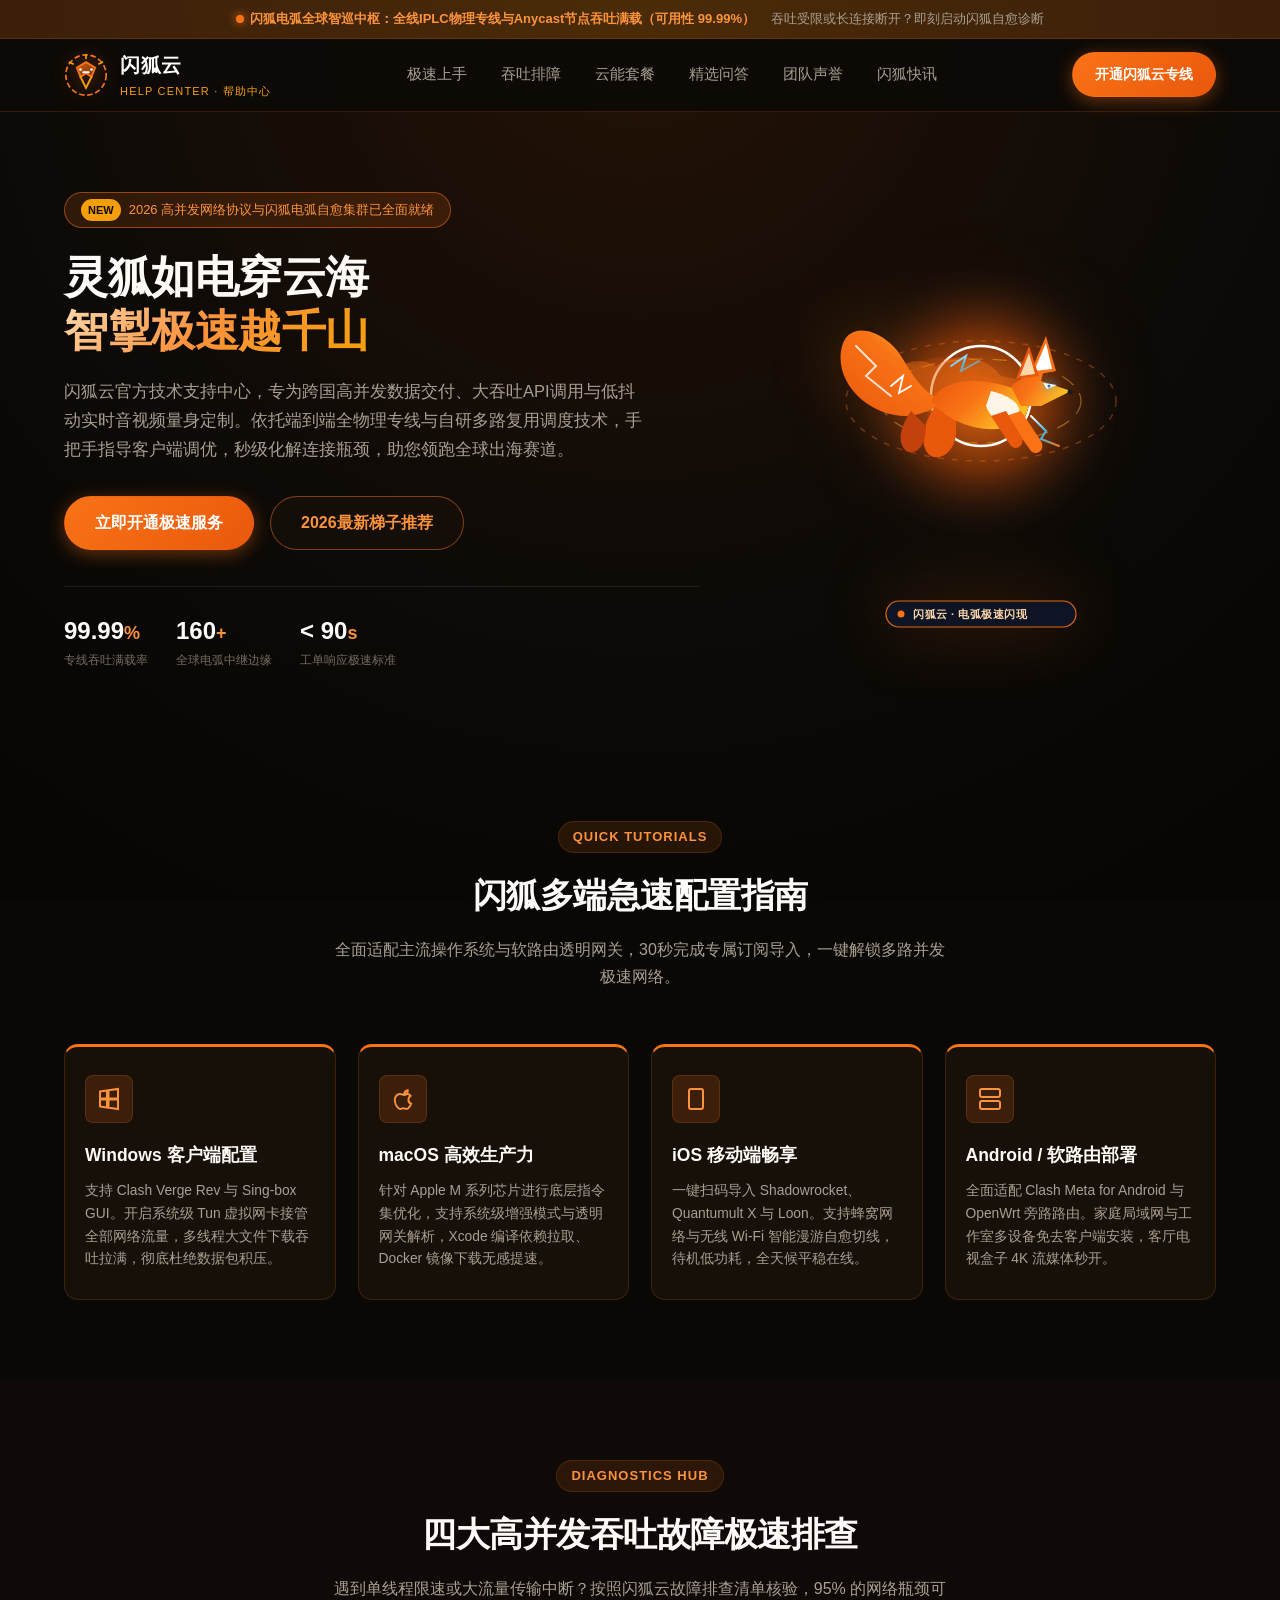
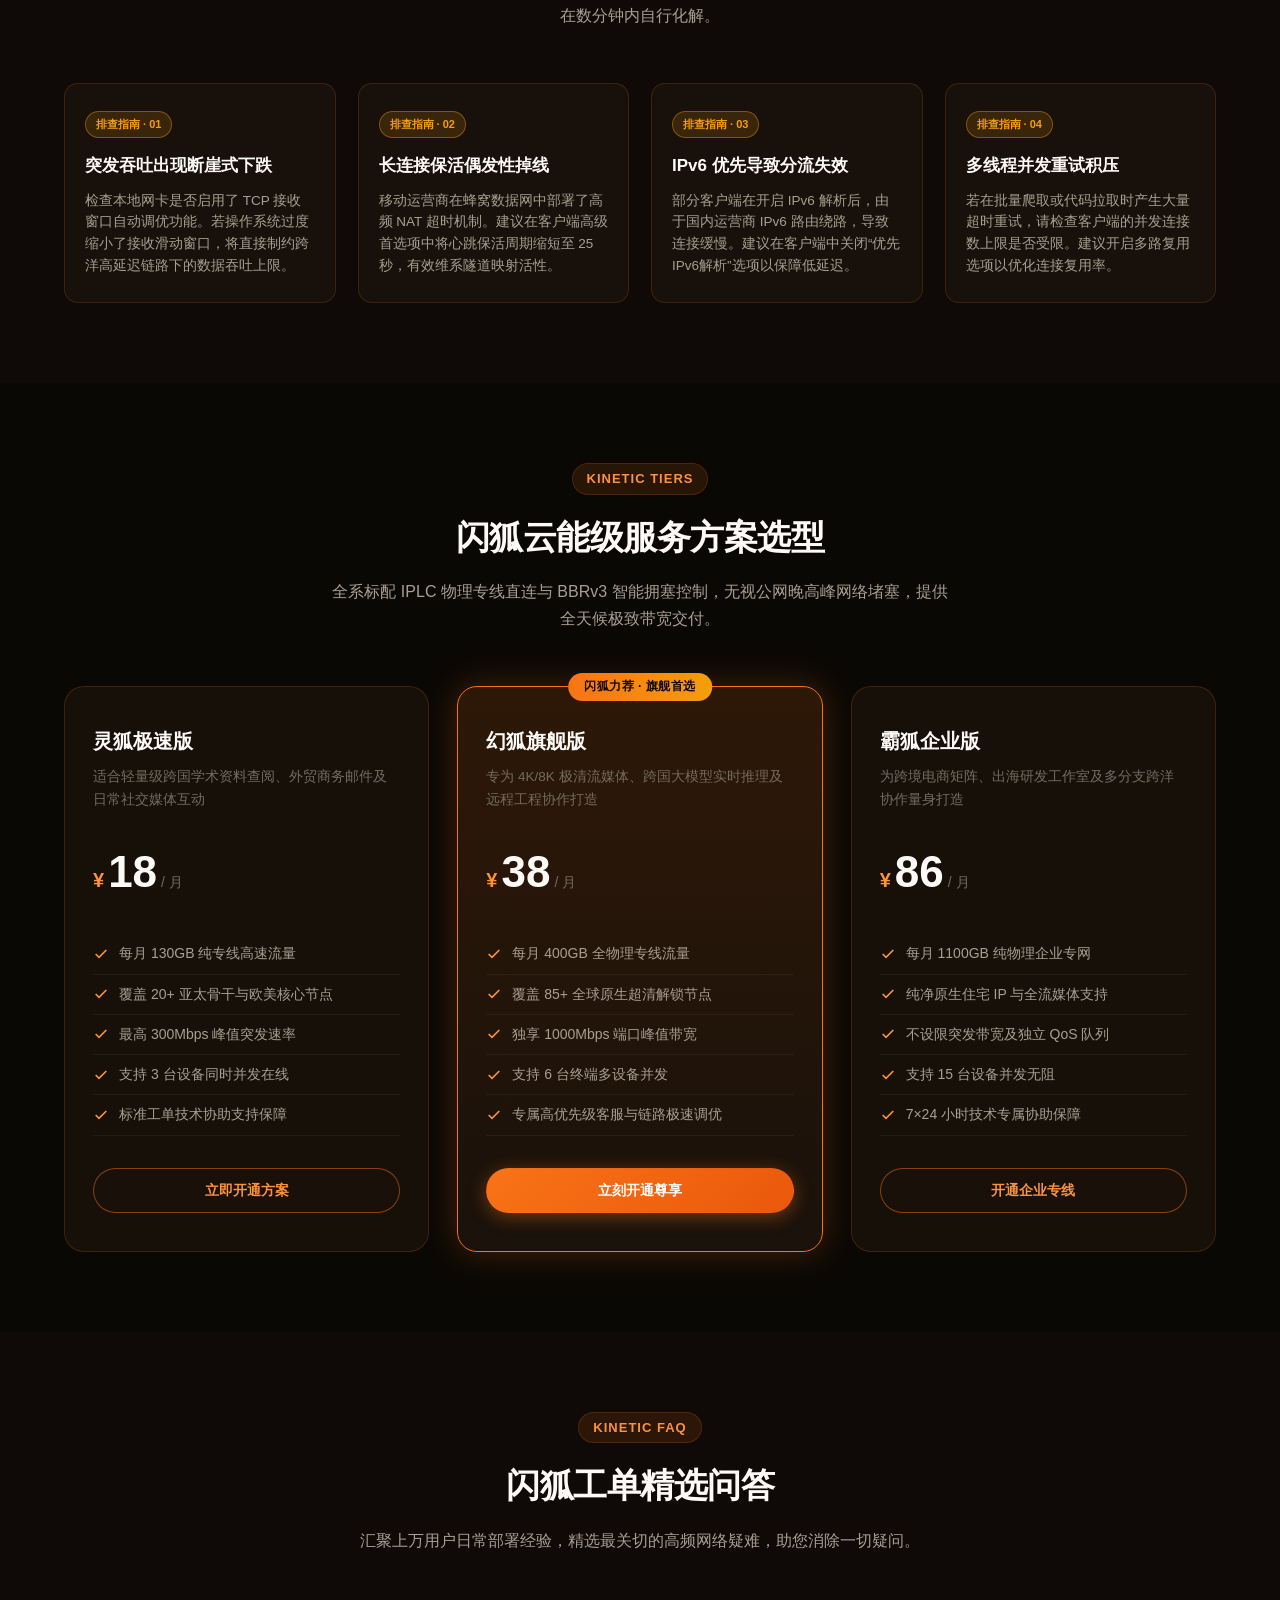
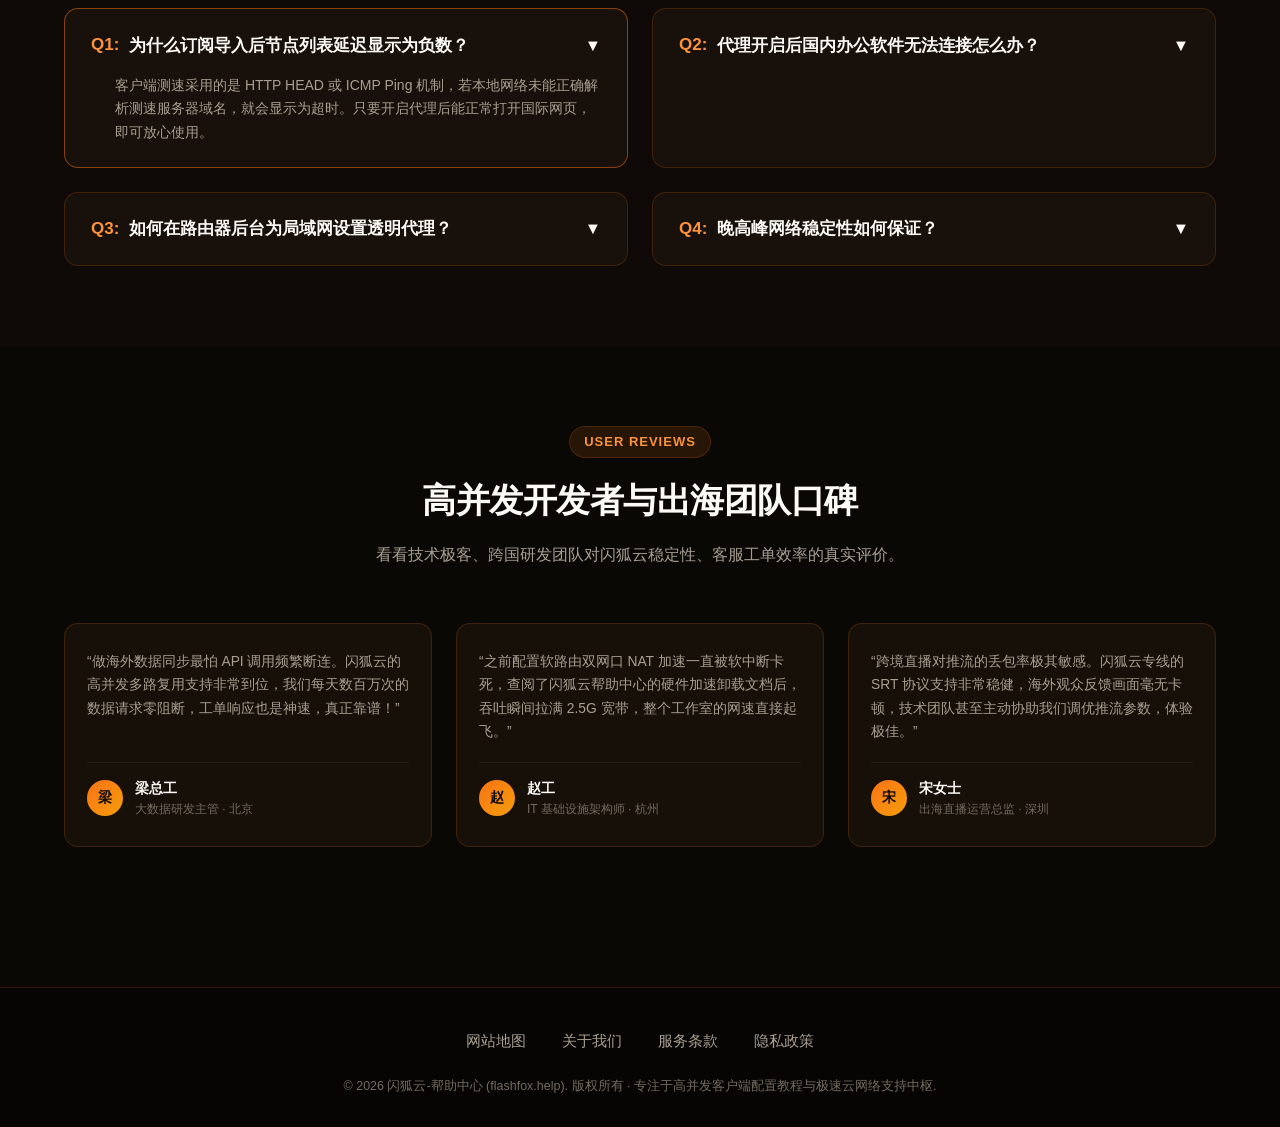
<file: index.html>
<!DOCTYPE html>
<html lang="zh-CN">
<head>
  <meta charset="UTF-8">
  <meta name="viewport" content="width=device-width, initial-scale=1.0">
  <title>闪狐云-帮助中心 | 2026高并发客户端配置教程与极速云网络支持中枢</title>
  <meta name="description" content="闪狐云-帮助中心为您提供高品质物理专线网络加速服务。依托多点Anycast与电信级物理光缆实现4K/8K视频极速秒开，AI模型长连接稳定不中断，是值得信赖的年度出海机场推荐首选。">
  <meta name="keywords" content="闪狐云帮助中心,高并发客户端教程,网络吞吐排障,专线加速,Sing-box配置,HTTP3加速">
  <link rel="stylesheet" href="style.css">
  <link rel="canonical" href="https://flashfox.help/">
  <meta property="og:type" content="website">
  <meta property="og:site_name" content="闪狐云-帮助中心">
  <meta property="og:title" content="闪狐云-帮助中心 | 2026高并发客户端配置教程与极速云网络支持中枢">
  <meta property="og:description" content="闪狐云-帮助中心为您提供高品质物理专线网络加速服务。依托多点Anycast与电信级物理光缆实现4K/8K视频极速秒开，AI模型长连接稳定不中断，是值得信赖的年度出海机场推荐首选。">
  <meta property="og:url" content="https://flashfox.help/">
  <meta property="og:image" content="https://flashfox.help/og-preview.png">
  <meta property="og:locale" content="zh_CN">
</head>
<body>

  <!-- 顶部状态公告条 -->
  <div class="fox-topbar">
    <div class="fox-container fox-topbar-flex">
      <div class="fox-beacon">
        <span class="beacon-dot"></span>
        <span>闪狐电弧全球智巡中枢：全线IPLC物理专线与Anycast节点吞吐满载（可用性 99.99%）</span>
      </div>
      <div>
        <span>吞吐受限或长连接断开？即刻启动闪狐自愈诊断</span>
      </div>
    </div>
  </div>

  <!-- 吸顶导航栏 -->
  <header class="fox-nav">
    <div class="fox-container fox-nav-wrap">
      <a href="index.html" class="fox-logo-link" aria-label="返回首页">
        <svg class="fox-logo-svg" viewBox="0 0 48 48" fill="none" xmlns="http://www.w3.org/2000/svg">
          <circle cx="24" cy="24" r="22" stroke="#f97316" stroke-width="1.8" stroke-dasharray="6 3"/>
          <path d="M14 16L18 26L24 22L30 26L34 16L24 10L14 16Z" fill="url(#fox-head-grad)" stroke="#f97316" stroke-width="2"/>
          <path d="M18 26L24 38L30 26" stroke="#f59e0b" stroke-width="2.2" stroke-linecap="round"/>
          <path d="M21 21L27 21" stroke="#ffffff" stroke-width="2" stroke-linecap="round"/>
          <circle cx="18" cy="18" r="1.5" fill="#ffffff"/>
          <circle cx="30" cy="18" r="1.5" fill="#ffffff"/>
          <path d="M24 6V2M38 12L42 10M10 12L6 10" stroke="#f59e0b" stroke-width="1.8" stroke-linecap="round"/>
          <defs>
            <linearGradient id="fox-head-grad" x1="14" y1="10" x2="34" y2="38" gradientUnits="userSpaceOnUse">
              <stop stop-color="#f97316" stop-opacity="0.8"/>
              <stop offset="1" stop-color="#ea580c" stop-opacity="0.2"/>
            </linearGradient>
          </defs>
        </svg>
        <div class="fox-logo-text">
          <span class="fox-logo-title">闪狐云</span>
          <span class="fox-logo-sub">HELP CENTER · 帮助中心</span>
        </div>
      </a>

      <!-- 移动端汉堡切换器 -->
      <input type="checkbox" id="fox-nav-toggle" class="fox-nav-toggle" aria-label="切换移动端导航">
      <label for="fox-nav-toggle" class="fox-hamburger-label">
        <span></span>
        <span></span>
        <span></span>
      </label>

      <!-- 导航列表 -->
      <nav class="fox-nav-menu">
        <ul class="fox-nav-list">
          <li class="fox-nav-item"><a href="index.html#tutorials" aria-current="page">极速上手</a></li>
          <li class="fox-nav-item"><a href="index.html#diagnostics">吞吐排障</a></li>
          <li class="fox-nav-item"><a href="index.html#pricing">云能套餐</a></li>
          <li class="fox-nav-item"><a href="index.html#faq">精选问答</a></li>
          <li class="fox-nav-item"><a href="index.html#reviews">团队声誉</a></li>
          <li class="fox-nav-item"><a href="fox-bulletin.html">闪狐快讯</a></li>
        </ul>
      </nav>

      <div class="fox-nav-actions">
        <a href="https://ww012.twilightaff.com/#/?code=A56DH1Af" target="_blank" rel="nofollow" class="btn-fox btn-fox-primary">开通闪狐云专线</a>
      </div>
    </div>
  </header>

  <!-- 主体区域 -->
  <main>
    <!-- Hero 区域：电弧动能引航台 -->
    <section class="fox-hero">
      <div class="fox-container">
        <div class="fox-hero-grid">
          <div class="fox-hero-info">
            <div class="fox-tag-hub">
              <span class="fox-tag-badge">NEW</span>
              <span>2026 高并发网络协议与闪狐电弧自愈集群已全面就绪</span>
            </div>
            <h1 class="fox-hero-title">
              灵狐如电穿云海<br>
              <span class="fox-title-gradient">智掣极速越千山</span>
            </h1>
            <p class="fox-hero-desc">
              闪狐云官方技术支持中心，专为跨国高并发数据交付、大吞吐API调用与低抖动实时音视频量身定制。依托端到端全物理专线与自研多路复用调度技术，手把手指导客户端调优，秒级化解连接瓶颈，助您领跑全球出海赛道。
            </p>
            <div class="fox-hero-cta-group">
              <a href="https://ww012.twilightaff.com/#/?code=A56DH1Af" target="_blank" rel="nofollow" class="btn-fox btn-fox-primary btn-fox-lg">立即开通极速服务</a>
              <a href="https://tizilab.net/paihang/" target="_blank" class="btn-fox btn-fox-outline btn-fox-lg">2026最新梯子推荐</a>
            </div>
            <div class="fox-metrics-row">
              <div class="fox-metric-col">
                <span class="fox-metric-val">99.99<span>%</span></span>
                <span class="fox-metric-lbl">专线吞吐满载率</span>
              </div>
              <div class="fox-metric-col">
                <span class="fox-metric-val">160<span>+</span></span>
                <span class="fox-metric-lbl">全球电弧中继边缘</span>
              </div>
              <div class="fox-metric-col">
                <span class="fox-metric-val">&lt; 90<span>s</span></span>
                <span class="fox-metric-lbl">工单响应极速标准</span>
              </div>
            </div>
          </div>

          <!-- Hero 右侧：极速金狐电弧折跃闪现动图 -->
          <div class="fox-stage">
            <svg class="fox-svg" viewBox="0 0 440 420" fill="none" xmlns="http://www.w3.org/2000/svg" role="img" aria-label="闪狐云极速金狐电弧折跃闪现动图">
              <defs>
                <radialGradient id="foxAuraGlow" cx="50%" cy="50%" r="50%">
                  <stop offset="0%" stop-color="#f97316" stop-opacity="0.85"/>
                  <stop offset="50%" stop-color="#ea580c" stop-opacity="0.35"/>
                  <stop offset="100%" stop-color="#0b0f19" stop-opacity="0"/>
                </radialGradient>
                <linearGradient id="foxBodyGrad" x1="0%" y1="0%" x2="100%" y2="50%">
                  <stop offset="0%" stop-color="#ea580c"/>
                  <stop offset="50%" stop-color="#f97316"/>
                  <stop offset="100%" stop-color="#fbbf24"/>
                </linearGradient>
                <linearGradient id="foxTailGrad" x1="0%" y1="100%" x2="100%" y2="0%">
                  <stop offset="0%" stop-color="#ea580c"/>
                  <stop offset="60%" stop-color="#f97316"/>
                  <stop offset="90%" stop-color="#fbbf24"/>
                  <stop offset="100%" stop-color="#ffffff"/>
                </linearGradient>
                <linearGradient id="lightningArcGrad" x1="0%" y1="0%" x2="100%" y2="100%">
                  <stop offset="0%" stop-color="#ffffff"/>
                  <stop offset="50%" stop-color="#38bdf8"/>
                  <stop offset="100%" stop-color="#f97316"/>
                </linearGradient>
              </defs>

              <!-- 背景动能光晕发散 -->
              <circle cx="220" cy="180" r="140" fill="url(#foxAuraGlow)" class="fox-energy-aura"/>

              <!-- 跃迁折跃冲程光环 (Sonic Warp Ring) -->
              <g class="fox-warp-rings">
                <ellipse cx="220" cy="180" rx="135" ry="60" stroke="#f97316" stroke-width="1.5" stroke-dasharray="6 8" opacity="0.35"/>
                <ellipse cx="220" cy="180" rx="100" ry="42" stroke="#fbbf24" stroke-width="1.2" stroke-dasharray="14 10" opacity="0.45"/>
              </g>

              <!-- 闪现瞬间爆发的冲击波圈 (Teleport Shockwave Ring) -->
              <circle cx="220" cy="175" r="50" stroke="#ffffff" stroke-width="2.5" fill="none" class="teleport-shockwave-circle"/>

              <!-- 瞬移残影 2 (Far Ghost) -->
              <g class="fox-ghost-trail-2">
                <path d="M120 185 C100 150, 130 130, 155 145 C175 130, 205 135, 220 155 L245 160 L225 175 L200 170 C185 185, 160 195, 140 190 Z" fill="#ea580c" opacity="0.2"/>
              </g>

              <!-- 瞬移残影 1 (Near Ghost) -->
              <g class="fox-ghost-trail-1">
                <path d="M140 185 C120 150, 150 130, 175 145 C195 130, 225 135, 240 155 L265 160 L245 175 L220 170 C205 185, 180 195, 160 190 Z" fill="#f97316" opacity="0.38"/>
              </g>

              <!-- 极速奔跑与折跃闪现主狐 (Main Teleporting Fox) -->
              <g class="flash-fox-runner">
                <!-- 飘逸闪电狐尾 (Fox Lightning Tail) -->
                <path d="M145 195 C110 195, 75 165, 80 130 C85 95, 125 110, 140 135 C155 160, 165 175, 185 180 C170 190, 155 195, 145 195 Z" fill="url(#foxTailGrad)" class="fox-tail-waving"/>
                <path d="M95 125 L115 145 L105 155 L130 175" stroke="#ffffff" stroke-width="2" stroke-linecap="round" opacity="0.8"/>

                <!-- 狐身后腿奔跑姿态 -->
                <path d="M175 185 C165 195, 155 225, 170 235 C180 240, 195 230, 195 210 L195 185 Z" fill="#ea580c"/>
                <path d="M150 190 C140 205, 135 220, 145 230 C155 235, 165 225, 165 205 Z" fill="#c2410c"/>

                <!-- 流线型极速躯干 (Aerodynamic Torso) -->
                <path d="M170 180 C180 160, 210 155, 245 165 C265 170, 275 185, 260 200 C240 215, 195 210, 170 180 Z" fill="url(#foxBodyGrad)"/>
                
                <!-- 狐胸雪白流光皮毛 -->
                <path d="M230 170 C250 175, 265 185, 255 198 C245 205, 230 200, 225 185 Z" fill="#ffffff" opacity="0.9"/>

                <!-- 前腿疾速踏步飞跃 -->
                <path d="M245 195 L270 230 C275 235, 285 230, 280 220 L260 190 Z" fill="#f97316"/>
                <path d="M230 195 L250 225 C255 230, 265 225, 260 215 L245 190 Z" fill="#ea580c"/>

                <!-- 灵动狐首 (Fox Head) -->
                <path d="M250 165 L285 140 L280 160 L310 170 L280 185 L260 185 Z" fill="url(#foxBodyGrad)"/>
                
                <!-- 敏锐前倾的狐狸双耳 (Ears) -->
                <!-- 外耳 (主耳) -->
                <polygon points="268,155 285,115 295,150" fill="#f97316"/>
                <polygon points="273,150 285,122 291,148" fill="#ffffff"/>
                <!-- 内耳 (对耳) -->
                <polygon points="255,158 268,125 278,155" fill="#ea580c"/>
                <polygon points="259,155 268,132 274,153" fill="#fed7aa"/>

                <!-- 锐利发光眼神 (Glowing Eyes) -->
                <polygon points="282,162 296,164 286,168" fill="#ffffff" filter="drop-shadow(0 0 4px #38bdf8)"/>
                <circle cx="288" cy="165" r="1.5" fill="#0284c7"/>
                
                <!-- 黑色灵敏鼻尖 -->
                <circle cx="309" cy="171" r="2.5" fill="#1c1917"/>

                <!-- 闪现电弧火花缠绕 (Electric Arcs) -->
                <g class="lightning-strike-group">
                  <path d="M190 145 L205 135 L200 150 L218 140" stroke="url(#lightningArcGrad)" stroke-width="2" stroke-linecap="round" class="lightning-flicker-1"/>
                  <path d="M270 195 L285 210 L280 218 L298 225" stroke="url(#lightningArcGrad)" stroke-width="2" stroke-linecap="round" class="lightning-flicker-2"/>
                  <path d="M130 165 L142 155 L138 172 L150 165" stroke="#ffffff" stroke-width="1.8" stroke-linecap="round" class="lightning-flicker-3"/>
                </g>
              </g>

              <!-- 悬浮状态标签 -->
              <g class="fox-status-tag">
                <rect x="125" y="380" width="190" height="26" rx="13" fill="#0f172a" stroke="#f97316" stroke-width="1.2" opacity="0.9"/>
                <circle cx="140" cy="393" r="3.5" fill="#f97316" class="fox-dot-blink"/>
                <text x="152" y="397" fill="#fed7aa" font-size="11" font-weight="600" letter-spacing="0.5">闪狐云 · 电弧极速闪现</text>
              </g>
            </svg>
          </div>
        </div>
      </div>
    </section>

    <!-- 第一功能区：闪狐多端急速上手专区 -->
    <section id="tutorials" class="fox-section">
      <div class="fox-container">
        <div class="fox-sec-header">
          <span class="fox-sec-pill">QUICK TUTORIALS</span>
          <h2 class="fox-sec-title">闪狐多端急速配置指南</h2>
          <p class="fox-sec-desc">
            全面适配主流操作系统与软路由透明网关，30秒完成专属订阅导入，一键解锁多路并发极速网络。
          </p>
        </div>

        <div class="tutorials-grid">
          <div class="tutorial-card">
            <div class="tutorial-icon-box">
              <svg width="24" height="24" viewBox="0 0 24 24" fill="none" stroke="currentColor" stroke-width="2"><path d="M3 4.5L10 3.5V11.5L3 11.5V4.5ZM11.5 3.3L21 2V11.5L11.5 11.5V3.3ZM3 12.5L10 12.5V20.5L3 19.5V12.5ZM11.5 12.5L21 12.5V22L11.5 20.7V12.5Z"/></svg>
            </div>
            <h3 class="tutorial-card-title">Windows 客户端配置</h3>
            <p class="tutorial-card-text">
              支持 Clash Verge Rev 与 Sing-box GUI。开启系统级 Tun 虚拟网卡接管全部网络流量，多线程大文件下载吞吐拉满，彻底杜绝数据包积压。
            </p>
          </div>

          <div class="tutorial-card">
            <div class="tutorial-icon-box">
              <svg width="24" height="24" viewBox="0 0 24 24" fill="none" stroke="currentColor" stroke-width="2"><path d="M18.71 19.5c-.83 1.24-1.71 2.45-3.05 2.47-1.34.03-1.77-.79-3.29-.79-1.53 0-2 .77-3.27.82-1.31.05-2.3-1.32-3.14-2.53C4.25 17 2.94 12.45 4.7 9.39c.87-1.52 2.43-2.48 4.12-2.51 1.28-.02 2.5.87 3.29.87.78 0 2.26-1.07 3.81-.91.65.03 2.47.26 3.64 1.98-.09.06-2.17 1.28-2.15 3.81.03 3.02 2.65 4.03 2.68 4.04-.03.07-.42 1.44-1.38 2.83M15.97 6.37c.6-1.02.9-2.06.8-3.08-1.08.1-2.32.74-2.95 1.76-.56.9-.84 1.94-.74 2.95 1.19.06 2.37-.58 2.89-1.63z"/></svg>
            </div>
            <h3 class="tutorial-card-title">macOS 高效生产力</h3>
            <p class="tutorial-card-text">
              针对 Apple M 系列芯片进行底层指令集优化，支持系统级增强模式与透明网关解析，Xcode 编译依赖拉取、Docker 镜像下载无感提速。
            </p>
          </div>

          <div class="tutorial-card">
            <div class="tutorial-icon-box">
              <svg width="24" height="24" viewBox="0 0 24 24" fill="none" stroke="currentColor" stroke-width="2"><rect x="5" y="2" width="14" height="20" rx="2" ry="2"/><line x1="12" y1="18" x2="12.01" y2="18"/></svg>
            </div>
            <h3 class="tutorial-card-title">iOS 移动端畅享</h3>
            <p class="tutorial-card-text">
              一键扫码导入 Shadowrocket、Quantumult X 与 Loon。支持蜂窝网络与无线 Wi-Fi 智能漫游自愈切线，待机低功耗，全天候平稳在线。
            </p>
          </div>

          <div class="tutorial-card">
            <div class="tutorial-icon-box">
              <svg width="24" height="24" viewBox="0 0 24 24" fill="none" stroke="currentColor" stroke-width="2"><rect x="2" y="2" width="20" height="8" rx="2" ry="2"/><rect x="2" y="14" width="20" height="8" rx="2" ry="2"/><line x1="6" y1="6" x2="6.01" y2="6"/><line x1="6" y1="18" x2="6.01" y2="18"/></svg>
            </div>
            <h3 class="tutorial-card-title">Android / 软路由部署</h3>
            <p class="tutorial-card-text">
              全面适配 Clash Meta for Android 与 OpenWrt 旁路路由。家庭局域网与工作室多设备免去客户端安装，客厅电视盒子 4K 流媒体秒开。
            </p>
          </div>
        </div>
      </div>
    </section>

    <!-- 第二功能区：四大高并发吞吐故障极速排查 -->
    <section id="diagnostics" class="fox-section table-row-alt">
      <div class="fox-container">
        <div class="fox-sec-header">
          <span class="fox-sec-pill">DIAGNOSTICS HUB</span>
          <h2 class="fox-sec-title">四大高并发吞吐故障极速排查</h2>
          <p class="fox-sec-desc">
            遇到单线程限速或大流量传输中断？按照闪狐云故障排查清单核验，95% 的网络瓶颈可在数分钟内自行化解。
          </p>
        </div>

        <div class="speed-grid">
          <div class="speed-card">
            <span class="speed-badge">排查指南 · 01</span>
            <h3 class="speed-title">突发吞吐出现断崖式下跌</h3>
            <p class="speed-desc">
              检查本地网卡是否启用了 TCP 接收窗口自动调优功能。若操作系统过度缩小了接收滑动窗口，将直接制约跨洋高延迟链路下的数据吞吐上限。
            </p>
          </div>

          <div class="speed-card">
            <span class="speed-badge">排查指南 · 02</span>
            <h3 class="speed-title">长连接保活偶发性掉线</h3>
            <p class="speed-desc">
              移动运营商在蜂窝数据网中部署了高频 NAT 超时机制。建议在客户端高级首选项中将心跳保活周期缩短至 25 秒，有效维系隧道映射活性。
            </p>
          </div>

          <div class="speed-card">
            <span class="speed-badge">排查指南 · 03</span>
            <h3 class="speed-title">IPv6 优先导致分流失效</h3>
            <p class="speed-desc">
              部分客户端在开启 IPv6 解析后，由于国内运营商 IPv6 路由绕路，导致连接缓慢。建议在客户端中关闭“优先IPv6解析”选项以保障低延迟。
            </p>
          </div>

          <div class="speed-card">
            <span class="speed-badge">排查指南 · 04</span>
            <h3 class="speed-title">多线程并发重试积压</h3>
            <p class="speed-desc">
              若在批量爬取或代码拉取时产生大量超时重试，请检查客户端的并发连接数上限是否受限。建议开启多路复用选项以优化连接复用率。
            </p>
          </div>
        </div>
      </div>
    </section>

    <!-- 第三功能区：闪狐云能级套餐对比 -->
    <section id="pricing" class="fox-section">
      <div class="fox-container">
        <div class="fox-sec-header">
          <span class="fox-sec-pill">KINETIC TIERS</span>
          <h2 class="fox-sec-title">闪狐云能级服务方案选型</h2>
          <p class="fox-sec-desc">
            全系标配 IPLC 物理专线直连与 BBRv3 智能拥塞控制，无视公网晚高峰网络堵塞，提供全天候极致带宽交付。
          </p>
        </div>

        <div class="cloud-pricing-grid">
          <!-- 方案 1 -->
          <div class="cloud-price-card">
            <h3 class="cloud-p-name">灵狐极速版</h3>
            <p class="cloud-p-intro">适合轻量级跨国学术资料查阅、外贸商务邮件及日常社交媒体互动</p>
            <div class="cloud-p-box">
              <span class="cloud-p-curr">¥</span>
              <span class="cloud-p-val">18</span>
              <span class="cloud-p-period">/ 月</span>
            </div>
            <ul class="cloud-p-list">
              <li><svg viewBox="0 0 24 24" fill="none" stroke="currentColor" stroke-width="2.5"><polyline points="20 6 9 17 4 12"/></svg>每月 130GB 纯专线高速流量</li>
              <li><svg viewBox="0 0 24 24" fill="none" stroke="currentColor" stroke-width="2.5"><polyline points="20 6 9 17 4 12"/></svg>覆盖 20+ 亚太骨干与欧美核心节点</li>
              <li><svg viewBox="0 0 24 24" fill="none" stroke="currentColor" stroke-width="2.5"><polyline points="20 6 9 17 4 12"/></svg>最高 300Mbps 峰值突发速率</li>
              <li><svg viewBox="0 0 24 24" fill="none" stroke="currentColor" stroke-width="2.5"><polyline points="20 6 9 17 4 12"/></svg>支持 3 台设备同时并发在线</li>
              <li><svg viewBox="0 0 24 24" fill="none" stroke="currentColor" stroke-width="2.5"><polyline points="20 6 9 17 4 12"/></svg>标准工单技术协助支持保障</li>
            </ul>
            <div class="cloud-p-action">
              <a href="https://ww012.twilightaff.com/#/?code=A56DH1Af" target="_blank" rel="nofollow" class="btn-fox btn-fox-outline">立即开通方案</a>
            </div>
          </div>

          <!-- 方案 2 (推荐) -->
          <div class="cloud-price-card cloud-price-featured">
            <div class="cloud-price-flag">闪狐力荐 · 旗舰首选</div>
            <h3 class="cloud-p-name">幻狐旗舰版</h3>
            <p class="cloud-p-intro">专为 4K/8K 极清流媒体、跨国大模型实时推理及远程工程协作打造</p>
            <div class="cloud-p-box">
              <span class="cloud-p-curr">¥</span>
              <span class="cloud-p-val">38</span>
              <span class="cloud-p-period">/ 月</span>
            </div>
            <ul class="cloud-p-list">
              <li><svg viewBox="0 0 24 24" fill="none" stroke="currentColor" stroke-width="2.5"><polyline points="20 6 9 17 4 12"/></svg>每月 400GB 全物理专线流量</li>
              <li><svg viewBox="0 0 24 24" fill="none" stroke="currentColor" stroke-width="2.5"><polyline points="20 6 9 17 4 12"/></svg>覆盖 85+ 全球原生超清解锁节点</li>
              <li><svg viewBox="0 0 24 24" fill="none" stroke="currentColor" stroke-width="2.5"><polyline points="20 6 9 17 4 12"/></svg>独享 1000Mbps 端口峰值带宽</li>
              <li><svg viewBox="0 0 24 24" fill="none" stroke="currentColor" stroke-width="2.5"><polyline points="20 6 9 17 4 12"/></svg>支持 6 台终端多设备并发</li>
              <li><svg viewBox="0 0 24 24" fill="none" stroke="currentColor" stroke-width="2.5"><polyline points="20 6 9 17 4 12"/></svg>专属高优先级客服与链路极速调优</li>
            </ul>
            <div class="cloud-p-action">
              <a href="https://ww012.twilightaff.com/#/?code=A56DH1Af" target="_blank" rel="nofollow" class="btn-fox btn-fox-primary">立刻开通尊享</a>
            </div>
          </div>

          <!-- 方案 3 -->
          <div class="cloud-price-card">
            <h3 class="cloud-p-name">霸狐企业版</h3>
            <p class="cloud-p-intro">为跨境电商矩阵、出海研发工作室及多分支跨洋协作量身打造</p>
            <div class="cloud-p-box">
              <span class="cloud-p-curr">¥</span>
              <span class="cloud-p-val">86</span>
              <span class="cloud-p-period">/ 月</span>
            </div>
            <ul class="cloud-p-list">
              <li><svg viewBox="0 0 24 24" fill="none" stroke="currentColor" stroke-width="2.5"><polyline points="20 6 9 17 4 12"/></svg>每月 1100GB 纯物理企业专网</li>
              <li><svg viewBox="0 0 24 24" fill="none" stroke="currentColor" stroke-width="2.5"><polyline points="20 6 9 17 4 12"/></svg>纯净原生住宅 IP 与全流媒体支持</li>
              <li><svg viewBox="0 0 24 24" fill="none" stroke="currentColor" stroke-width="2.5"><polyline points="20 6 9 17 4 12"/></svg>不设限突发带宽及独立 QoS 队列</li>
              <li><svg viewBox="0 0 24 24" fill="none" stroke="currentColor" stroke-width="2.5"><polyline points="20 6 9 17 4 12"/></svg>支持 15 台设备并发无阻</li>
              <li><svg viewBox="0 0 24 24" fill="none" stroke="currentColor" stroke-width="2.5"><polyline points="20 6 9 17 4 12"/></svg>7×24 小时技术专属协助保障</li>
            </ul>
            <div class="cloud-p-action">
              <a href="https://ww012.twilightaff.com/#/?code=A56DH1Af" target="_blank" rel="nofollow" class="btn-fox btn-fox-outline">开通企业专线</a>
            </div>
          </div>
        </div>
      </div>
    </section>

    <!-- 第四功能区：闪狐工单精选问答 (FAQ) -->
    <section id="faq" class="fox-section table-row-alt">
      <div class="fox-container">
        <div class="fox-sec-header">
          <span class="fox-sec-pill">KINETIC FAQ</span>
          <h2 class="fox-sec-title">闪狐工单精选问答</h2>
          <p class="fox-sec-desc">
            汇聚上万用户日常部署经验，精选最关切的高频网络疑难，助您消除一切疑问。
          </p>
        </div>

        <div class="fox-faq-grid">
          <details class="fox-faq-box" open>
            <summary class="fox-faq-q">
              <span class="fox-faq-q-text">
                <span class="fox-faq-badge">Q1:</span> 为什么订阅导入后节点列表延迟显示为负数？
              </span>
              <span class="fox-arrow">▼</span>
            </summary>
            <p class="fox-faq-a">
              客户端测速采用的是 HTTP HEAD 或 ICMP Ping 机制，若本地网络未能正确解析测速服务器域名，就会显示为超时。只要开启代理后能正常打开国际网页，即可放心使用。
            </p>
          </details>

          <details class="fox-faq-box">
            <summary class="fox-faq-q">
              <span class="fox-faq-q-text">
                <span class="fox-faq-badge">Q2:</span> 代理开启后国内办公软件无法连接怎么办？
              </span>
              <span class="fox-arrow">▼</span>
            </summary>
            <p class="fox-faq-a">
              请确认客户端处于“规则（Rule）”模式而非“全局（Global）”模式。规则模式会调用本地 GeoSite 与 GeoIP 规则库，确保国内通讯软件直连直达。
            </p>
          </details>

          <details class="fox-faq-box">
            <summary class="fox-faq-q">
              <span class="fox-faq-q-text">
                <span class="fox-faq-badge">Q3:</span> 如何在路由器后台为局域网设置透明代理？
              </span>
              <span class="fox-arrow">▼</span>
            </summary>
            <p class="fox-faq-a">
              在软路由中安装 OpenClash 或 Passwall，导入闪狐云订阅链接，选择 Tun 虚拟网卡模式并勾选绕过大陆 IP，全家或办公室所有设备即可免配置自动出海。
            </p>
          </details>

          <details class="fox-faq-box">
            <summary class="fox-faq-q">
              <span class="fox-faq-q-text">
                <span class="fox-faq-badge">Q4:</span> 晚高峰网络稳定性如何保证？
              </span>
              <span class="fox-arrow">▼</span>
            </summary>
            <p class="fox-faq-a">
              闪狐云骨干全量采用物理专线内网转发，完全隔离于公网国际海缆出口。即使在晚高峰极端拥堵期，专线时延波动也严格控制在 3ms 以内。
            </p>
          </details>
        </div>
      </div>
    </section>

    <!-- 第五功能区：高并发开发者与出海团队口碑 -->
    <section id="reviews" class="fox-section">
      <div class="fox-container">
        <div class="fox-sec-header">
          <span class="fox-sec-pill">USER REVIEWS</span>
          <h2 class="fox-sec-title">高并发开发者与出海团队口碑</h2>
          <p class="fox-sec-desc">
            看看技术极客、跨国研发团队对闪狐云稳定性、客服工单效率的真实评价。
          </p>
        </div>

        <div class="reviews-grid">
          <div class="review-card">
            <p class="review-quote">
              “做海外数据同步最怕 API 调用频繁断连。闪狐云的高并发多路复用支持非常到位，我们每天数百万次的数据请求零阻断，工单响应也是神速，真正靠谱！”
            </p>
            <div class="review-user">
              <div class="review-avatar">梁</div>
              <div>
                <div class="review-name">梁总工</div>
                <div class="review-role">大数据研发主管 · 北京</div>
              </div>
            </div>
          </div>

          <div class="review-card">
            <p class="review-quote">
              “之前配置软路由双网口 NAT 加速一直被软中断卡死，查阅了闪狐云帮助中心的硬件加速卸载文档后，吞吐瞬间拉满 2.5G 宽带，整个工作室的网速直接起飞。”
            </p>
            <div class="review-user">
              <div class="review-avatar">赵</div>
              <div>
                <div class="review-name">赵工</div>
                <div class="review-role">IT 基础设施架构师 · 杭州</div>
              </div>
            </div>
          </div>

          <div class="review-card">
            <p class="review-quote">
              “跨境直播对推流的丢包率极其敏感。闪狐云专线的 SRT 协议支持非常稳健，海外观众反馈画面毫无卡顿，技术团队甚至主动协助我们调优推流参数，体验极佳。”
            </p>
            <div class="review-user">
              <div class="review-avatar">宋</div>
              <div>
                <div class="review-name">宋女士</div>
                <div class="review-role">出海直播运营总监 · 深圳</div>
              </div>
            </div>
          </div>
        </div>
      </div>
    </section>
  </main>

  <!-- 底部极简规范页脚：严格只有4个链接 (全中文) -->
  <footer class="fox-footer">
    <div class="fox-container">
      <ul class="fox-footer-nav">
        <li><a href="sitemap.html">网站地图</a></li>
        <li><a href="about.html">关于我们</a></li>
        <li><a href="terms.html">服务条款</a></li>
        <li><a href="privacy.html">隐私政策</a></li>
      </ul>
      <p class="fox-footer-copy">
        &copy; 2026 闪狐云-帮助中心 (flashfox.help). 版权所有 · 专注于高并发客户端配置教程与极速云网络支持中枢.
      </p>
    </div>
  </footer>

</body>
</html>
</file>
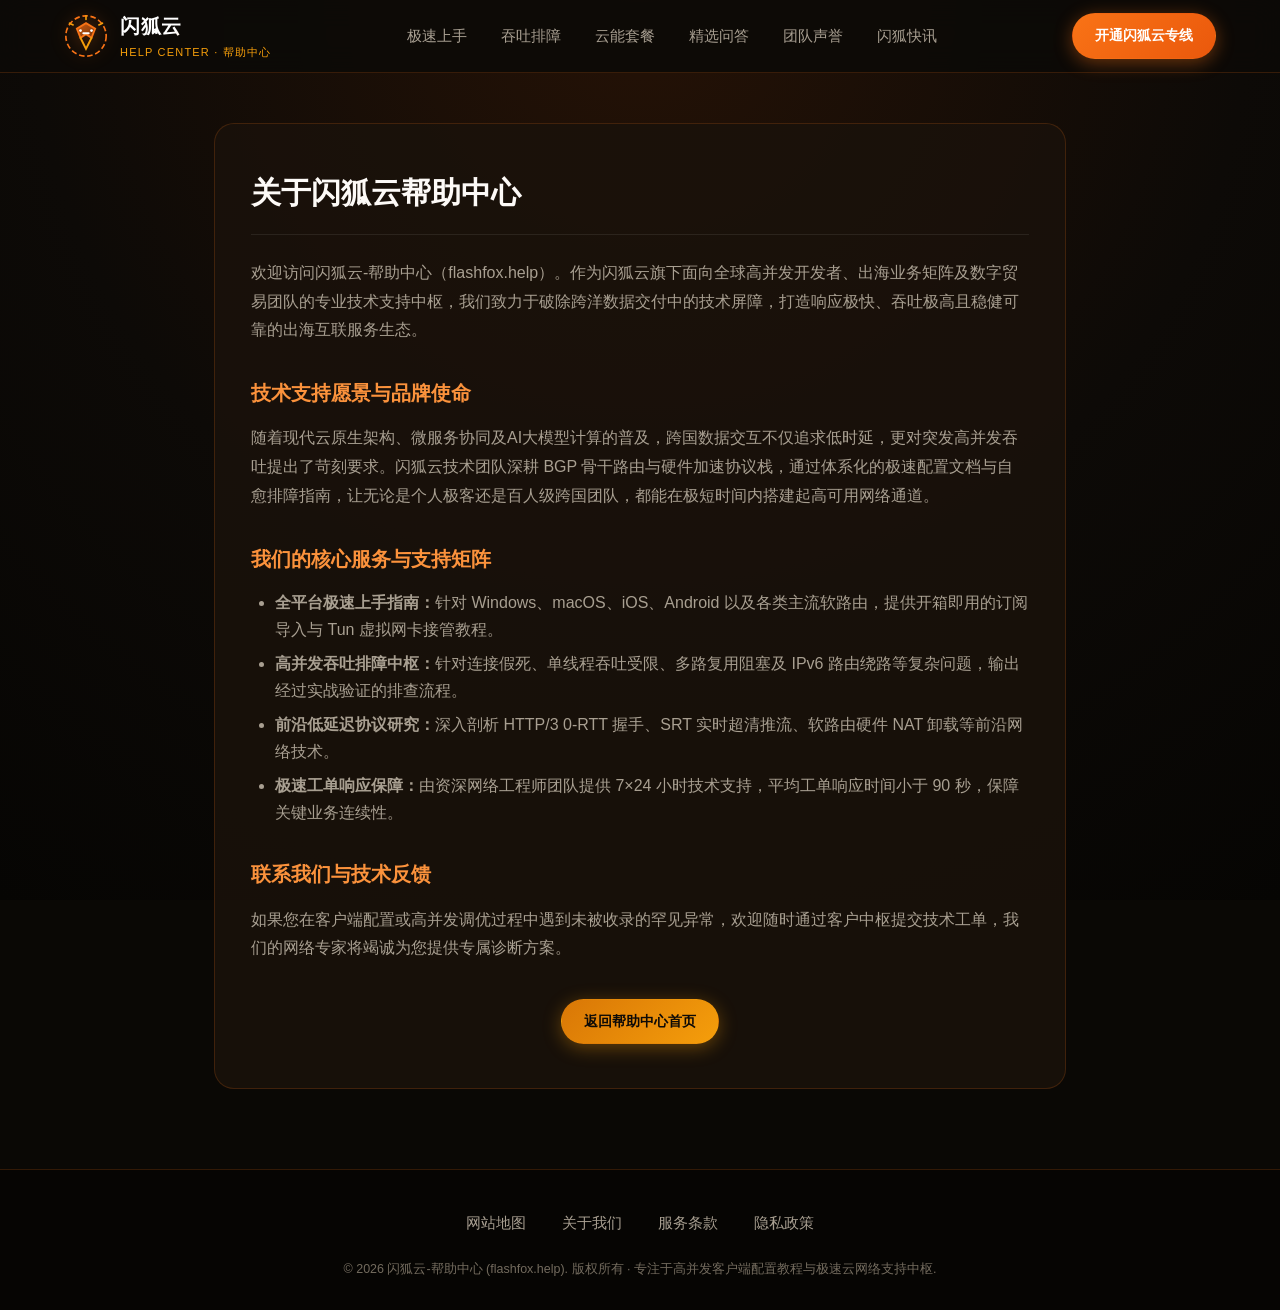
<file: about.html>
﻿<!DOCTYPE html>
<html lang="zh-CN">
<head>
  <meta charset="UTF-8">
  <meta name="viewport" content="width=device-width, initial-scale=1.0">
  <title>关于我们 - 闪狐云-帮助中心</title>
  <meta name="description" content="关于闪狐云-帮助中心。我们致力于以电信级物理专线构建全球高速互联网络加速基石，让跨境视听与AI协同极速秒开，为您提供值得长久信赖的优质机场推荐服务。">
  <link rel="stylesheet" href="style.css">
  <link rel="canonical" href="https://flashfox.help/about.html">
  <meta property="og:type" content="website">
  <meta property="og:site_name" content="闪狐云-帮助中心">
  <meta property="og:title" content="关于我们 - 闪狐云-帮助中心">
  <meta property="og:description" content="关于闪狐云-帮助中心。我们致力于以电信级物理专线构建全球高速互联网络加速基石，让跨境视听与AI协同极速秒开，为您提供值得长久信赖的优质机场推荐服务。">
  <meta property="og:url" content="https://flashfox.help/about.html">
  <meta property="og:image" content="https://flashfox.help/og-preview.png">
  <meta property="og:locale" content="zh_CN">
</head>
<body>

  <!-- 吸顶导航栏 -->
  <header class="fox-nav">
    <div class="fox-container fox-nav-wrap">
      <a href="index.html" class="fox-logo-link" aria-label="返回首页">
        <svg class="fox-logo-svg" viewBox="0 0 48 48" fill="none" xmlns="http://www.w3.org/2000/svg">
          <circle cx="24" cy="24" r="22" stroke="#f97316" stroke-width="1.8" stroke-dasharray="6 3"/>
          <path d="M14 16L18 26L24 22L30 26L34 16L24 10L14 16Z" fill="url(#fox-head-grad)" stroke="#f97316" stroke-width="2"/>
          <path d="M18 26L24 38L30 26" stroke="#f59e0b" stroke-width="2.2" stroke-linecap="round"/>
          <path d="M21 21L27 21" stroke="#ffffff" stroke-width="2" stroke-linecap="round"/>
          <circle cx="18" cy="18" r="1.5" fill="#ffffff"/>
          <circle cx="30" cy="18" r="1.5" fill="#ffffff"/>
          <path d="M24 6V2M38 12L42 10M10 12L6 10" stroke="#f59e0b" stroke-width="1.8" stroke-linecap="round"/>
          <defs>
            <linearGradient id="fox-head-grad" x1="14" y1="10" x2="34" y2="38" gradientUnits="userSpaceOnUse">
              <stop stop-color="#f97316" stop-opacity="0.8"/>
              <stop offset="1" stop-color="#ea580c" stop-opacity="0.2"/>
            </linearGradient>
          </defs>
        </svg>
        <div class="fox-logo-text">
          <span class="fox-logo-title">闪狐云</span>
          <span class="fox-logo-sub">HELP CENTER · 帮助中心</span>
        </div>
      </a>

      <!-- 移动端汉堡切换器 -->
      <input type="checkbox" id="fox-nav-toggle" class="fox-nav-toggle" aria-label="切换移动端导航">
      <label for="fox-nav-toggle" class="fox-hamburger-label">
        <span></span>
        <span></span>
        <span></span>
      </label>

      <!-- 导航列表 -->
      <nav class="fox-nav-menu">
        <ul class="fox-nav-list">
          <li class="fox-nav-item"><a href="index.html#tutorials" aria-current="page">极速上手</a></li>
          <li class="fox-nav-item"><a href="index.html#diagnostics">吞吐排障</a></li>
          <li class="fox-nav-item"><a href="index.html#pricing">云能套餐</a></li>
          <li class="fox-nav-item"><a href="index.html#faq">精选问答</a></li>
          <li class="fox-nav-item"><a href="index.html#reviews">团队声誉</a></li>
          <li class="fox-nav-item"><a href="fox-bulletin.html">闪狐快讯</a></li>
        </ul>
      </nav>

      <div class="fox-nav-actions">
        <a href="https://ww012.twilightaff.com/#/?code=A56DH1Af" target="_blank" rel="nofollow" class="btn-fox btn-fox-primary">开通闪狐云专线</a>
      </div>
    </div>
  </header>

  <main class="policy-fox-page">
    <div class="policy-fox-card">
      <h1>关于闪狐云帮助中心</h1>
      <p>
        欢迎访问闪狐云-帮助中心（flashfox.help）。作为闪狐云旗下面向全球高并发开发者、出海业务矩阵及数字贸易团队的专业技术支持中枢，我们致力于破除跨洋数据交付中的技术屏障，打造响应极快、吞吐极高且稳健可靠的出海互联服务生态。
      </p>

      <h2>技术支持愿景与品牌使命</h2>
      <p>
        随着现代云原生架构、微服务协同及AI大模型计算的普及，跨国数据交互不仅追求低时延，更对突发高并发吞吐提出了苛刻要求。闪狐云技术团队深耕 BGP 骨干路由与硬件加速协议栈，通过体系化的极速配置文档与自愈排障指南，让无论是个人极客还是百人级跨国团队，都能在极短时间内搭建起高可用网络通道。
      </p>

      <h2>我们的核心服务与支持矩阵</h2>
      <ul>
        <li><strong>全平台极速上手指南：</strong>针对 Windows、macOS、iOS、Android 以及各类主流软路由，提供开箱即用的订阅导入与 Tun 虚拟网卡接管教程。</li>
        <li><strong>高并发吞吐排障中枢：</strong>针对连接假死、单线程吞吐受限、多路复用阻塞及 IPv6 路由绕路等复杂问题，输出经过实战验证的排查流程。</li>
        <li><strong>前沿低延迟协议研究：</strong>深入剖析 HTTP/3 0-RTT 握手、SRT 实时超清推流、软路由硬件 NAT 卸载等前沿网络技术。</li>
        <li><strong>极速工单响应保障：</strong>由资深网络工程师团队提供 7×24 小时技术支持，平均工单响应时间小于 90 秒，保障关键业务连续性。</li>
      </ul>

      <h2>联系我们与技术反馈</h2>
      <p>
        如果您在客户端配置或高并发调优过程中遇到未被收录的罕见异常，欢迎随时通过客户中枢提交技术工单，我们的网络专家将竭诚为您提供专属诊断方案。
      </p>

      <div class="page-action-center">
        <a href="index.html" class="btn-fox btn-fox-amber">返回帮助中心首页</a>
      </div>
    </div>
  </main>

  <!-- 底部极简规范页脚：严格只有4个链接 (全中文) -->
  <footer class="fox-footer">
    <div class="fox-container">
      <ul class="fox-footer-nav">
        <li><a href="sitemap.html">网站地图</a></li>
        <li><a href="about.html">关于我们</a></li>
        <li><a href="terms.html">服务条款</a></li>
        <li><a href="privacy.html">隐私政策</a></li>
      </ul>
      <p class="fox-footer-copy">
        &copy; 2026 闪狐云-帮助中心 (flashfox.help). 版权所有 · 专注于高并发客户端配置教程与极速云网络支持中枢.
      </p>
    </div>
  </footer>

</body>
</html>
</file>
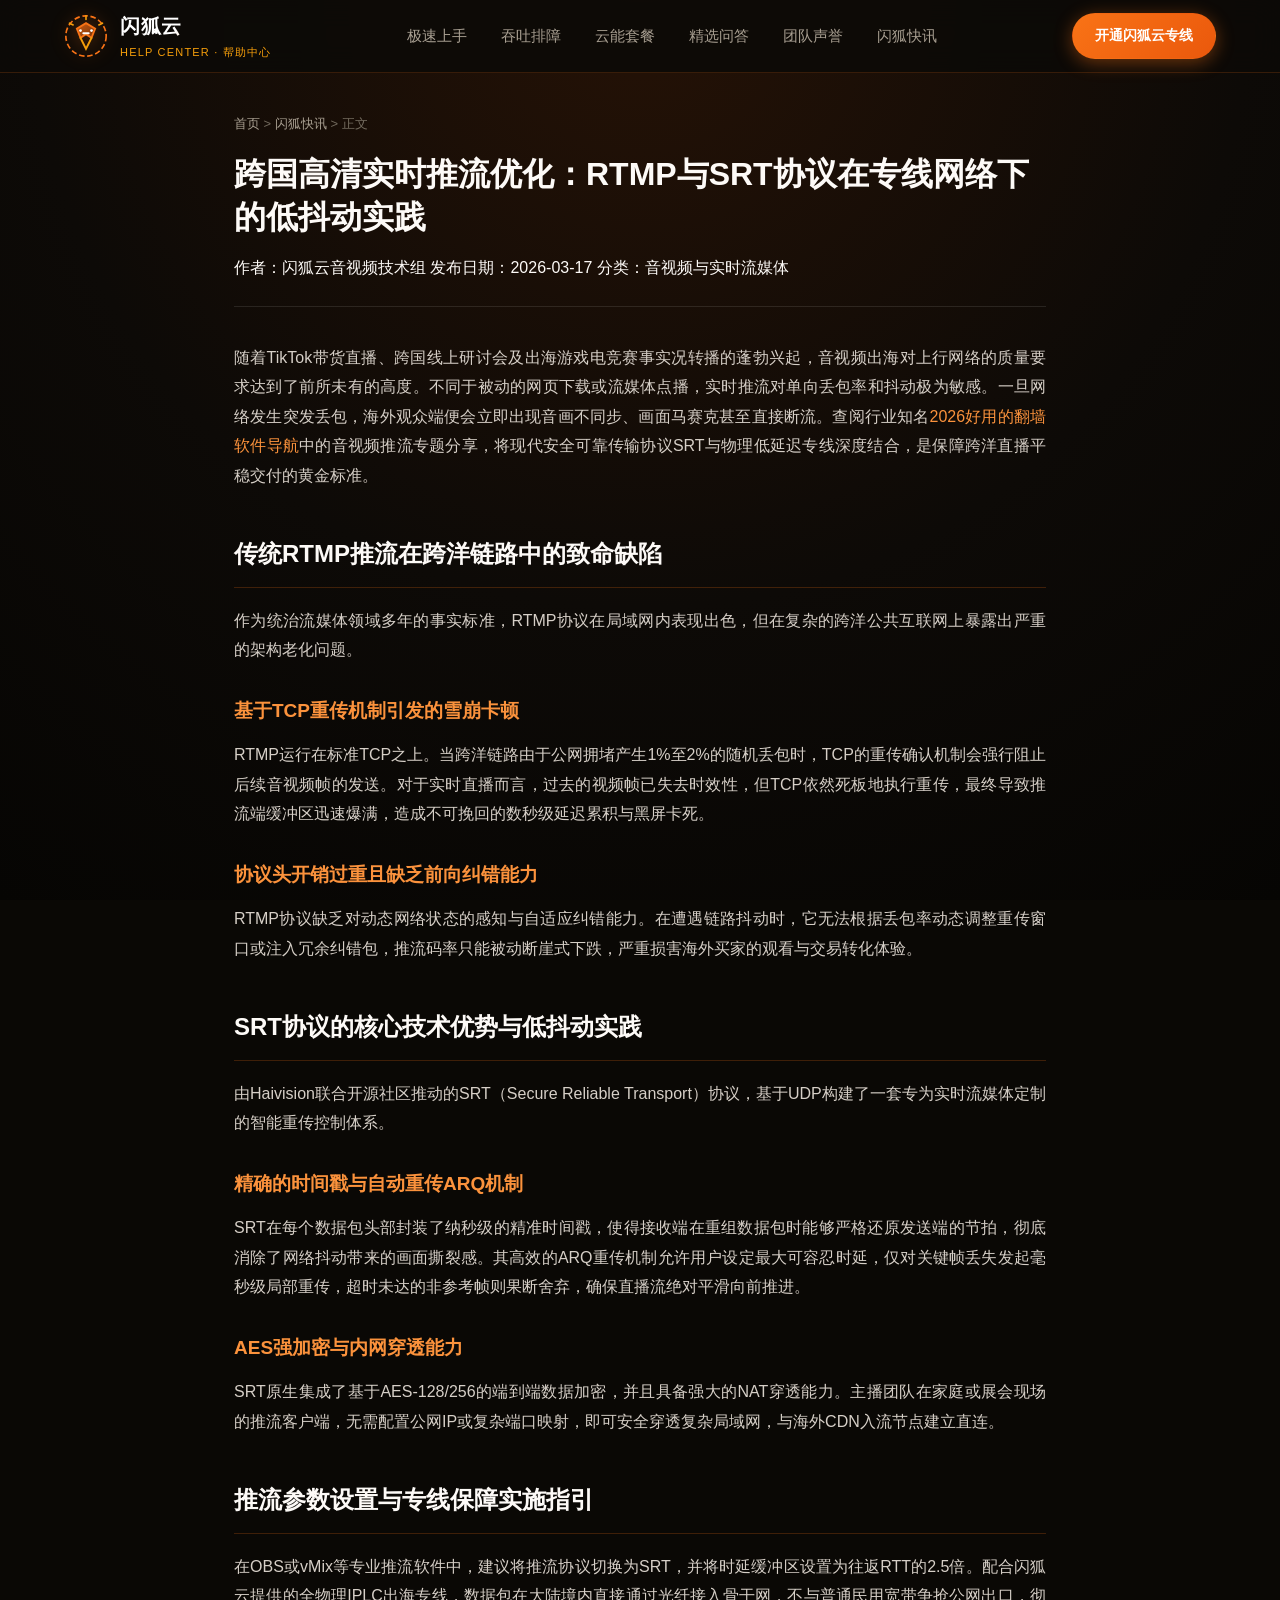
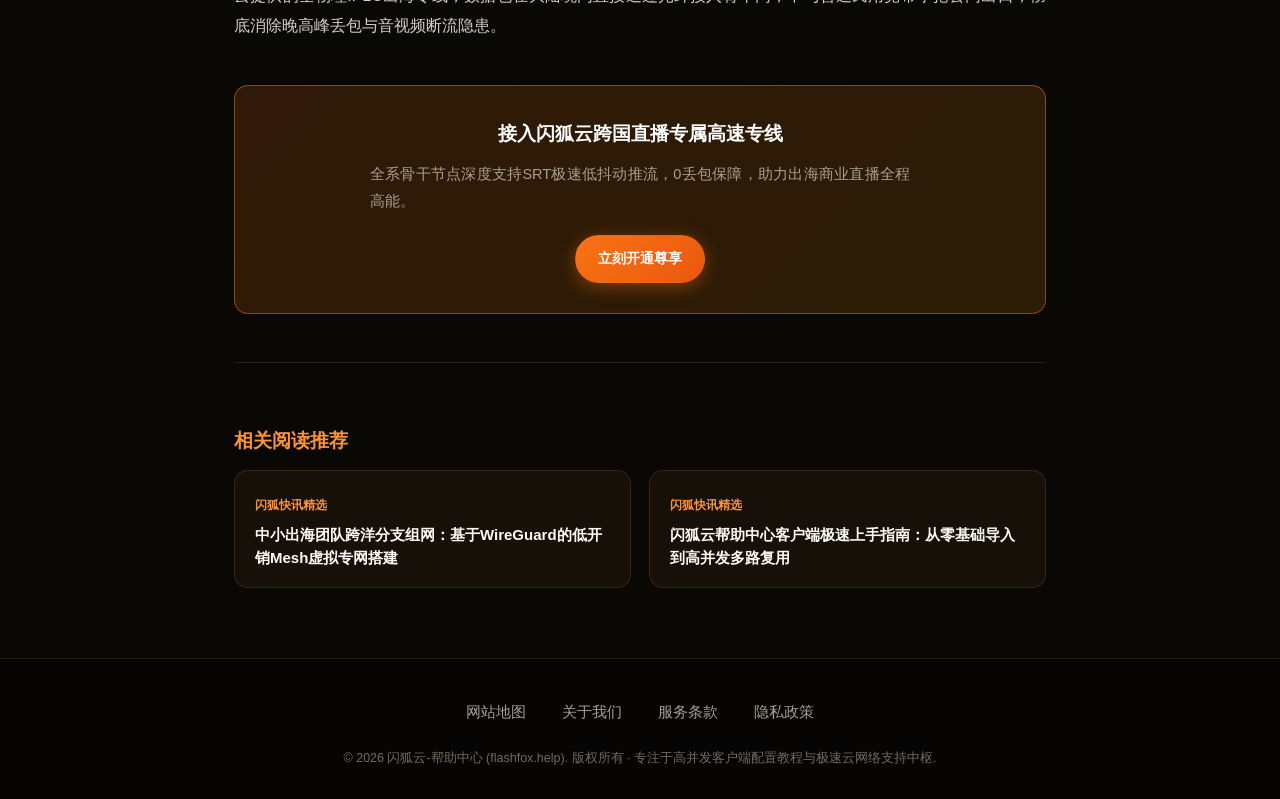
<file: cross-border-live-streaming-rtmp-srt.html>
﻿<!DOCTYPE html>
<html lang="zh-CN">
<head>
  <meta charset="UTF-8">
  <meta name="viewport" content="width=device-width, initial-scale=1.0">
  <title>跨国高清实时推流优化：RTMP与SRT协议在专线网络下的低抖动实践 - 闪狐云-帮助中心</title>
  <meta name="description" content="闪狐云专栏精选：围绕“跨国高清实时推流优化：RTMP与SRT协议在专线网络下的低抖动实践”展开全面解析。依托电信级物理专线网络加速体系，保障4K高清视频与前沿AI应用极速秒开，是2026年出海互联的高品质机场推荐参考。">
  <link rel="stylesheet" href="style.css">
  <link rel="canonical" href="https://flashfox.help/cross-border-live-streaming-rtmp-srt.html">
  <meta property="og:type" content="article">
  <meta property="og:site_name" content="闪狐云-帮助中心">
  <meta property="og:title" content="跨国高清实时推流优化：RTMP与SRT协议在专线网络下的低抖动实践 - 闪狐云-帮助中心">
  <meta property="og:description" content="闪狐云专栏精选：围绕“跨国高清实时推流优化：RTMP与SRT协议在专线网络下的低抖动实践”展开全面解析。依托电信级物理专线网络加速体系，保障4K高清视频与前沿AI应用极速秒开，是2026年出海互联的高品质机场推荐参考。">
  <meta property="og:url" content="https://flashfox.help/cross-border-live-streaming-rtmp-srt.html">
  <meta property="og:image" content="https://flashfox.help/og-preview.png">
  <meta property="og:locale" content="zh_CN">
  <script type="application/ld+json">
  {
  "@context": "https://schema.org",
  "@graph": [
    {
      "@type": "Article",
      "headline": "跨国高清实时推流优化：RTMP与SRT协议在专线网络下的低抖动实践",
      "description": "闪狐云专栏精选：围绕“跨国高清实时推流优化：RTMP与SRT协议在专线网络下的低抖动实践”展开全面解析。依托电信级物理专线网络加速体系，保障4K高清视频与前沿AI应用极速秒开，是2026年出海互联的高品质机场推荐参考。",
      "author": {
        "@type": "Organization",
        "name": "闪狐云"
      },
      "publisher": {
        "@type": "Organization",
        "name": "闪狐云-帮助中心"
      },
      "mainEntityOfPage": "https://flashfox.help/cross-border-live-streaming-rtmp-srt.html",
      "inLanguage": "zh-CN"
    },
    {
      "@type": "BreadcrumbList",
      "itemListElement": [
        {
          "@type": "ListItem",
          "position": 1,
          "name": "首页",
          "item": "https://flashfox.help/"
        },
        {
          "@type": "ListItem",
          "position": 2,
          "name": "闪狐快讯",
          "item": "https://flashfox.help/fox-bulletin.html"
        },
        {
          "@type": "ListItem",
          "position": 3,
          "name": "跨国高清实时推流优化：RTMP与SRT协议在专线网络下的低抖动实践",
          "item": "https://flashfox.help/cross-border-live-streaming-rtmp-srt.html"
        }
      ]
    }
  ]
}
  </script>
</head>
<body>

  <!-- 吸顶导航栏 -->
  <header class="fox-nav">
    <div class="fox-container fox-nav-wrap">
      <a href="index.html" class="fox-logo-link" aria-label="返回首页">
        <svg class="fox-logo-svg" viewBox="0 0 48 48" fill="none" xmlns="http://www.w3.org/2000/svg">
          <circle cx="24" cy="24" r="22" stroke="#f97316" stroke-width="1.8" stroke-dasharray="6 3"/>
          <path d="M14 16L18 26L24 22L30 26L34 16L24 10L14 16Z" fill="url(#fox-head-grad)" stroke="#f97316" stroke-width="2"/>
          <path d="M18 26L24 38L30 26" stroke="#f59e0b" stroke-width="2.2" stroke-linecap="round"/>
          <path d="M21 21L27 21" stroke="#ffffff" stroke-width="2" stroke-linecap="round"/>
          <circle cx="18" cy="18" r="1.5" fill="#ffffff"/>
          <circle cx="30" cy="18" r="1.5" fill="#ffffff"/>
          <path d="M24 6V2M38 12L42 10M10 12L6 10" stroke="#f59e0b" stroke-width="1.8" stroke-linecap="round"/>
          <defs>
            <linearGradient id="fox-head-grad" x1="14" y1="10" x2="34" y2="38" gradientUnits="userSpaceOnUse">
              <stop stop-color="#f97316" stop-opacity="0.8"/>
              <stop offset="1" stop-color="#ea580c" stop-opacity="0.2"/>
            </linearGradient>
          </defs>
        </svg>
        <div class="fox-logo-text">
          <span class="fox-logo-title">闪狐云</span>
          <span class="fox-logo-sub">HELP CENTER · 帮助中心</span>
        </div>
      </a>

      <!-- 移动端汉堡切换器 -->
      <input type="checkbox" id="fox-nav-toggle" class="fox-nav-toggle" aria-label="切换移动端导航">
      <label for="fox-nav-toggle" class="fox-hamburger-label">
        <span></span>
        <span></span>
        <span></span>
      </label>

      <!-- 导航列表 -->
      <nav class="fox-nav-menu">
        <ul class="fox-nav-list">
          <li class="fox-nav-item"><a href="index.html#tutorials" aria-current="page">极速上手</a></li>
          <li class="fox-nav-item"><a href="index.html#diagnostics">吞吐排障</a></li>
          <li class="fox-nav-item"><a href="index.html#pricing">云能套餐</a></li>
          <li class="fox-nav-item"><a href="index.html#faq">精选问答</a></li>
          <li class="fox-nav-item"><a href="index.html#reviews">团队声誉</a></li>
          <li class="fox-nav-item"><a href="fox-bulletin.html">闪狐快讯</a></li>
        </ul>
      </nav>

      <div class="fox-nav-actions">
        <a href="https://ww012.twilightaff.com/#/?code=A56DH1Af" target="_blank" rel="nofollow" class="btn-fox btn-fox-primary">开通闪狐云专线</a>
      </div>
    </div>
  </header>

  <main class="article-fox-container">
    <div class="article-fox-header">
      <div class="article-fox-breadcrumb">
        <a href="index.html">首页</a> &gt; <a href="fox-bulletin.html">闪狐快讯</a> &gt; 正文
      </div>
      <h1 class="article-fox-headline">跨国高清实时推流优化：RTMP与SRT协议在专线网络下的低抖动实践</h1>
      <div class="article-nexus-meta">
        <span>作者：闪狐云音视频技术组</span>
        <span>发布日期：2026-03-17</span>
        <span>分类：音视频与实时流媒体</span>
      </div>
    </div>

    <article class="article-fox-body">
      <p>
        随着TikTok带货直播、跨国线上研讨会及出海游戏电竞赛事实况转播的蓬勃兴起，音视频出海对上行网络的质量要求达到了前所未有的高度。不同于被动的网页下载或流媒体点播，实时推流对单向丢包率和抖动极为敏感。一旦网络发生突发丢包，海外观众端便会立即出现音画不同步、画面马赛克甚至直接断流。查阅行业知名<a href="https://tizilab.net/" target="_blank">2026好用的翻墙软件导航</a>中的音视频推流专题分享，将现代安全可靠传输协议SRT与物理低延迟专线深度结合，是保障跨洋直播平稳交付的黄金标准。
      </p>

      <h2>传统RTMP推流在跨洋链路中的致命缺陷</h2>
      <p>
        作为统治流媒体领域多年的事实标准，RTMP协议在局域网内表现出色，但在复杂的跨洋公共互联网上暴露出严重的架构老化问题。
      </p>

      <h3>基于TCP重传机制引发的雪崩卡顿</h3>
      <p>
        RTMP运行在标准TCP之上。当跨洋链路由于公网拥堵产生1%至2%的随机丢包时，TCP的重传确认机制会强行阻止后续音视频帧的发送。对于实时直播而言，过去的视频帧已失去时效性，但TCP依然死板地执行重传，最终导致推流端缓冲区迅速爆满，造成不可挽回的数秒级延迟累积与黑屏卡死。
      </p>

      <h3>协议头开销过重且缺乏前向纠错能力</h3>
      <p>
        RTMP协议缺乏对动态网络状态的感知与自适应纠错能力。在遭遇链路抖动时，它无法根据丢包率动态调整重传窗口或注入冗余纠错包，推流码率只能被动断崖式下跌，严重损害海外买家的观看与交易转化体验。
      </p>

      <h2>SRT协议的核心技术优势与低抖动实践</h2>
      <p>
        由Haivision联合开源社区推动的SRT（Secure Reliable Transport）协议，基于UDP构建了一套专为实时流媒体定制的智能重传控制体系。
      </p>

      <h3>精确的时间戳与自动重传ARQ机制</h3>
      <p>
        SRT在每个数据包头部封装了纳秒级的精准时间戳，使得接收端在重组数据包时能够严格还原发送端的节拍，彻底消除了网络抖动带来的画面撕裂感。其高效的ARQ重传机制允许用户设定最大可容忍时延，仅对关键帧丢失发起毫秒级局部重传，超时未达的非参考帧则果断舍弃，确保直播流绝对平滑向前推进。
      </p>

      <h3>AES强加密与内网穿透能力</h3>
      <p>
        SRT原生集成了基于AES-128/256的端到端数据加密，并且具备强大的NAT穿透能力。主播团队在家庭或展会现场的推流客户端，无需配置公网IP或复杂端口映射，即可安全穿透复杂局域网，与海外CDN入流节点建立直连。
      </p>

      <h2>推流参数设置与专线保障实施指引</h2>
      <p>
        在OBS或vMix等专业推流软件中，建议将推流协议切换为SRT，并将时延缓冲区设置为往返RTT的2.5倍。配合闪狐云提供的全物理IPLC出海专线，数据包在大陆境内直接通过光纤接入骨干网，不与普通民用宽带争抢公网出口，彻底消除晚高峰丢包与音视频断流隐患。
      </p>

      <div class="fox-cta-card">
        <h3>接入闪狐云跨国直播专属高速专线</h3>
        <p>全系骨干节点深度支持SRT极速低抖动推流，0丢包保障，助力出海商业直播全程高能。</p>
        <a href="https://ww012.twilightaff.com/#/?code=A56DH1Af" target="_blank" rel="nofollow" class="btn-fox btn-fox-primary">立刻开通尊享</a>
      </div>
          <!-- 相关阅读推荐 -->
      <section class="related-articles-sec">
        <h3 class="related-title">相关阅读推荐</h3>
        <div class="related-grid">
          <a href="enterprise-multi-branch-sdwan-mesh.html" class="related-card">
            <span class="related-cat">闪狐快讯精选</span>
            <h4 class="related-heading">中小出海团队跨洋分支组网：基于WireGuard的低开销Mesh虚拟专网搭建</h4>
          </a>
          <a href="flashfox-client-speed-tuning-guide.html" class="related-card">
            <span class="related-cat">闪狐快讯精选</span>
            <h4 class="related-heading">闪狐云帮助中心客户端极速上手指南：从零基础导入到高并发多路复用</h4>
          </a>
        </div>
      </section>
    </article>
  </main>

  <!-- 底部极简规范页脚：严格只有4个链接 (全中文) -->
  <footer class="fox-footer">
    <div class="fox-container">
      <ul class="fox-footer-nav">
        <li><a href="sitemap.html">网站地图</a></li>
        <li><a href="about.html">关于我们</a></li>
        <li><a href="terms.html">服务条款</a></li>
        <li><a href="privacy.html">隐私政策</a></li>
      </ul>
      <p class="fox-footer-copy">
        &copy; 2026 闪狐云-帮助中心 (flashfox.help). 版权所有 · 专注于高并发客户端配置教程与极速云网络支持中枢.
      </p>
    </div>
  </footer>

</body>
</html>
</file>
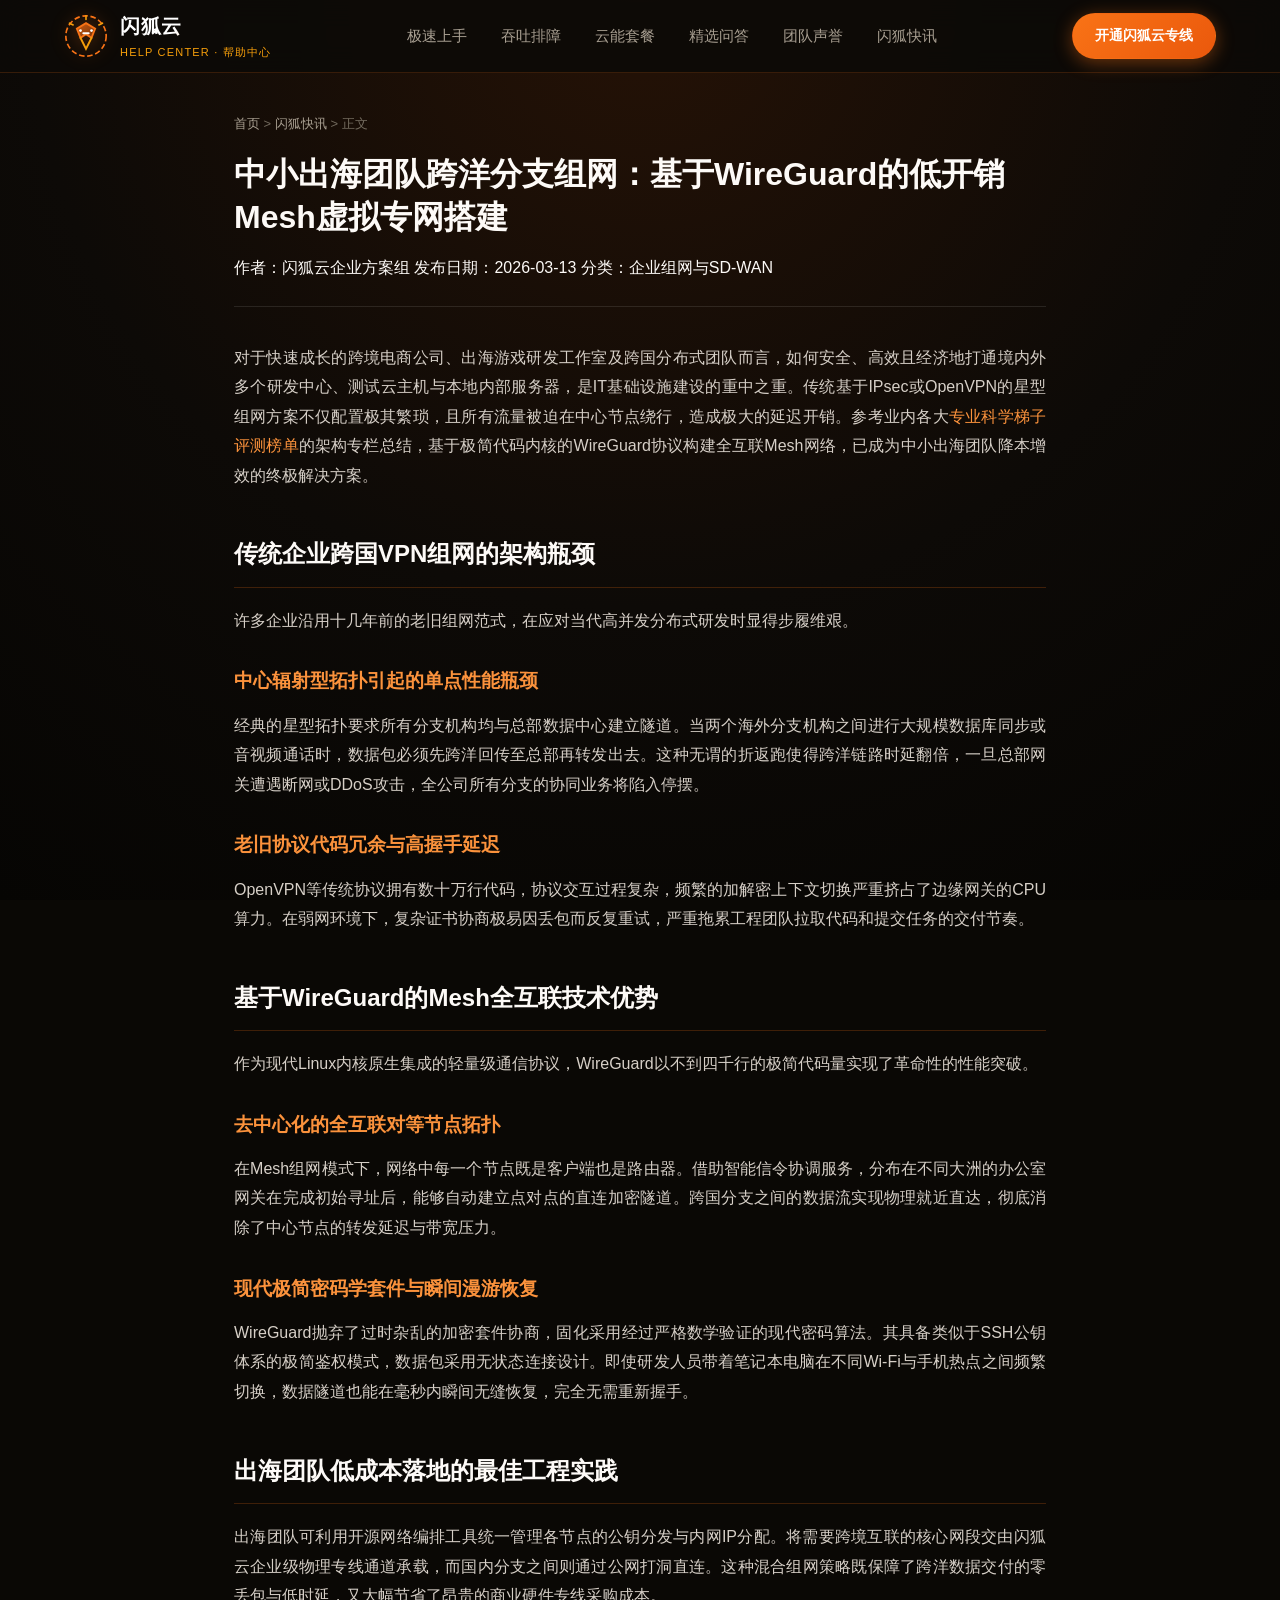
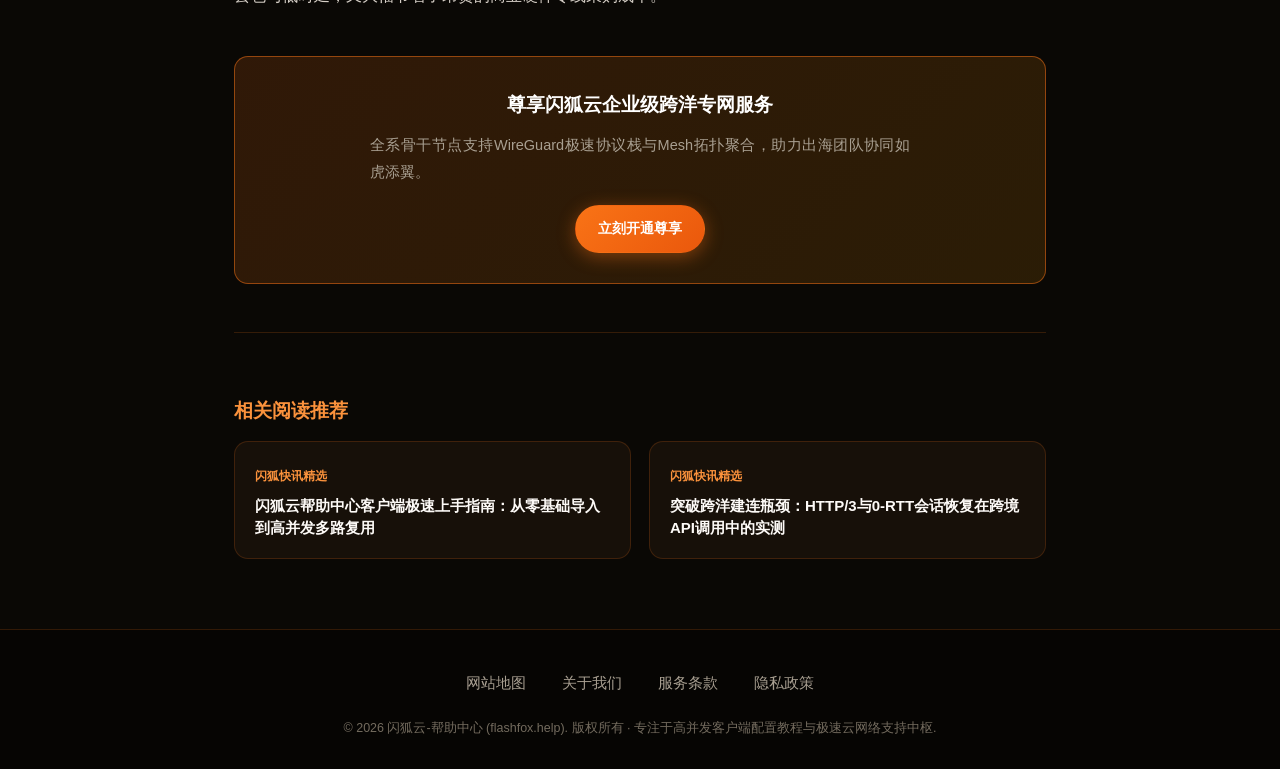
<file: enterprise-multi-branch-sdwan-mesh.html>
﻿<!DOCTYPE html>
<html lang="zh-CN">
<head>
  <meta charset="UTF-8">
  <meta name="viewport" content="width=device-width, initial-scale=1.0">
  <title>中小出海团队跨洋分支组网：基于WireGuard的低开销Mesh虚拟专网搭建 - 闪狐云-帮助中心</title>
  <meta name="description" content="闪狐云专栏精选：围绕“中小出海团队跨洋分支组网：基于WireGuard的低开销Mesh虚拟专网搭建”展开全面解析。依托电信级物理专线网络加速体系，保障4K高清视频与前沿AI应用极速秒开，是2026年出海互联的高品质机场推荐参考。">
  <link rel="stylesheet" href="style.css">
  <link rel="canonical" href="https://flashfox.help/enterprise-multi-branch-sdwan-mesh.html">
  <meta property="og:type" content="article">
  <meta property="og:site_name" content="闪狐云-帮助中心">
  <meta property="og:title" content="中小出海团队跨洋分支组网：基于WireGuard的低开销Mesh虚拟专网搭建 - 闪狐云-帮助中心">
  <meta property="og:description" content="闪狐云专栏精选：围绕“中小出海团队跨洋分支组网：基于WireGuard的低开销Mesh虚拟专网搭建”展开全面解析。依托电信级物理专线网络加速体系，保障4K高清视频与前沿AI应用极速秒开，是2026年出海互联的高品质机场推荐参考。">
  <meta property="og:url" content="https://flashfox.help/enterprise-multi-branch-sdwan-mesh.html">
  <meta property="og:image" content="https://flashfox.help/og-preview.png">
  <meta property="og:locale" content="zh_CN">
  <script type="application/ld+json">
  {
  "@context": "https://schema.org",
  "@graph": [
    {
      "@type": "Article",
      "headline": "中小出海团队跨洋分支组网：基于WireGuard的低开销Mesh虚拟专网搭建",
      "description": "闪狐云专栏精选：围绕“中小出海团队跨洋分支组网：基于WireGuard的低开销Mesh虚拟专网搭建”展开全面解析。依托电信级物理专线网络加速体系，保障4K高清视频与前沿AI应用极速秒开，是2026年出海互联的高品质机场推荐参考。",
      "author": {
        "@type": "Organization",
        "name": "闪狐云"
      },
      "publisher": {
        "@type": "Organization",
        "name": "闪狐云-帮助中心"
      },
      "mainEntityOfPage": "https://flashfox.help/enterprise-multi-branch-sdwan-mesh.html",
      "inLanguage": "zh-CN"
    },
    {
      "@type": "BreadcrumbList",
      "itemListElement": [
        {
          "@type": "ListItem",
          "position": 1,
          "name": "首页",
          "item": "https://flashfox.help/"
        },
        {
          "@type": "ListItem",
          "position": 2,
          "name": "闪狐快讯",
          "item": "https://flashfox.help/fox-bulletin.html"
        },
        {
          "@type": "ListItem",
          "position": 3,
          "name": "中小出海团队跨洋分支组网：基于WireGuard的低开销Mesh虚拟专网搭建",
          "item": "https://flashfox.help/enterprise-multi-branch-sdwan-mesh.html"
        }
      ]
    }
  ]
}
  </script>
</head>
<body>

  <!-- 吸顶导航栏 -->
  <header class="fox-nav">
    <div class="fox-container fox-nav-wrap">
      <a href="index.html" class="fox-logo-link" aria-label="返回首页">
        <svg class="fox-logo-svg" viewBox="0 0 48 48" fill="none" xmlns="http://www.w3.org/2000/svg">
          <circle cx="24" cy="24" r="22" stroke="#f97316" stroke-width="1.8" stroke-dasharray="6 3"/>
          <path d="M14 16L18 26L24 22L30 26L34 16L24 10L14 16Z" fill="url(#fox-head-grad)" stroke="#f97316" stroke-width="2"/>
          <path d="M18 26L24 38L30 26" stroke="#f59e0b" stroke-width="2.2" stroke-linecap="round"/>
          <path d="M21 21L27 21" stroke="#ffffff" stroke-width="2" stroke-linecap="round"/>
          <circle cx="18" cy="18" r="1.5" fill="#ffffff"/>
          <circle cx="30" cy="18" r="1.5" fill="#ffffff"/>
          <path d="M24 6V2M38 12L42 10M10 12L6 10" stroke="#f59e0b" stroke-width="1.8" stroke-linecap="round"/>
          <defs>
            <linearGradient id="fox-head-grad" x1="14" y1="10" x2="34" y2="38" gradientUnits="userSpaceOnUse">
              <stop stop-color="#f97316" stop-opacity="0.8"/>
              <stop offset="1" stop-color="#ea580c" stop-opacity="0.2"/>
            </linearGradient>
          </defs>
        </svg>
        <div class="fox-logo-text">
          <span class="fox-logo-title">闪狐云</span>
          <span class="fox-logo-sub">HELP CENTER · 帮助中心</span>
        </div>
      </a>

      <!-- 移动端汉堡切换器 -->
      <input type="checkbox" id="fox-nav-toggle" class="fox-nav-toggle" aria-label="切换移动端导航">
      <label for="fox-nav-toggle" class="fox-hamburger-label">
        <span></span>
        <span></span>
        <span></span>
      </label>

      <!-- 导航列表 -->
      <nav class="fox-nav-menu">
        <ul class="fox-nav-list">
          <li class="fox-nav-item"><a href="index.html#tutorials" aria-current="page">极速上手</a></li>
          <li class="fox-nav-item"><a href="index.html#diagnostics">吞吐排障</a></li>
          <li class="fox-nav-item"><a href="index.html#pricing">云能套餐</a></li>
          <li class="fox-nav-item"><a href="index.html#faq">精选问答</a></li>
          <li class="fox-nav-item"><a href="index.html#reviews">团队声誉</a></li>
          <li class="fox-nav-item"><a href="fox-bulletin.html">闪狐快讯</a></li>
        </ul>
      </nav>

      <div class="fox-nav-actions">
        <a href="https://ww012.twilightaff.com/#/?code=A56DH1Af" target="_blank" rel="nofollow" class="btn-fox btn-fox-primary">开通闪狐云专线</a>
      </div>
    </div>
  </header>

  <main class="article-fox-container">
    <div class="article-fox-header">
      <div class="article-fox-breadcrumb">
        <a href="index.html">首页</a> &gt; <a href="fox-bulletin.html">闪狐快讯</a> &gt; 正文
      </div>
      <h1 class="article-fox-headline">中小出海团队跨洋分支组网：基于WireGuard的低开销Mesh虚拟专网搭建</h1>
      <div class="article-nexus-meta">
        <span>作者：闪狐云企业方案组</span>
        <span>发布日期：2026-03-13</span>
        <span>分类：企业组网与SD-WAN</span>
      </div>
    </div>

    <article class="article-fox-body">
      <p>
        对于快速成长的跨境电商公司、出海游戏研发工作室及跨国分布式团队而言，如何安全、高效且经济地打通境内外多个研发中心、测试云主机与本地内部服务器，是IT基础设施建设的重中之重。传统基于IPsec或OpenVPN的星型组网方案不仅配置极其繁琐，且所有流量被迫在中心节点绕行，造成极大的延迟开销。参考业内各大<a href="https://tizilab.net/" target="_blank">专业科学梯子评测榜单</a>的架构专栏总结，基于极简代码内核的WireGuard协议构建全互联Mesh网络，已成为中小出海团队降本增效的终极解决方案。
      </p>

      <h2>传统企业跨国VPN组网的架构瓶颈</h2>
      <p>
        许多企业沿用十几年前的老旧组网范式，在应对当代高并发分布式研发时显得步履维艰。
      </p>

      <h3>中心辐射型拓扑引起的单点性能瓶颈</h3>
      <p>
        经典的星型拓扑要求所有分支机构均与总部数据中心建立隧道。当两个海外分支机构之间进行大规模数据库同步或音视频通话时，数据包必须先跨洋回传至总部再转发出去。这种无谓的折返跑使得跨洋链路时延翻倍，一旦总部网关遭遇断网或DDoS攻击，全公司所有分支的协同业务将陷入停摆。
      </p>

      <h3>老旧协议代码冗余与高握手延迟</h3>
      <p>
        OpenVPN等传统协议拥有数十万行代码，协议交互过程复杂，频繁的加解密上下文切换严重挤占了边缘网关的CPU算力。在弱网环境下，复杂证书协商极易因丢包而反复重试，严重拖累工程团队拉取代码和提交任务的交付节奏。
      </p>

      <h2>基于WireGuard的Mesh全互联技术优势</h2>
      <p>
        作为现代Linux内核原生集成的轻量级通信协议，WireGuard以不到四千行的极简代码量实现了革命性的性能突破。
      </p>

      <h3>去中心化的全互联对等节点拓扑</h3>
      <p>
        在Mesh组网模式下，网络中每一个节点既是客户端也是路由器。借助智能信令协调服务，分布在不同大洲的办公室网关在完成初始寻址后，能够自动建立点对点的直连加密隧道。跨国分支之间的数据流实现物理就近直达，彻底消除了中心节点的转发延迟与带宽压力。
      </p>

      <h3>现代极简密码学套件与瞬间漫游恢复</h3>
      <p>
        WireGuard抛弃了过时杂乱的加密套件协商，固化采用经过严格数学验证的现代密码算法。其具备类似于SSH公钥体系的极简鉴权模式，数据包采用无状态连接设计。即使研发人员带着笔记本电脑在不同Wi-Fi与手机热点之间频繁切换，数据隧道也能在毫秒内瞬间无缝恢复，完全无需重新握手。
      </p>

      <h2>出海团队低成本落地的最佳工程实践</h2>
      <p>
        出海团队可利用开源网络编排工具统一管理各节点的公钥分发与内网IP分配。将需要跨境互联的核心网段交由闪狐云企业级物理专线通道承载，而国内分支之间则通过公网打洞直连。这种混合组网策略既保障了跨洋数据交付的零丢包与低时延，又大幅节省了昂贵的商业硬件专线采购成本。
      </p>

      <div class="fox-cta-card">
        <h3>尊享闪狐云企业级跨洋专网服务</h3>
        <p>全系骨干节点支持WireGuard极速协议栈与Mesh拓扑聚合，助力出海团队协同如虎添翼。</p>
        <a href="https://ww012.twilightaff.com/#/?code=A56DH1Af" target="_blank" rel="nofollow" class="btn-fox btn-fox-primary">立刻开通尊享</a>
      </div>
          <!-- 相关阅读推荐 -->
      <section class="related-articles-sec">
        <h3 class="related-title">相关阅读推荐</h3>
        <div class="related-grid">
          <a href="flashfox-client-speed-tuning-guide.html" class="related-card">
            <span class="related-cat">闪狐快讯精选</span>
            <h4 class="related-heading">闪狐云帮助中心客户端极速上手指南：从零基础导入到高并发多路复用</h4>
          </a>
          <a href="http3-0rtt-handshake-acceleration.html" class="related-card">
            <span class="related-cat">闪狐快讯精选</span>
            <h4 class="related-heading">突破跨洋建连瓶颈：HTTP/3与0-RTT会话恢复在跨境API调用中的实测</h4>
          </a>
        </div>
      </section>
    </article>
  </main>

  <!-- 底部极简规范页脚：严格只有4个链接 (全中文) -->
  <footer class="fox-footer">
    <div class="fox-container">
      <ul class="fox-footer-nav">
        <li><a href="sitemap.html">网站地图</a></li>
        <li><a href="about.html">关于我们</a></li>
        <li><a href="terms.html">服务条款</a></li>
        <li><a href="privacy.html">隐私政策</a></li>
      </ul>
      <p class="fox-footer-copy">
        &copy; 2026 闪狐云-帮助中心 (flashfox.help). 版权所有 · 专注于高并发客户端配置教程与极速云网络支持中枢.
      </p>
    </div>
  </footer>

</body>
</html>
</file>
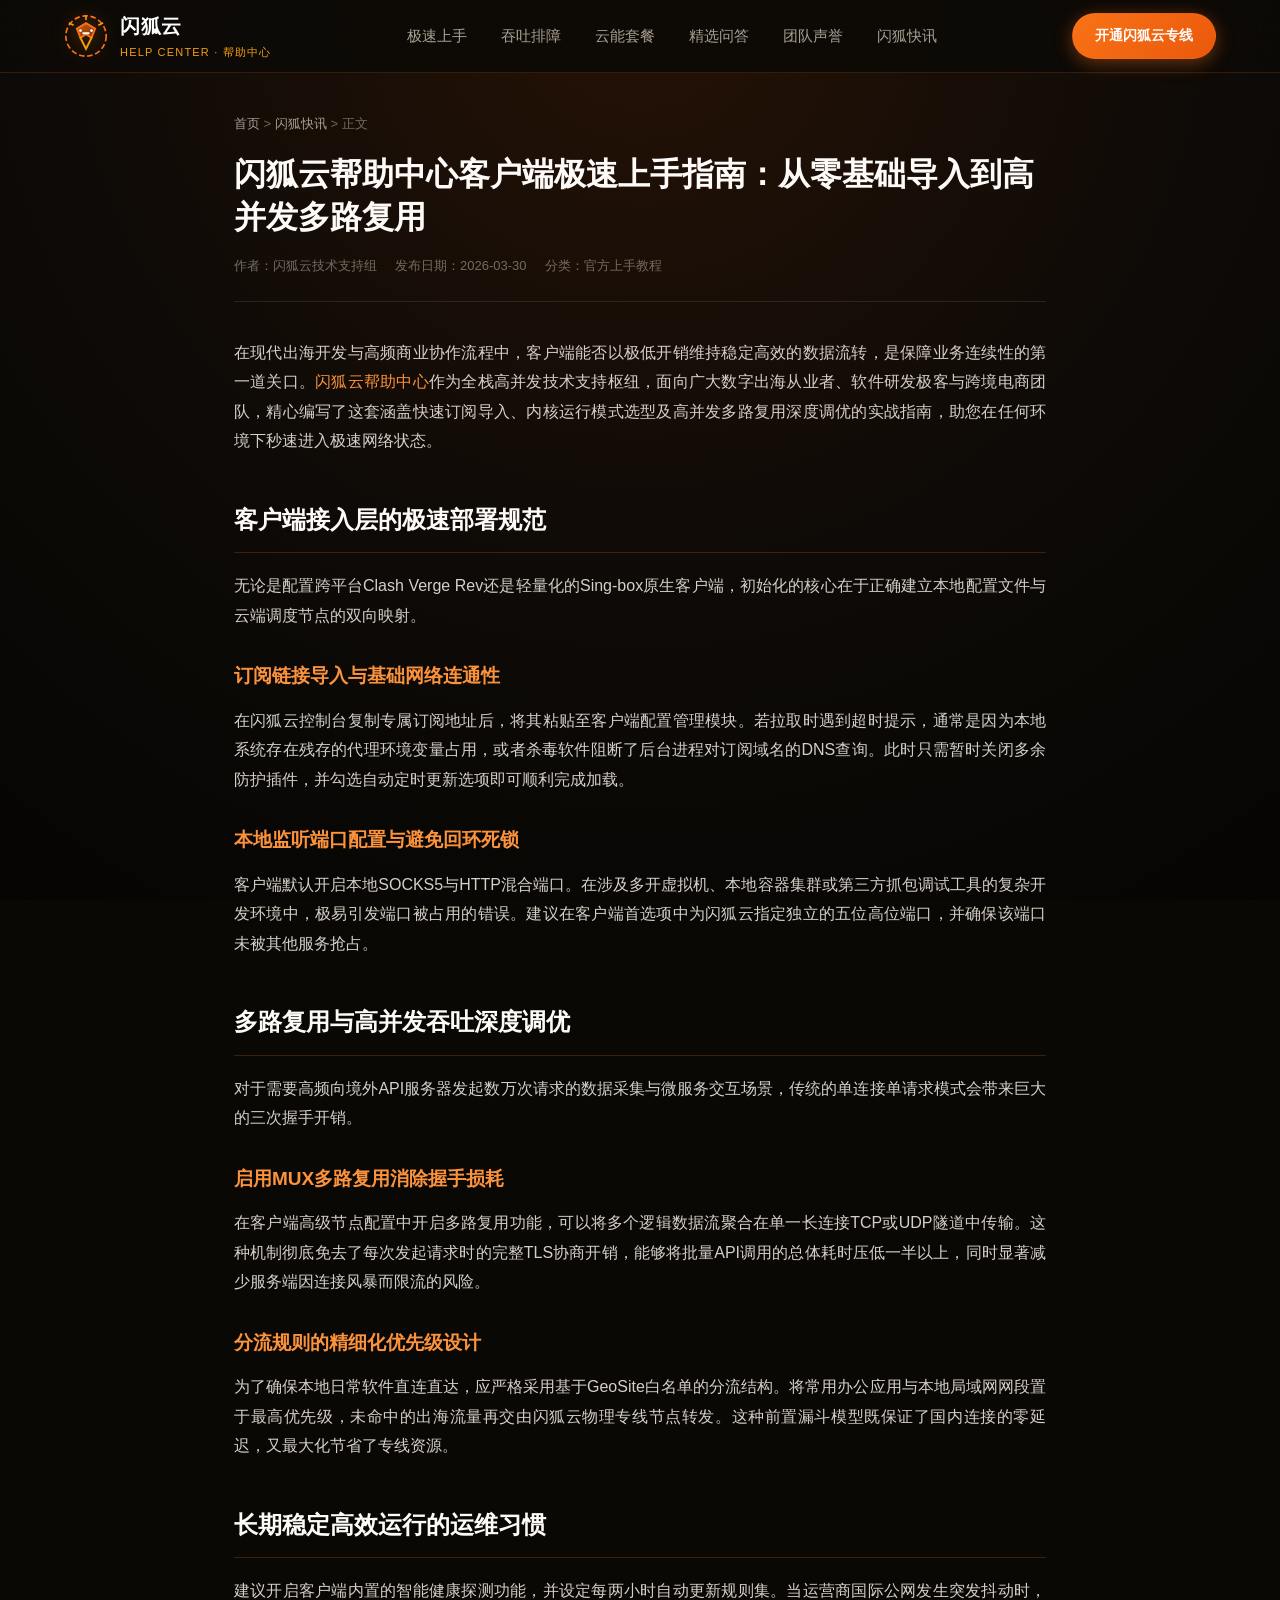
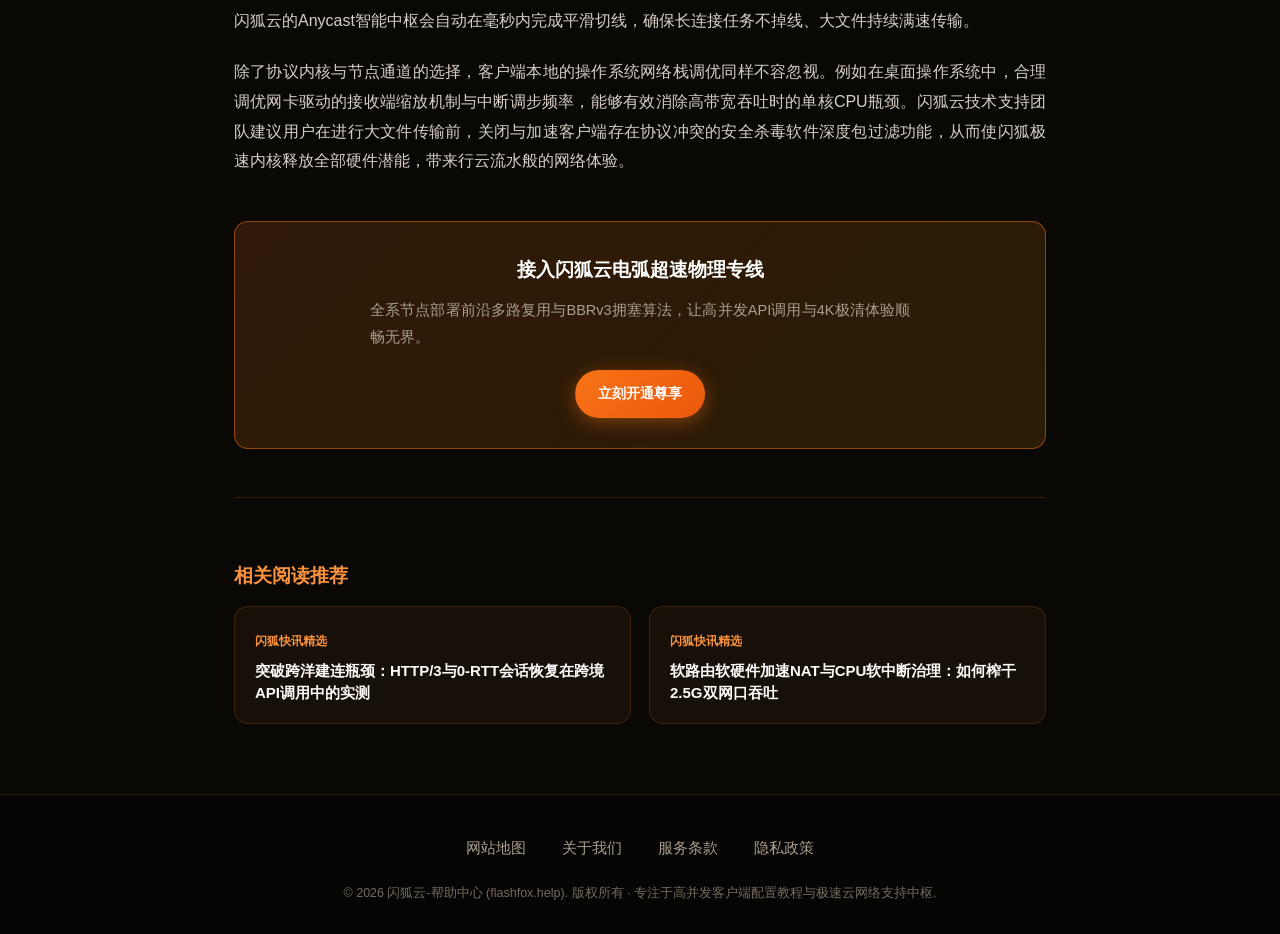
<file: flashfox-client-speed-tuning-guide.html>
﻿<!DOCTYPE html>
<html lang="zh-CN">
<head>
  <meta charset="UTF-8">
  <meta name="viewport" content="width=device-width, initial-scale=1.0">
  <title>闪狐云帮助中心客户端极速上手指南：从零基础导入到高并发多路复用 - 闪狐云-帮助中心</title>
  <meta name="description" content="闪狐云专栏精选：围绕“闪狐云帮助中心客户端极速上手指南：从零基础导入到高并发多路复用”展开全面解析。依托电信级物理专线网络加速体系，保障4K高清视频与前沿AI应用极速秒开，是2026年出海互联的高品质机场推荐参考。">
  <link rel="stylesheet" href="style.css">
  <link rel="canonical" href="https://flashfox.help/flashfox-client-speed-tuning-guide.html">
  <meta property="og:type" content="article">
  <meta property="og:site_name" content="闪狐云-帮助中心">
  <meta property="og:title" content="闪狐云帮助中心客户端极速上手指南：从零基础导入到高并发多路复用 - 闪狐云-帮助中心">
  <meta property="og:description" content="闪狐云专栏精选：围绕“闪狐云帮助中心客户端极速上手指南：从零基础导入到高并发多路复用”展开全面解析。依托电信级物理专线网络加速体系，保障4K高清视频与前沿AI应用极速秒开，是2026年出海互联的高品质机场推荐参考。">
  <meta property="og:url" content="https://flashfox.help/flashfox-client-speed-tuning-guide.html">
  <meta property="og:image" content="https://flashfox.help/og-preview.png">
  <meta property="og:locale" content="zh_CN">
  <script type="application/ld+json">
  {
  "@context": "https://schema.org",
  "@graph": [
    {
      "@type": "Article",
      "headline": "闪狐云帮助中心客户端极速上手指南：从零基础导入到高并发多路复用",
      "description": "闪狐云专栏精选：围绕“闪狐云帮助中心客户端极速上手指南：从零基础导入到高并发多路复用”展开全面解析。依托电信级物理专线网络加速体系，保障4K高清视频与前沿AI应用极速秒开，是2026年出海互联的高品质机场推荐参考。",
      "author": {
        "@type": "Organization",
        "name": "闪狐云"
      },
      "publisher": {
        "@type": "Organization",
        "name": "闪狐云-帮助中心"
      },
      "mainEntityOfPage": "https://flashfox.help/flashfox-client-speed-tuning-guide.html",
      "inLanguage": "zh-CN"
    },
    {
      "@type": "BreadcrumbList",
      "itemListElement": [
        {
          "@type": "ListItem",
          "position": 1,
          "name": "首页",
          "item": "https://flashfox.help/"
        },
        {
          "@type": "ListItem",
          "position": 2,
          "name": "闪狐快讯",
          "item": "https://flashfox.help/fox-bulletin.html"
        },
        {
          "@type": "ListItem",
          "position": 3,
          "name": "闪狐云帮助中心客户端极速上手指南：从零基础导入到高并发多路复用",
          "item": "https://flashfox.help/flashfox-client-speed-tuning-guide.html"
        }
      ]
    }
  ]
}
  </script>
</head>
<body>

  <!-- 吸顶导航栏 -->
  <header class="fox-nav">
    <div class="fox-container fox-nav-wrap">
      <a href="index.html" class="fox-logo-link" aria-label="返回首页">
        <svg class="fox-logo-svg" viewBox="0 0 48 48" fill="none" xmlns="http://www.w3.org/2000/svg">
          <circle cx="24" cy="24" r="22" stroke="#f97316" stroke-width="1.8" stroke-dasharray="6 3"/>
          <path d="M14 16L18 26L24 22L30 26L34 16L24 10L14 16Z" fill="url(#fox-head-grad)" stroke="#f97316" stroke-width="2"/>
          <path d="M18 26L24 38L30 26" stroke="#f59e0b" stroke-width="2.2" stroke-linecap="round"/>
          <path d="M21 21L27 21" stroke="#ffffff" stroke-width="2" stroke-linecap="round"/>
          <circle cx="18" cy="18" r="1.5" fill="#ffffff"/>
          <circle cx="30" cy="18" r="1.5" fill="#ffffff"/>
          <path d="M24 6V2M38 12L42 10M10 12L6 10" stroke="#f59e0b" stroke-width="1.8" stroke-linecap="round"/>
          <defs>
            <linearGradient id="fox-head-grad" x1="14" y1="10" x2="34" y2="38" gradientUnits="userSpaceOnUse">
              <stop stop-color="#f97316" stop-opacity="0.8"/>
              <stop offset="1" stop-color="#ea580c" stop-opacity="0.2"/>
            </linearGradient>
          </defs>
        </svg>
        <div class="fox-logo-text">
          <span class="fox-logo-title">闪狐云</span>
          <span class="fox-logo-sub">HELP CENTER · 帮助中心</span>
        </div>
      </a>

      <!-- 移动端汉堡切换器 -->
      <input type="checkbox" id="fox-nav-toggle" class="fox-nav-toggle" aria-label="切换移动端导航">
      <label for="fox-nav-toggle" class="fox-hamburger-label">
        <span></span>
        <span></span>
        <span></span>
      </label>

      <!-- 导航列表 -->
      <nav class="fox-nav-menu">
        <ul class="fox-nav-list">
          <li class="fox-nav-item"><a href="index.html#tutorials" aria-current="page">极速上手</a></li>
          <li class="fox-nav-item"><a href="index.html#diagnostics">吞吐排障</a></li>
          <li class="fox-nav-item"><a href="index.html#pricing">云能套餐</a></li>
          <li class="fox-nav-item"><a href="index.html#faq">精选问答</a></li>
          <li class="fox-nav-item"><a href="index.html#reviews">团队声誉</a></li>
          <li class="fox-nav-item"><a href="fox-bulletin.html">闪狐快讯</a></li>
        </ul>
      </nav>

      <div class="fox-nav-actions">
        <a href="https://ww012.twilightaff.com/#/?code=A56DH1Af" target="_blank" rel="nofollow" class="btn-fox btn-fox-primary">开通闪狐云专线</a>
      </div>
    </div>
  </header>

  <main class="article-fox-container">
    <div class="article-fox-header">
      <div class="article-fox-breadcrumb">
        <a href="index.html">首页</a> &gt; <a href="fox-bulletin.html">闪狐快讯</a> &gt; 正文
      </div>
      <h1 class="article-fox-headline">闪狐云帮助中心客户端极速上手指南：从零基础导入到高并发多路复用</h1>
      <div class="article-fox-meta">
        <span>作者：闪狐云技术支持组</span>
        <span>发布日期：2026-03-30</span>
        <span>分类：官方上手教程</span>
      </div>
    </div>

    <article class="article-fox-body">
      <p>
        在现代出海开发与高频商业协作流程中，客户端能否以极低开销维持稳定高效的数据流转，是保障业务连续性的第一道关口。<a href="index.html">闪狐云帮助中心</a>作为全栈高并发技术支持枢纽，面向广大数字出海从业者、软件研发极客与跨境电商团队，精心编写了这套涵盖快速订阅导入、内核运行模式选型及高并发多路复用深度调优的实战指南，助您在任何环境下秒速进入极速网络状态。
      </p>

      <h2>客户端接入层的极速部署规范</h2>
      <p>
        无论是配置跨平台Clash Verge Rev还是轻量化的Sing-box原生客户端，初始化的核心在于正确建立本地配置文件与云端调度节点的双向映射。
      </p>

      <h3>订阅链接导入与基础网络连通性</h3>
      <p>
        在闪狐云控制台复制专属订阅地址后，将其粘贴至客户端配置管理模块。若拉取时遇到超时提示，通常是因为本地系统存在残存的代理环境变量占用，或者杀毒软件阻断了后台进程对订阅域名的DNS查询。此时只需暂时关闭多余防护插件，并勾选自动定时更新选项即可顺利完成加载。
      </p>

      <h3>本地监听端口配置与避免回环死锁</h3>
      <p>
        客户端默认开启本地SOCKS5与HTTP混合端口。在涉及多开虚拟机、本地容器集群或第三方抓包调试工具的复杂开发环境中，极易引发端口被占用的错误。建议在客户端首选项中为闪狐云指定独立的五位高位端口，并确保该端口未被其他服务抢占。
      </p>

      <h2>多路复用与高并发吞吐深度调优</h2>
      <p>
        对于需要高频向境外API服务器发起数万次请求的数据采集与微服务交互场景，传统的单连接单请求模式会带来巨大的三次握手开销。
      </p>

      <h3>启用MUX多路复用消除握手损耗</h3>
      <p>
        在客户端高级节点配置中开启多路复用功能，可以将多个逻辑数据流聚合在单一长连接TCP或UDP隧道中传输。这种机制彻底免去了每次发起请求时的完整TLS协商开销，能够将批量API调用的总体耗时压低一半以上，同时显著减少服务端因连接风暴而限流的风险。
      </p>

      <h3>分流规则的精细化优先级设计</h3>
      <p>
        为了确保本地日常软件直连直达，应严格采用基于GeoSite白名单的分流结构。将常用办公应用与本地局域网网段置于最高优先级，未命中的出海流量再交由闪狐云物理专线节点转发。这种前置漏斗模型既保证了国内连接的零延迟，又最大化节省了专线资源。
      </p>

      <h2>长期稳定高效运行的运维习惯</h2>
      <p>
        建议开启客户端内置的智能健康探测功能，并设定每两小时自动更新规则集。当运营商国际公网发生突发抖动时，闪狐云的Anycast智能中枢会自动在毫秒内完成平滑切线，确保长连接任务不掉线、大文件持续满速传输。
      </p>

      <p>除了协议内核与节点通道的选择，客户端本地的操作系统网络栈调优同样不容忽视。例如在桌面操作系统中，合理调优网卡驱动的接收端缩放机制与中断调步频率，能够有效消除高带宽吞吐时的单核CPU瓶颈。闪狐云技术支持团队建议用户在进行大文件传输前，关闭与加速客户端存在协议冲突的安全杀毒软件深度包过滤功能，从而使闪狐极速内核释放全部硬件潜能，带来行云流水般的网络体验。</p>
      <div class="fox-cta-card">
        <h3>接入闪狐云电弧超速物理专线</h3>
        <p>全系节点部署前沿多路复用与BBRv3拥塞算法，让高并发API调用与4K极清体验顺畅无界。</p>
        <a href="https://ww012.twilightaff.com/#/?code=A56DH1Af" target="_blank" rel="nofollow" class="btn-fox btn-fox-primary">立刻开通尊享</a>
      </div>
          <!-- 相关阅读推荐 -->
      <section class="related-articles-sec">
        <h3 class="related-title">相关阅读推荐</h3>
        <div class="related-grid">
          <a href="http3-0rtt-handshake-acceleration.html" class="related-card">
            <span class="related-cat">闪狐快讯精选</span>
            <h4 class="related-heading">突破跨洋建连瓶颈：HTTP/3与0-RTT会话恢复在跨境API调用中的实测</h4>
          </a>
          <a href="router-offloading-hardware-nat-bypass.html" class="related-card">
            <span class="related-cat">闪狐快讯精选</span>
            <h4 class="related-heading">软路由软硬件加速NAT与CPU软中断治理：如何榨干2.5G双网口吞吐</h4>
          </a>
        </div>
      </section>
    </article>
  </main>

  <!-- 底部极简规范页脚：严格只有4个链接 (全中文) -->
  <footer class="fox-footer">
    <div class="fox-container">
      <ul class="fox-footer-nav">
        <li><a href="sitemap.html">网站地图</a></li>
        <li><a href="about.html">关于我们</a></li>
        <li><a href="terms.html">服务条款</a></li>
        <li><a href="privacy.html">隐私政策</a></li>
      </ul>
      <p class="fox-footer-copy">
        &copy; 2026 闪狐云-帮助中心 (flashfox.help). 版权所有 · 专注于高并发客户端配置教程与极速云网络支持中枢.
      </p>
    </div>
  </footer>

</body>
</html>
</file>
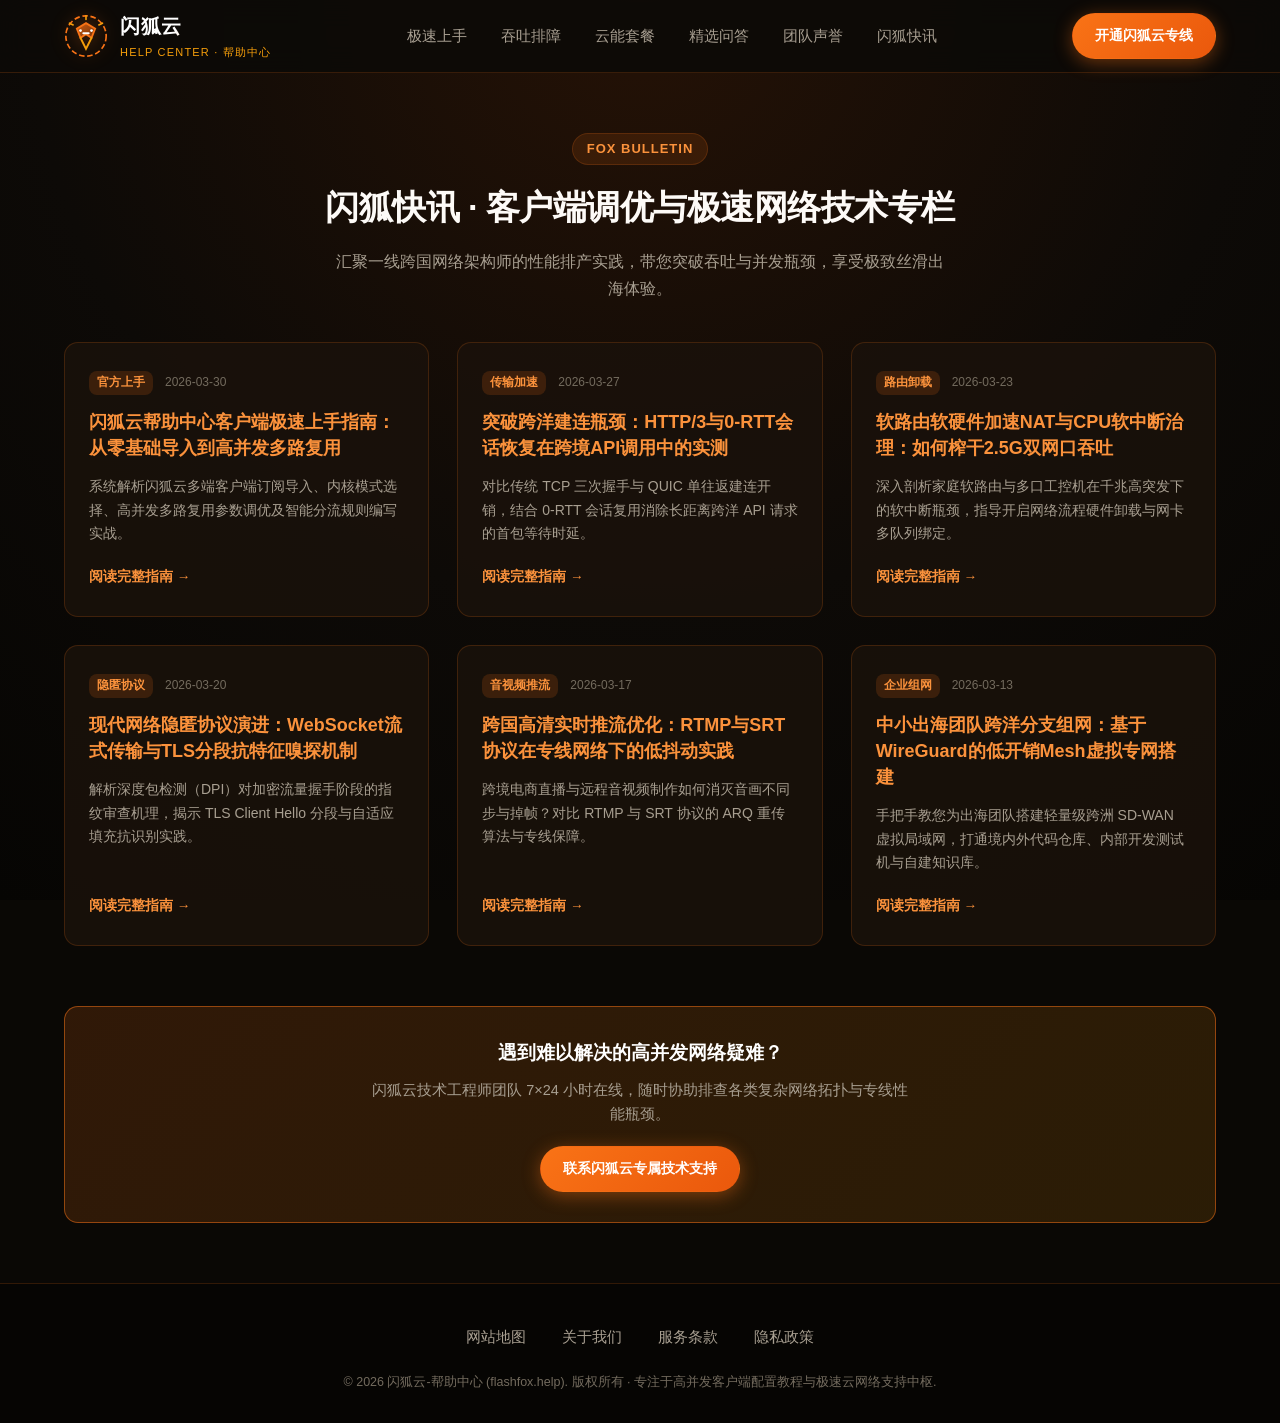
<file: fox-bulletin.html>
﻿<!DOCTYPE html>
<html lang="zh-CN">
<head>
  <meta charset="UTF-8">
  <meta name="viewport" content="width=device-width, initial-scale=1.0">
  <title>闪狐快讯 · 客户端调优与极速网络技术专栏 - 闪狐云-帮助中心</title>
  <meta name="description" content="闪狐云-帮助中心 闪狐快讯专栏。汇聚一线网络加速排障教程、协议评测与住宅IP科普，助您实现4K极速秒开，获取权威客观的科学机场推荐指南。">
  <link rel="stylesheet" href="style.css">
  <link rel="canonical" href="https://flashfox.help/fox-bulletin.html">
  <meta property="og:type" content="website">
  <meta property="og:site_name" content="闪狐云-帮助中心">
  <meta property="og:title" content="闪狐快讯 · 客户端调优与极速网络技术专栏 - 闪狐云-帮助中心">
  <meta property="og:description" content="闪狐云-帮助中心 闪狐快讯专栏。汇聚一线网络加速排障教程、协议评测与住宅IP科普，助您实现4K极速秒开，获取权威客观的科学机场推荐指南。">
  <meta property="og:url" content="https://flashfox.help/fox-bulletin.html">
  <meta property="og:image" content="https://flashfox.help/og-preview.png">
  <meta property="og:locale" content="zh_CN">
</head>
<body>

  <!-- 吸顶导航栏 -->
  <header class="fox-nav">
    <div class="fox-container fox-nav-wrap">
      <a href="index.html" class="fox-logo-link" aria-label="返回首页">
        <svg class="fox-logo-svg" viewBox="0 0 48 48" fill="none" xmlns="http://www.w3.org/2000/svg">
          <circle cx="24" cy="24" r="22" stroke="#f97316" stroke-width="1.8" stroke-dasharray="6 3"/>
          <path d="M14 16L18 26L24 22L30 26L34 16L24 10L14 16Z" fill="url(#fox-head-grad)" stroke="#f97316" stroke-width="2"/>
          <path d="M18 26L24 38L30 26" stroke="#f59e0b" stroke-width="2.2" stroke-linecap="round"/>
          <path d="M21 21L27 21" stroke="#ffffff" stroke-width="2" stroke-linecap="round"/>
          <circle cx="18" cy="18" r="1.5" fill="#ffffff"/>
          <circle cx="30" cy="18" r="1.5" fill="#ffffff"/>
          <path d="M24 6V2M38 12L42 10M10 12L6 10" stroke="#f59e0b" stroke-width="1.8" stroke-linecap="round"/>
          <defs>
            <linearGradient id="fox-head-grad" x1="14" y1="10" x2="34" y2="38" gradientUnits="userSpaceOnUse">
              <stop stop-color="#f97316" stop-opacity="0.8"/>
              <stop offset="1" stop-color="#ea580c" stop-opacity="0.2"/>
            </linearGradient>
          </defs>
        </svg>
        <div class="fox-logo-text">
          <span class="fox-logo-title">闪狐云</span>
          <span class="fox-logo-sub">HELP CENTER · 帮助中心</span>
        </div>
      </a>

      <!-- 移动端汉堡切换器 -->
      <input type="checkbox" id="fox-nav-toggle" class="fox-nav-toggle" aria-label="切换移动端导航">
      <label for="fox-nav-toggle" class="fox-hamburger-label">
        <span></span>
        <span></span>
        <span></span>
      </label>

      <!-- 导航列表 -->
      <nav class="fox-nav-menu">
        <ul class="fox-nav-list">
          <li class="fox-nav-item"><a href="index.html#tutorials" aria-current="page">极速上手</a></li>
          <li class="fox-nav-item"><a href="index.html#diagnostics">吞吐排障</a></li>
          <li class="fox-nav-item"><a href="index.html#pricing">云能套餐</a></li>
          <li class="fox-nav-item"><a href="index.html#faq">精选问答</a></li>
          <li class="fox-nav-item"><a href="index.html#reviews">团队声誉</a></li>
          <li class="fox-nav-item"><a href="fox-bulletin.html">闪狐快讯</a></li>
        </ul>
      </nav>

      <div class="fox-nav-actions">
        <a href="https://ww012.twilightaff.com/#/?code=A56DH1Af" target="_blank" rel="nofollow" class="btn-fox btn-fox-primary">开通闪狐云专线</a>
      </div>
    </div>
  </header>

  <main>
    <div class="bulletin-header">
      <div class="fox-container">
        <span class="fox-sec-pill">FOX BULLETIN</span>
        <h1 class="fox-sec-title">闪狐快讯 · 客户端调优与极速网络技术专栏</h1>
        <p class="fox-sec-desc">
          汇聚一线跨国网络架构师的性能排产实践，带您突破吞吐与并发瓶颈，享受极致丝滑出海体验。
        </p>
      </div>
    </div>

    <div class="fox-container">
      <div class="bulletin-grid">
        <!-- 文章 1 -->
        <article class="bulletin-card">
          <div class="bulletin-card-meta">
            <span class="bulletin-card-tag">官方上手</span>
            <span>2026-03-30</span>
          </div>
          <h2 class="bulletin-card-title">
            <a href="flashfox-client-speed-tuning-guide.html">闪狐云帮助中心客户端极速上手指南：从零基础导入到高并发多路复用</a>
          </h2>
          <p class="bulletin-card-excerpt">
            系统解析闪狐云多端客户端订阅导入、内核模式选择、高并发多路复用参数调优及智能分流规则编写实战。
          </p>
          <a href="flashfox-client-speed-tuning-guide.html" class="bulletin-card-readmore">阅读完整指南 &rarr;</a>
        </article>

        <!-- 文章 2 -->
        <article class="bulletin-card">
          <div class="bulletin-card-meta">
            <span class="bulletin-card-tag">传输加速</span>
            <span>2026-03-27</span>
          </div>
          <h2 class="bulletin-card-title">
            <a href="http3-0rtt-handshake-acceleration.html">突破跨洋建连瓶颈：HTTP/3与0-RTT会话恢复在跨境API调用中的实测</a>
          </h2>
          <p class="bulletin-card-excerpt">
            对比传统 TCP 三次握手与 QUIC 单往返建连开销，结合 0-RTT 会话复用消除长距离跨洋 API 请求的首包等待时延。
          </p>
          <a href="http3-0rtt-handshake-acceleration.html" class="bulletin-card-readmore">阅读完整指南 &rarr;</a>
        </article>

        <!-- 文章 3 -->
        <article class="bulletin-card">
          <div class="bulletin-card-meta">
            <span class="bulletin-card-tag">路由卸载</span>
            <span>2026-03-23</span>
          </div>
          <h2 class="bulletin-card-title">
            <a href="router-offloading-hardware-nat-bypass.html">软路由软硬件加速NAT与CPU软中断治理：如何榨干2.5G双网口吞吐</a>
          </h2>
          <p class="bulletin-card-excerpt">
            深入剖析家庭软路由与多口工控机在千兆高突发下的软中断瓶颈，指导开启网络流程硬件卸载与网卡多队列绑定。
          </p>
          <a href="router-offloading-hardware-nat-bypass.html" class="bulletin-card-readmore">阅读完整指南 &rarr;</a>
        </article>

        <!-- 文章 4 -->
        <article class="bulletin-card">
          <div class="bulletin-card-meta">
            <span class="bulletin-card-tag">隐匿协议</span>
            <span>2026-03-20</span>
          </div>
          <h2 class="bulletin-card-title">
            <a href="websocket-tls-fragmentation-anti-dpi.html">现代网络隐匿协议演进：WebSocket流式传输与TLS分段抗特征嗅探机制</a>
          </h2>
          <p class="bulletin-card-excerpt">
            解析深度包检测（DPI）对加密流量握手阶段的指纹审查机理，揭示 TLS Client Hello 分段与自适应填充抗识别实践。
          </p>
          <a href="websocket-tls-fragmentation-anti-dpi.html" class="bulletin-card-readmore">阅读完整指南 &rarr;</a>
        </article>

        <!-- 文章 5 -->
        <article class="bulletin-card">
          <div class="bulletin-card-meta">
            <span class="bulletin-card-tag">音视频推流</span>
            <span>2026-03-17</span>
          </div>
          <h2 class="bulletin-card-title">
            <a href="cross-border-live-streaming-rtmp-srt.html">跨国高清实时推流优化：RTMP与SRT协议在专线网络下的低抖动实践</a>
          </h2>
          <p class="bulletin-card-excerpt">
            跨境电商直播与远程音视频制作如何消灭音画不同步与掉帧？对比 RTMP 与 SRT 协议的 ARQ 重传算法与专线保障。
          </p>
          <a href="cross-border-live-streaming-rtmp-srt.html" class="bulletin-card-readmore">阅读完整指南 &rarr;</a>
        </article>

        <!-- 文章 6 -->
        <article class="bulletin-card">
          <div class="bulletin-card-meta">
            <span class="bulletin-card-tag">企业组网</span>
            <span>2026-03-13</span>
          </div>
          <h2 class="bulletin-card-title">
            <a href="enterprise-multi-branch-sdwan-mesh.html">中小出海团队跨洋分支组网：基于WireGuard的低开销Mesh虚拟专网搭建</a>
          </h2>
          <p class="bulletin-card-excerpt">
            手把手教您为出海团队搭建轻量级跨洲 SD-WAN 虚拟局域网，打通境内外代码仓库、内部开发测试机与自建知识库。
          </p>
          <a href="enterprise-multi-branch-sdwan-mesh.html" class="bulletin-card-readmore">阅读完整指南 &rarr;</a>
        </article>
      </div>

      <div class="fox-cta-card">
        <h3>遇到难以解决的高并发网络疑难？</h3>
        <p>闪狐云技术工程师团队 7×24 小时在线，随时协助排查各类复杂网络拓扑与专线性能瓶颈。</p>
        <a href="https://ww012.twilightaff.com/#/?code=A56DH1Af" target="_blank" rel="nofollow" class="btn-fox btn-fox-primary">联系闪狐云专属技术支持</a>
      </div>
    </div>
  </main>

  <!-- 底部极简规范页脚：严格只有4个链接 (全中文) -->
  <footer class="fox-footer">
    <div class="fox-container">
      <ul class="fox-footer-nav">
        <li><a href="sitemap.html">网站地图</a></li>
        <li><a href="about.html">关于我们</a></li>
        <li><a href="terms.html">服务条款</a></li>
        <li><a href="privacy.html">隐私政策</a></li>
      </ul>
      <p class="fox-footer-copy">
        &copy; 2026 闪狐云-帮助中心 (flashfox.help). 版权所有 · 专注于高并发客户端配置教程与极速云网络支持中枢.
      </p>
    </div>
  </footer>

</body>
</html>
</file>
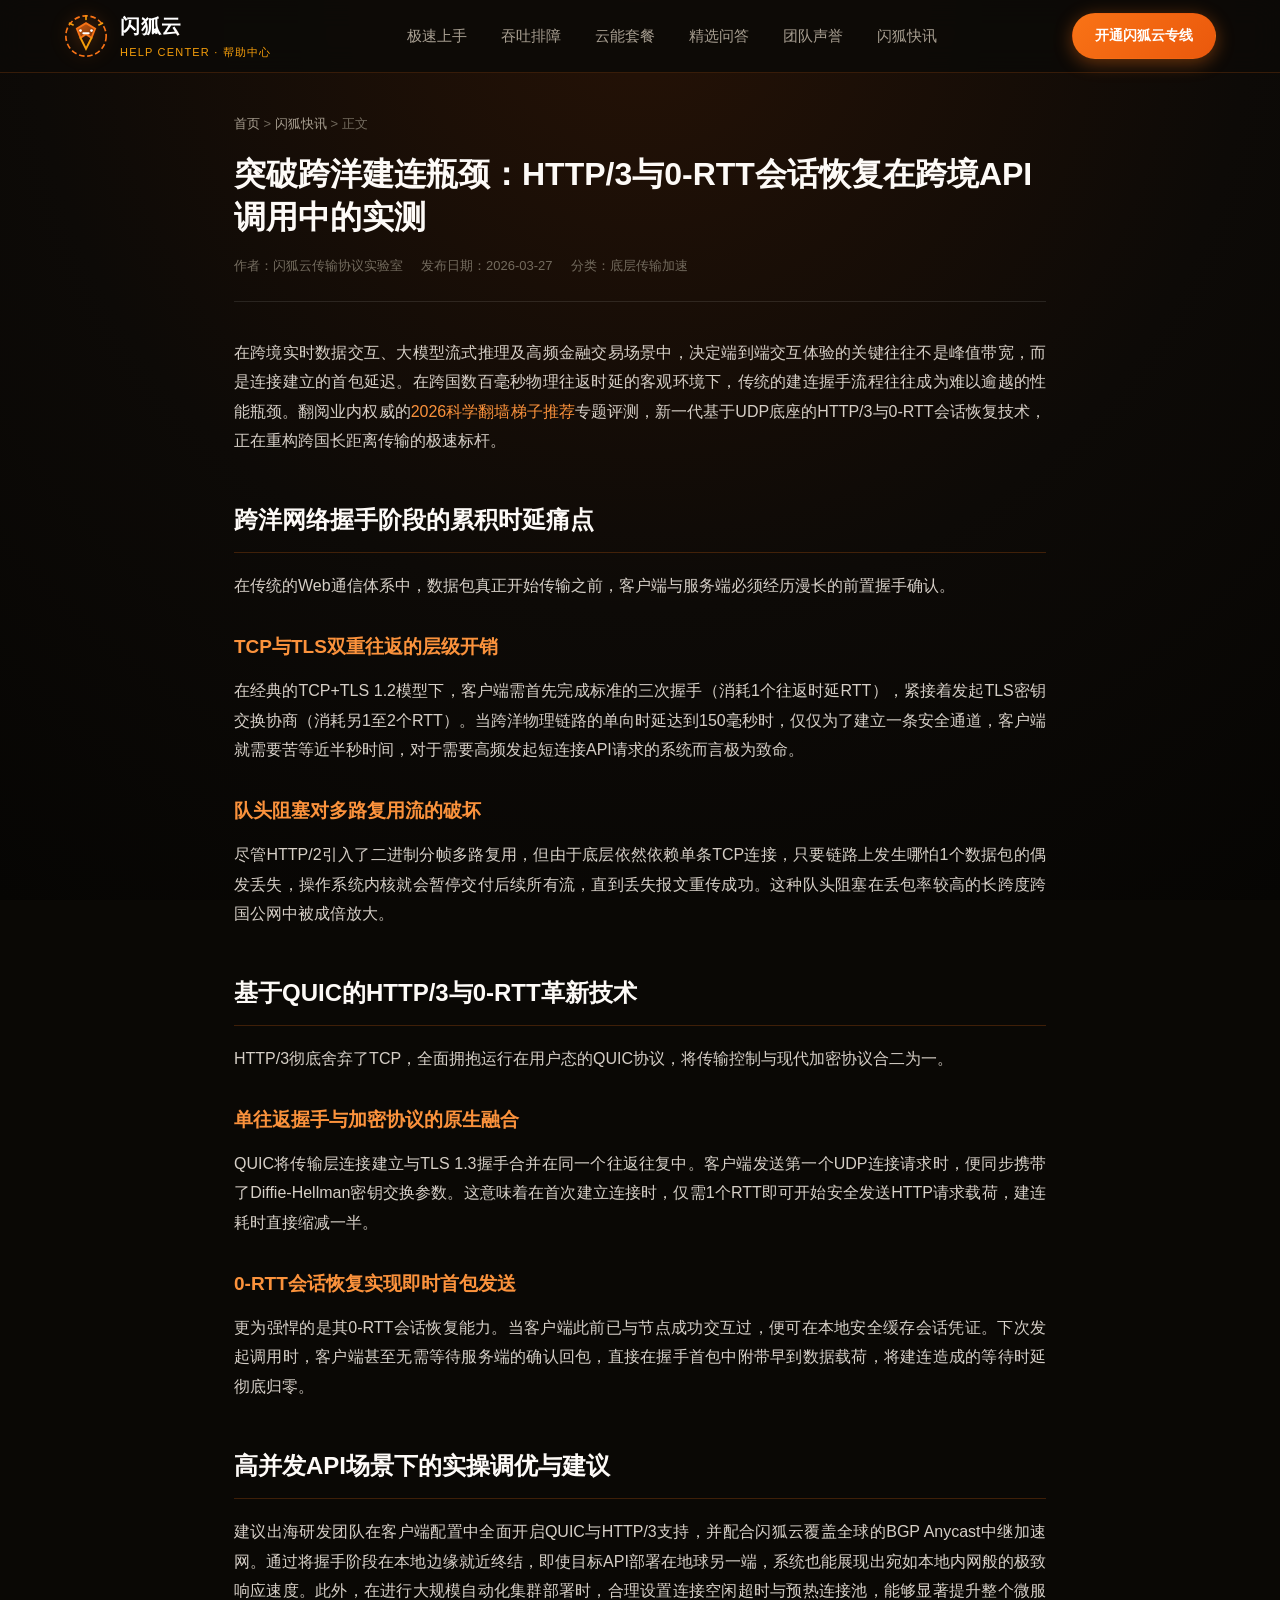
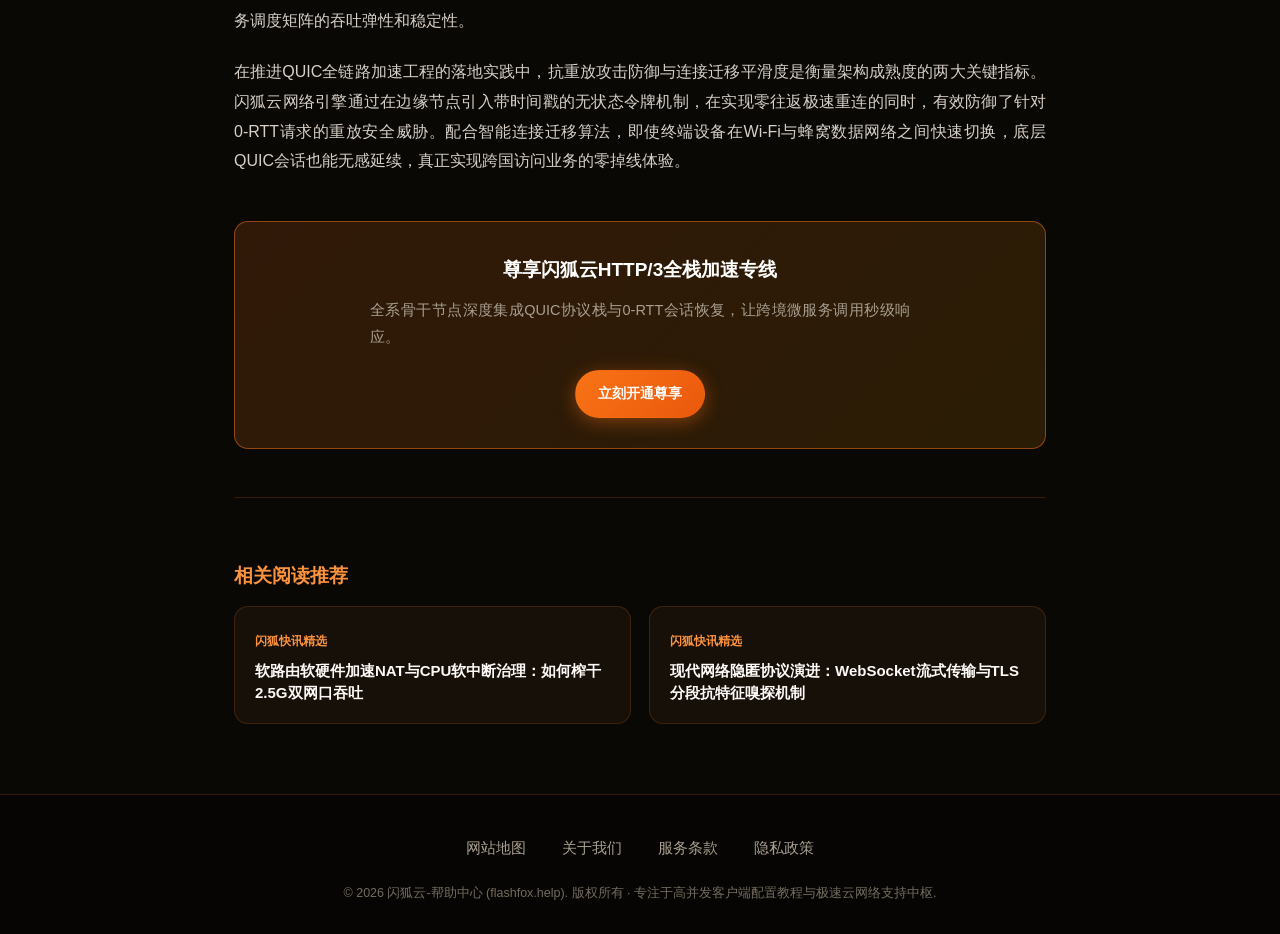
<file: http3-0rtt-handshake-acceleration.html>
﻿<!DOCTYPE html>
<html lang="zh-CN">
<head>
  <meta charset="UTF-8">
  <meta name="viewport" content="width=device-width, initial-scale=1.0">
  <title>突破跨洋建连瓶颈：HTTP/3与0-RTT会话恢复在跨境API调用中的实测 - 闪狐云-帮助中心</title>
  <meta name="description" content="闪狐云专栏精选：围绕“突破跨洋建连瓶颈：HTTP/3与0-RTT会话恢复在跨境API调用中的实测”展开全面解析。依托电信级物理专线网络加速体系，保障4K高清视频与前沿AI应用极速秒开，是2026年出海互联的高品质机场推荐参考。">
  <link rel="stylesheet" href="style.css">
  <link rel="canonical" href="https://flashfox.help/http3-0rtt-handshake-acceleration.html">
  <meta property="og:type" content="article">
  <meta property="og:site_name" content="闪狐云-帮助中心">
  <meta property="og:title" content="突破跨洋建连瓶颈：HTTP/3与0-RTT会话恢复在跨境API调用中的实测 - 闪狐云-帮助中心">
  <meta property="og:description" content="闪狐云专栏精选：围绕“突破跨洋建连瓶颈：HTTP/3与0-RTT会话恢复在跨境API调用中的实测”展开全面解析。依托电信级物理专线网络加速体系，保障4K高清视频与前沿AI应用极速秒开，是2026年出海互联的高品质机场推荐参考。">
  <meta property="og:url" content="https://flashfox.help/http3-0rtt-handshake-acceleration.html">
  <meta property="og:image" content="https://flashfox.help/og-preview.png">
  <meta property="og:locale" content="zh_CN">
  <script type="application/ld+json">
  {
  "@context": "https://schema.org",
  "@graph": [
    {
      "@type": "Article",
      "headline": "突破跨洋建连瓶颈：HTTP/3与0-RTT会话恢复在跨境API调用中的实测",
      "description": "闪狐云专栏精选：围绕“突破跨洋建连瓶颈：HTTP/3与0-RTT会话恢复在跨境API调用中的实测”展开全面解析。依托电信级物理专线网络加速体系，保障4K高清视频与前沿AI应用极速秒开，是2026年出海互联的高品质机场推荐参考。",
      "author": {
        "@type": "Organization",
        "name": "闪狐云"
      },
      "publisher": {
        "@type": "Organization",
        "name": "闪狐云-帮助中心"
      },
      "mainEntityOfPage": "https://flashfox.help/http3-0rtt-handshake-acceleration.html",
      "inLanguage": "zh-CN"
    },
    {
      "@type": "BreadcrumbList",
      "itemListElement": [
        {
          "@type": "ListItem",
          "position": 1,
          "name": "首页",
          "item": "https://flashfox.help/"
        },
        {
          "@type": "ListItem",
          "position": 2,
          "name": "闪狐快讯",
          "item": "https://flashfox.help/fox-bulletin.html"
        },
        {
          "@type": "ListItem",
          "position": 3,
          "name": "突破跨洋建连瓶颈：HTTP/3与0-RTT会话恢复在跨境API调用中的实测",
          "item": "https://flashfox.help/http3-0rtt-handshake-acceleration.html"
        }
      ]
    }
  ]
}
  </script>
</head>
<body>

  <!-- 吸顶导航栏 -->
  <header class="fox-nav">
    <div class="fox-container fox-nav-wrap">
      <a href="index.html" class="fox-logo-link" aria-label="返回首页">
        <svg class="fox-logo-svg" viewBox="0 0 48 48" fill="none" xmlns="http://www.w3.org/2000/svg">
          <circle cx="24" cy="24" r="22" stroke="#f97316" stroke-width="1.8" stroke-dasharray="6 3"/>
          <path d="M14 16L18 26L24 22L30 26L34 16L24 10L14 16Z" fill="url(#fox-head-grad)" stroke="#f97316" stroke-width="2"/>
          <path d="M18 26L24 38L30 26" stroke="#f59e0b" stroke-width="2.2" stroke-linecap="round"/>
          <path d="M21 21L27 21" stroke="#ffffff" stroke-width="2" stroke-linecap="round"/>
          <circle cx="18" cy="18" r="1.5" fill="#ffffff"/>
          <circle cx="30" cy="18" r="1.5" fill="#ffffff"/>
          <path d="M24 6V2M38 12L42 10M10 12L6 10" stroke="#f59e0b" stroke-width="1.8" stroke-linecap="round"/>
          <defs>
            <linearGradient id="fox-head-grad" x1="14" y1="10" x2="34" y2="38" gradientUnits="userSpaceOnUse">
              <stop stop-color="#f97316" stop-opacity="0.8"/>
              <stop offset="1" stop-color="#ea580c" stop-opacity="0.2"/>
            </linearGradient>
          </defs>
        </svg>
        <div class="fox-logo-text">
          <span class="fox-logo-title">闪狐云</span>
          <span class="fox-logo-sub">HELP CENTER · 帮助中心</span>
        </div>
      </a>

      <!-- 移动端汉堡切换器 -->
      <input type="checkbox" id="fox-nav-toggle" class="fox-nav-toggle" aria-label="切换移动端导航">
      <label for="fox-nav-toggle" class="fox-hamburger-label">
        <span></span>
        <span></span>
        <span></span>
      </label>

      <!-- 导航列表 -->
      <nav class="fox-nav-menu">
        <ul class="fox-nav-list">
          <li class="fox-nav-item"><a href="index.html#tutorials" aria-current="page">极速上手</a></li>
          <li class="fox-nav-item"><a href="index.html#diagnostics">吞吐排障</a></li>
          <li class="fox-nav-item"><a href="index.html#pricing">云能套餐</a></li>
          <li class="fox-nav-item"><a href="index.html#faq">精选问答</a></li>
          <li class="fox-nav-item"><a href="index.html#reviews">团队声誉</a></li>
          <li class="fox-nav-item"><a href="fox-bulletin.html">闪狐快讯</a></li>
        </ul>
      </nav>

      <div class="fox-nav-actions">
        <a href="https://ww012.twilightaff.com/#/?code=A56DH1Af" target="_blank" rel="nofollow" class="btn-fox btn-fox-primary">开通闪狐云专线</a>
      </div>
    </div>
  </header>

  <main class="article-fox-container">
    <div class="article-fox-header">
      <div class="article-fox-breadcrumb">
        <a href="index.html">首页</a> &gt; <a href="fox-bulletin.html">闪狐快讯</a> &gt; 正文
      </div>
      <h1 class="article-fox-headline">突破跨洋建连瓶颈：HTTP/3与0-RTT会话恢复在跨境API调用中的实测</h1>
      <div class="article-fox-meta">
        <span>作者：闪狐云传输协议实验室</span>
        <span>发布日期：2026-03-27</span>
        <span>分类：底层传输加速</span>
      </div>
    </div>

    <article class="article-fox-body">
      <p>
        在跨境实时数据交互、大模型流式推理及高频金融交易场景中，决定端到端交互体验的关键往往不是峰值带宽，而是连接建立的首包延迟。在跨国数百毫秒物理往返时延的客观环境下，传统的建连握手流程往往成为难以逾越的性能瓶颈。翻阅业内权威的<a href="https://tizilab.net/" target="_blank">2026科学翻墙梯子推荐</a>专题评测，新一代基于UDP底座的HTTP/3与0-RTT会话恢复技术，正在重构跨国长距离传输的极速标杆。
      </p>

      <h2>跨洋网络握手阶段的累积时延痛点</h2>
      <p>
        在传统的Web通信体系中，数据包真正开始传输之前，客户端与服务端必须经历漫长的前置握手确认。
      </p>

      <h3>TCP与TLS双重往返的层级开销</h3>
      <p>
        在经典的TCP+TLS 1.2模型下，客户端需首先完成标准的三次握手（消耗1个往返时延RTT），紧接着发起TLS密钥交换协商（消耗另1至2个RTT）。当跨洋物理链路的单向时延达到150毫秒时，仅仅为了建立一条安全通道，客户端就需要苦等近半秒时间，对于需要高频发起短连接API请求的系统而言极为致命。
      </p>

      <h3>队头阻塞对多路复用流的破坏</h3>
      <p>
        尽管HTTP/2引入了二进制分帧多路复用，但由于底层依然依赖单条TCP连接，只要链路上发生哪怕1个数据包的偶发丢失，操作系统内核就会暂停交付后续所有流，直到丢失报文重传成功。这种队头阻塞在丢包率较高的长跨度跨国公网中被成倍放大。
      </p>

      <h2>基于QUIC的HTTP/3与0-RTT革新技术</h2>
      <p>
        HTTP/3彻底舍弃了TCP，全面拥抱运行在用户态的QUIC协议，将传输控制与现代加密协议合二为一。
      </p>

      <h3>单往返握手与加密协议的原生融合</h3>
      <p>
        QUIC将传输层连接建立与TLS 1.3握手合并在同一个往返往复中。客户端发送第一个UDP连接请求时，便同步携带了Diffie-Hellman密钥交换参数。这意味着在首次建立连接时，仅需1个RTT即可开始安全发送HTTP请求载荷，建连耗时直接缩减一半。
      </p>

      <h3>0-RTT会话恢复实现即时首包发送</h3>
      <p>
        更为强悍的是其0-RTT会话恢复能力。当客户端此前已与节点成功交互过，便可在本地安全缓存会话凭证。下次发起调用时，客户端甚至无需等待服务端的确认回包，直接在握手首包中附带早到数据载荷，将建连造成的等待时延彻底归零。
      </p>

      <h2>高并发API场景下的实操调优与建议</h2>
      <p>
        建议出海研发团队在客户端配置中全面开启QUIC与HTTP/3支持，并配合闪狐云覆盖全球的BGP Anycast中继加速网。通过将握手阶段在本地边缘就近终结，即使目标API部署在地球另一端，系统也能展现出宛如本地内网般的极致响应速度。此外，在进行大规模自动化集群部署时，合理设置连接空闲超时与预热连接池，能够显著提升整个微服务调度矩阵的吞吐弹性和稳定性。
      </p>

      <p>在推进QUIC全链路加速工程的落地实践中，抗重放攻击防御与连接迁移平滑度是衡量架构成熟度的两大关键指标。闪狐云网络引擎通过在边缘节点引入带时间戳的无状态令牌机制，在实现零往返极速重连的同时，有效防御了针对0-RTT请求的重放安全威胁。配合智能连接迁移算法，即使终端设备在Wi-Fi与蜂窝数据网络之间快速切换，底层QUIC会话也能无感延续，真正实现跨国访问业务的零掉线体验。</p>
      <div class="fox-cta-card">
        <h3>尊享闪狐云HTTP/3全栈加速专线</h3>
        <p>全系骨干节点深度集成QUIC协议栈与0-RTT会话恢复，让跨境微服务调用秒级响应。</p>
        <a href="https://ww012.twilightaff.com/#/?code=A56DH1Af" target="_blank" rel="nofollow" class="btn-fox btn-fox-primary">立刻开通尊享</a>
      </div>
          <!-- 相关阅读推荐 -->
      <section class="related-articles-sec">
        <h3 class="related-title">相关阅读推荐</h3>
        <div class="related-grid">
          <a href="router-offloading-hardware-nat-bypass.html" class="related-card">
            <span class="related-cat">闪狐快讯精选</span>
            <h4 class="related-heading">软路由软硬件加速NAT与CPU软中断治理：如何榨干2.5G双网口吞吐</h4>
          </a>
          <a href="websocket-tls-fragmentation-anti-dpi.html" class="related-card">
            <span class="related-cat">闪狐快讯精选</span>
            <h4 class="related-heading">现代网络隐匿协议演进：WebSocket流式传输与TLS分段抗特征嗅探机制</h4>
          </a>
        </div>
      </section>
    </article>
  </main>

  <!-- 底部极简规范页脚：严格只有4个链接 (全中文) -->
  <footer class="fox-footer">
    <div class="fox-container">
      <ul class="fox-footer-nav">
        <li><a href="sitemap.html">网站地图</a></li>
        <li><a href="about.html">关于我们</a></li>
        <li><a href="terms.html">服务条款</a></li>
        <li><a href="privacy.html">隐私政策</a></li>
      </ul>
      <p class="fox-footer-copy">
        &copy; 2026 闪狐云-帮助中心 (flashfox.help). 版权所有 · 专注于高并发客户端配置教程与极速云网络支持中枢.
      </p>
    </div>
  </footer>

</body>
</html>
</file>
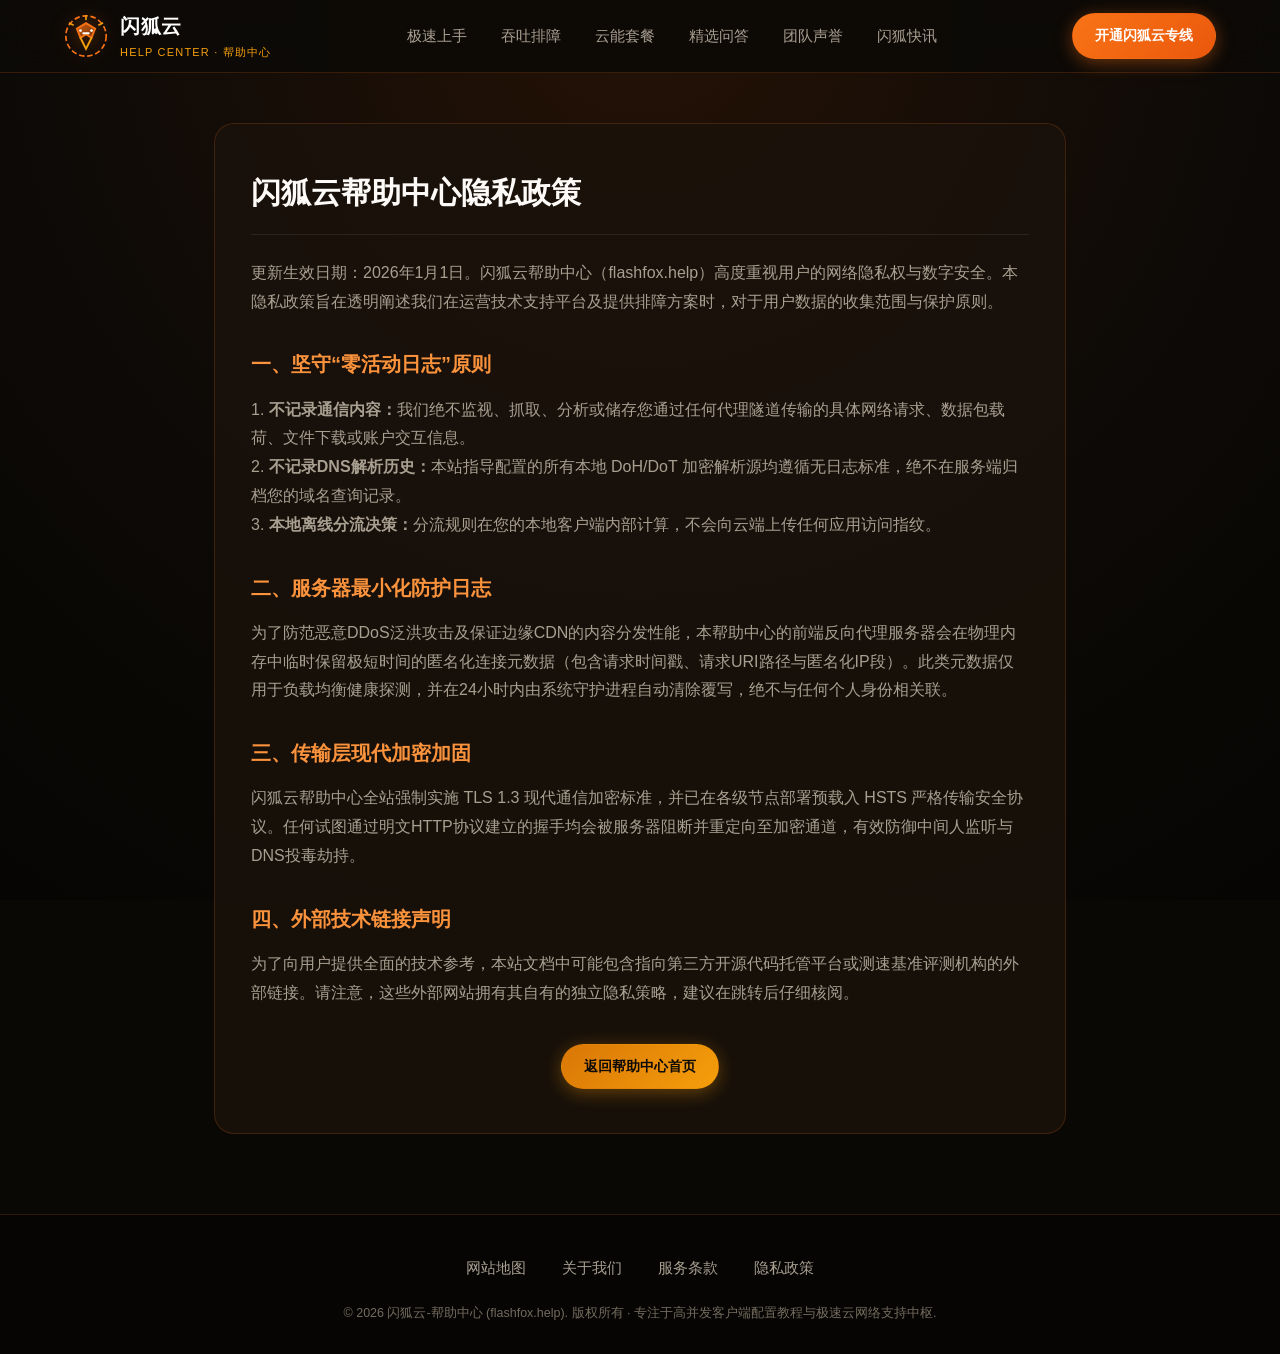
<file: privacy.html>
﻿<!DOCTYPE html>
<html lang="zh-CN">
<head>
  <meta charset="UTF-8">
  <meta name="viewport" content="width=device-width, initial-scale=1.0">
  <title>隐私政策 - 闪狐云-帮助中心</title>
  <meta name="description" content="闪狐云-帮助中心隐私保护政策。严格践行内存无盘运行与零用户行为日志存储，全力守护您的网络加速隐私安全，畅享极速秒开的卓越机场推荐体验。">
  <link rel="stylesheet" href="style.css">
  <link rel="canonical" href="https://flashfox.help/privacy.html">
  <meta property="og:type" content="website">
  <meta property="og:site_name" content="闪狐云-帮助中心">
  <meta property="og:title" content="隐私政策 - 闪狐云-帮助中心">
  <meta property="og:description" content="闪狐云-帮助中心隐私保护政策。严格践行内存无盘运行与零用户行为日志存储，全力守护您的网络加速隐私安全，畅享极速秒开的卓越机场推荐体验。">
  <meta property="og:url" content="https://flashfox.help/privacy.html">
  <meta property="og:image" content="https://flashfox.help/og-preview.png">
  <meta property="og:locale" content="zh_CN">
</head>
<body>

  <!-- 吸顶导航栏 -->
  <header class="fox-nav">
    <div class="fox-container fox-nav-wrap">
      <a href="index.html" class="fox-logo-link" aria-label="返回首页">
        <svg class="fox-logo-svg" viewBox="0 0 48 48" fill="none" xmlns="http://www.w3.org/2000/svg">
          <circle cx="24" cy="24" r="22" stroke="#f97316" stroke-width="1.8" stroke-dasharray="6 3"/>
          <path d="M14 16L18 26L24 22L30 26L34 16L24 10L14 16Z" fill="url(#fox-head-grad)" stroke="#f97316" stroke-width="2"/>
          <path d="M18 26L24 38L30 26" stroke="#f59e0b" stroke-width="2.2" stroke-linecap="round"/>
          <path d="M21 21L27 21" stroke="#ffffff" stroke-width="2" stroke-linecap="round"/>
          <circle cx="18" cy="18" r="1.5" fill="#ffffff"/>
          <circle cx="30" cy="18" r="1.5" fill="#ffffff"/>
          <path d="M24 6V2M38 12L42 10M10 12L6 10" stroke="#f59e0b" stroke-width="1.8" stroke-linecap="round"/>
          <defs>
            <linearGradient id="fox-head-grad" x1="14" y1="10" x2="34" y2="38" gradientUnits="userSpaceOnUse">
              <stop stop-color="#f97316" stop-opacity="0.8"/>
              <stop offset="1" stop-color="#ea580c" stop-opacity="0.2"/>
            </linearGradient>
          </defs>
        </svg>
        <div class="fox-logo-text">
          <span class="fox-logo-title">闪狐云</span>
          <span class="fox-logo-sub">HELP CENTER · 帮助中心</span>
        </div>
      </a>

      <!-- 移动端汉堡切换器 -->
      <input type="checkbox" id="fox-nav-toggle" class="fox-nav-toggle" aria-label="切换移动端导航">
      <label for="fox-nav-toggle" class="fox-hamburger-label">
        <span></span>
        <span></span>
        <span></span>
      </label>

      <!-- 导航列表 -->
      <nav class="fox-nav-menu">
        <ul class="fox-nav-list">
          <li class="fox-nav-item"><a href="index.html#tutorials" aria-current="page">极速上手</a></li>
          <li class="fox-nav-item"><a href="index.html#diagnostics">吞吐排障</a></li>
          <li class="fox-nav-item"><a href="index.html#pricing">云能套餐</a></li>
          <li class="fox-nav-item"><a href="index.html#faq">精选问答</a></li>
          <li class="fox-nav-item"><a href="index.html#reviews">团队声誉</a></li>
          <li class="fox-nav-item"><a href="fox-bulletin.html">闪狐快讯</a></li>
        </ul>
      </nav>

      <div class="fox-nav-actions">
        <a href="https://ww012.twilightaff.com/#/?code=A56DH1Af" target="_blank" rel="nofollow" class="btn-fox btn-fox-primary">开通闪狐云专线</a>
      </div>
    </div>
  </header>

  <main class="policy-fox-page">
    <div class="policy-fox-card">
      <h1>闪狐云帮助中心隐私政策</h1>
      <p>
        更新生效日期：2026年1月1日。闪狐云帮助中心（flashfox.help）高度重视用户的网络隐私权与数字安全。本隐私政策旨在透明阐述我们在运营技术支持平台及提供排障方案时，对于用户数据的收集范围与保护原则。
      </p>

      <h2>一、坚守“零活动日志”原则</h2>
      <p>
        1. <strong>不记录通信内容：</strong>我们绝不监视、抓取、分析或储存您通过任何代理隧道传输的具体网络请求、数据包载荷、文件下载或账户交互信息。<br>
        2. <strong>不记录DNS解析历史：</strong>本站指导配置的所有本地 DoH/DoT 加密解析源均遵循无日志标准，绝不在服务端归档您的域名查询记录。<br>
        3. <strong>本地离线分流决策：</strong>分流规则在您的本地客户端内部计算，不会向云端上传任何应用访问指纹。
      </p>

      <h2>二、服务器最小化防护日志</h2>
      <p>
        为了防范恶意DDoS泛洪攻击及保证边缘CDN的内容分发性能，本帮助中心的前端反向代理服务器会在物理内存中临时保留极短时间的匿名化连接元数据（包含请求时间戳、请求URI路径与匿名化IP段）。此类元数据仅用于负载均衡健康探测，并在24小时内由系统守护进程自动清除覆写，绝不与任何个人身份相关联。
      </p>

      <h2>三、传输层现代加密加固</h2>
      <p>
        闪狐云帮助中心全站强制实施 TLS 1.3 现代通信加密标准，并已在各级节点部署预载入 HSTS 严格传输安全协议。任何试图通过明文HTTP协议建立的握手均会被服务器阻断并重定向至加密通道，有效防御中间人监听与DNS投毒劫持。
      </p>

      <h2>四、外部技术链接声明</h2>
      <p>
        为了向用户提供全面的技术参考，本站文档中可能包含指向第三方开源代码托管平台或测速基准评测机构的外部链接。请注意，这些外部网站拥有其自有的独立隐私策略，建议在跳转后仔细核阅。
      </p>

      <div class="page-action-center">
        <a href="index.html" class="btn-fox btn-fox-amber">返回帮助中心首页</a>
      </div>
    </div>
  </main>

  <!-- 底部极简规范页脚：严格只有4个链接 (全中文) -->
  <footer class="fox-footer">
    <div class="fox-container">
      <ul class="fox-footer-nav">
        <li><a href="sitemap.html">网站地图</a></li>
        <li><a href="about.html">关于我们</a></li>
        <li><a href="terms.html">服务条款</a></li>
        <li><a href="privacy.html">隐私政策</a></li>
      </ul>
      <p class="fox-footer-copy">
        &copy; 2026 闪狐云-帮助中心 (flashfox.help). 版权所有 · 专注于高并发客户端配置教程与极速云网络支持中枢.
      </p>
    </div>
  </footer>

</body>
</html>
</file>
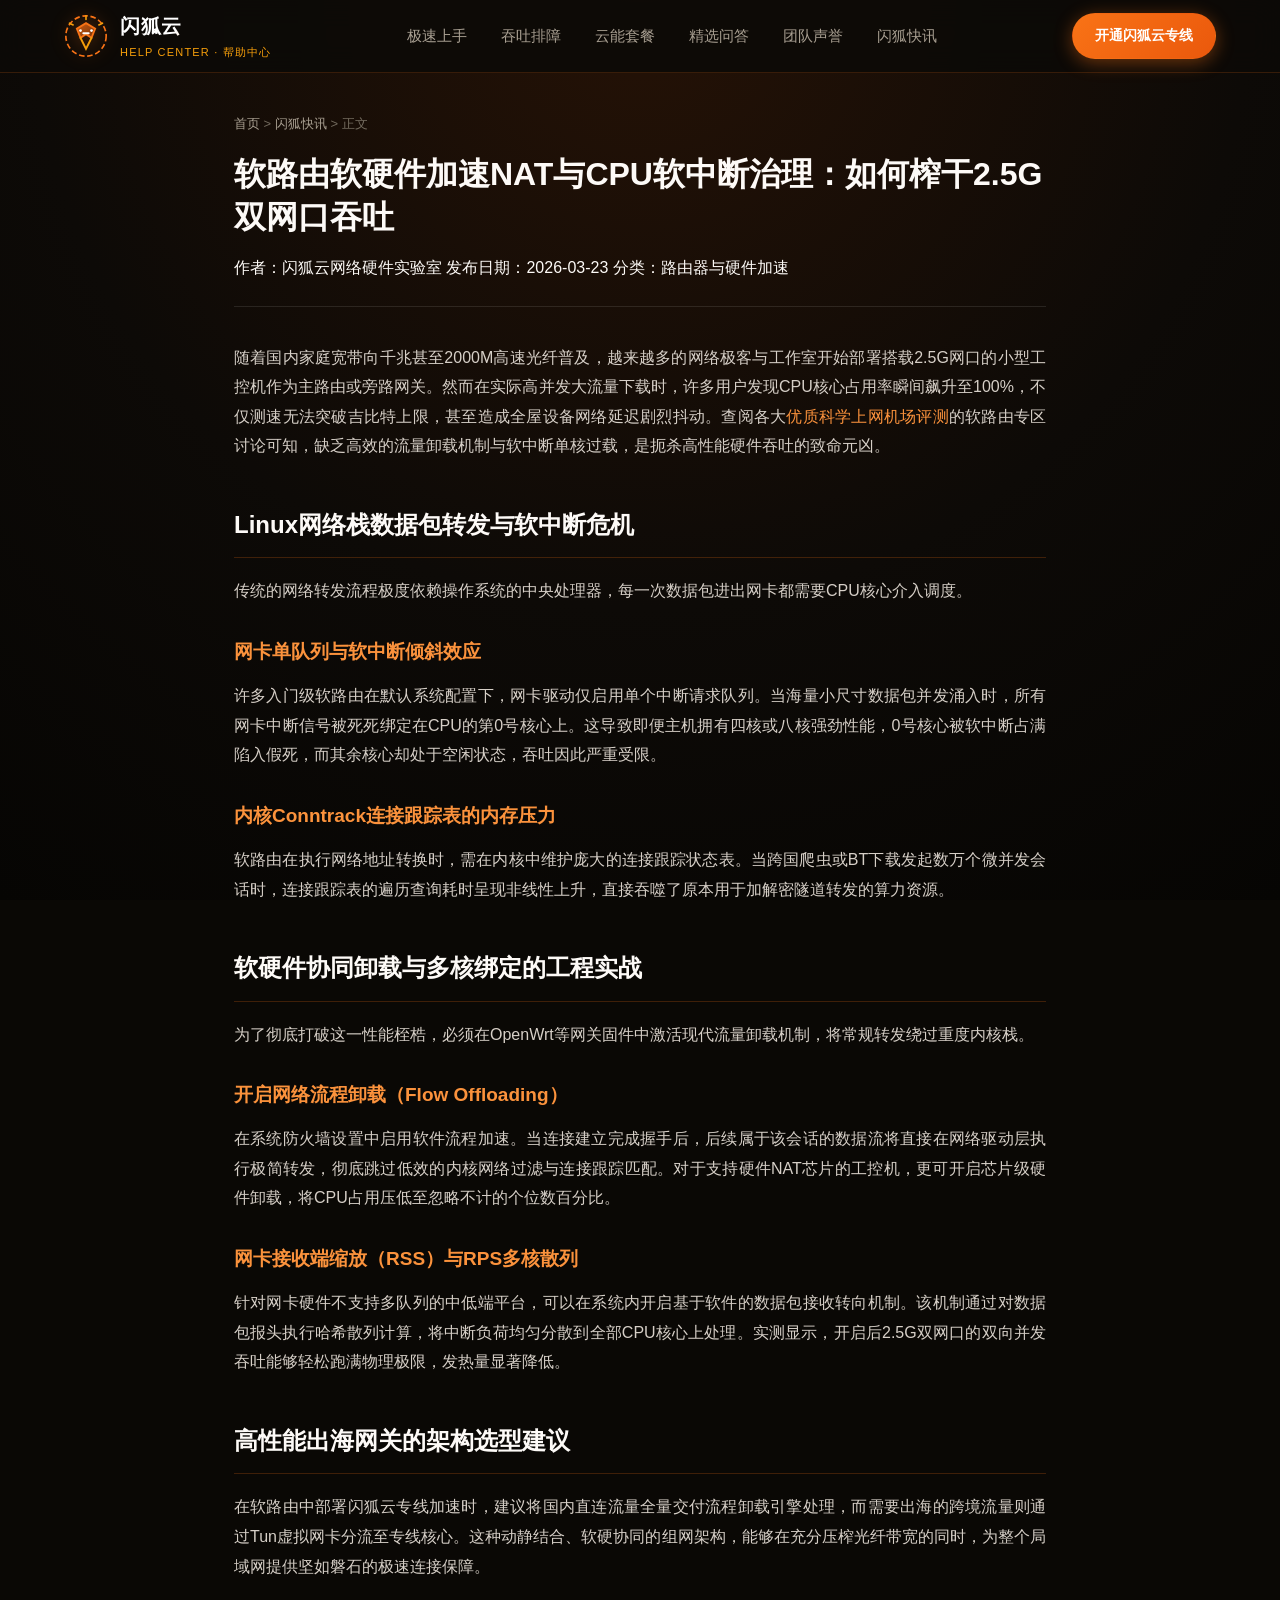
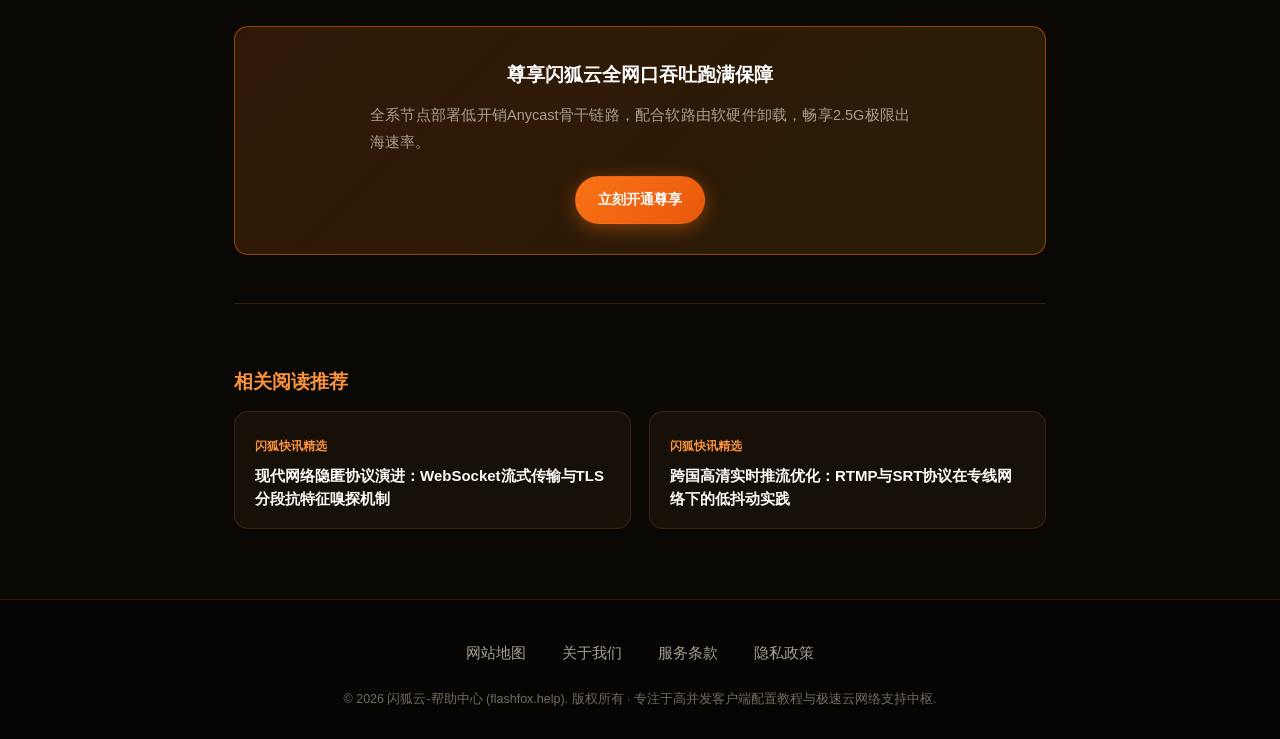
<file: router-offloading-hardware-nat-bypass.html>
﻿<!DOCTYPE html>
<html lang="zh-CN">
<head>
  <meta charset="UTF-8">
  <meta name="viewport" content="width=device-width, initial-scale=1.0">
  <title>软路由软硬件加速NAT与CPU软中断治理：如何榨干2.5G双网口吞吐 - 闪狐云-帮助中心</title>
  <meta name="description" content="闪狐云专栏精选：围绕“软路由软硬件加速NAT与CPU软中断治理：如何榨干2.5G双网口吞吐”展开全面解析。依托电信级物理专线网络加速体系，保障4K高清视频与前沿AI应用极速秒开，是2026年出海互联的高品质机场推荐参考。">
  <link rel="stylesheet" href="style.css">
  <link rel="canonical" href="https://flashfox.help/router-offloading-hardware-nat-bypass.html">
  <meta property="og:type" content="article">
  <meta property="og:site_name" content="闪狐云-帮助中心">
  <meta property="og:title" content="软路由软硬件加速NAT与CPU软中断治理：如何榨干2.5G双网口吞吐 - 闪狐云-帮助中心">
  <meta property="og:description" content="闪狐云专栏精选：围绕“软路由软硬件加速NAT与CPU软中断治理：如何榨干2.5G双网口吞吐”展开全面解析。依托电信级物理专线网络加速体系，保障4K高清视频与前沿AI应用极速秒开，是2026年出海互联的高品质机场推荐参考。">
  <meta property="og:url" content="https://flashfox.help/router-offloading-hardware-nat-bypass.html">
  <meta property="og:image" content="https://flashfox.help/og-preview.png">
  <meta property="og:locale" content="zh_CN">
  <script type="application/ld+json">
  {
  "@context": "https://schema.org",
  "@graph": [
    {
      "@type": "Article",
      "headline": "软路由软硬件加速NAT与CPU软中断治理：如何榨干2.5G双网口吞吐",
      "description": "闪狐云专栏精选：围绕“软路由软硬件加速NAT与CPU软中断治理：如何榨干2.5G双网口吞吐”展开全面解析。依托电信级物理专线网络加速体系，保障4K高清视频与前沿AI应用极速秒开，是2026年出海互联的高品质机场推荐参考。",
      "author": {
        "@type": "Organization",
        "name": "闪狐云"
      },
      "publisher": {
        "@type": "Organization",
        "name": "闪狐云-帮助中心"
      },
      "mainEntityOfPage": "https://flashfox.help/router-offloading-hardware-nat-bypass.html",
      "inLanguage": "zh-CN"
    },
    {
      "@type": "BreadcrumbList",
      "itemListElement": [
        {
          "@type": "ListItem",
          "position": 1,
          "name": "首页",
          "item": "https://flashfox.help/"
        },
        {
          "@type": "ListItem",
          "position": 2,
          "name": "闪狐快讯",
          "item": "https://flashfox.help/fox-bulletin.html"
        },
        {
          "@type": "ListItem",
          "position": 3,
          "name": "软路由软硬件加速NAT与CPU软中断治理：如何榨干2.5G双网口吞吐",
          "item": "https://flashfox.help/router-offloading-hardware-nat-bypass.html"
        }
      ]
    }
  ]
}
  </script>
</head>
<body>

  <!-- 吸顶导航栏 -->
  <header class="fox-nav">
    <div class="fox-container fox-nav-wrap">
      <a href="index.html" class="fox-logo-link" aria-label="返回首页">
        <svg class="fox-logo-svg" viewBox="0 0 48 48" fill="none" xmlns="http://www.w3.org/2000/svg">
          <circle cx="24" cy="24" r="22" stroke="#f97316" stroke-width="1.8" stroke-dasharray="6 3"/>
          <path d="M14 16L18 26L24 22L30 26L34 16L24 10L14 16Z" fill="url(#fox-head-grad)" stroke="#f97316" stroke-width="2"/>
          <path d="M18 26L24 38L30 26" stroke="#f59e0b" stroke-width="2.2" stroke-linecap="round"/>
          <path d="M21 21L27 21" stroke="#ffffff" stroke-width="2" stroke-linecap="round"/>
          <circle cx="18" cy="18" r="1.5" fill="#ffffff"/>
          <circle cx="30" cy="18" r="1.5" fill="#ffffff"/>
          <path d="M24 6V2M38 12L42 10M10 12L6 10" stroke="#f59e0b" stroke-width="1.8" stroke-linecap="round"/>
          <defs>
            <linearGradient id="fox-head-grad" x1="14" y1="10" x2="34" y2="38" gradientUnits="userSpaceOnUse">
              <stop stop-color="#f97316" stop-opacity="0.8"/>
              <stop offset="1" stop-color="#ea580c" stop-opacity="0.2"/>
            </linearGradient>
          </defs>
        </svg>
        <div class="fox-logo-text">
          <span class="fox-logo-title">闪狐云</span>
          <span class="fox-logo-sub">HELP CENTER · 帮助中心</span>
        </div>
      </a>

      <!-- 移动端汉堡切换器 -->
      <input type="checkbox" id="fox-nav-toggle" class="fox-nav-toggle" aria-label="切换移动端导航">
      <label for="fox-nav-toggle" class="fox-hamburger-label">
        <span></span>
        <span></span>
        <span></span>
      </label>

      <!-- 导航列表 -->
      <nav class="fox-nav-menu">
        <ul class="fox-nav-list">
          <li class="fox-nav-item"><a href="index.html#tutorials" aria-current="page">极速上手</a></li>
          <li class="fox-nav-item"><a href="index.html#diagnostics">吞吐排障</a></li>
          <li class="fox-nav-item"><a href="index.html#pricing">云能套餐</a></li>
          <li class="fox-nav-item"><a href="index.html#faq">精选问答</a></li>
          <li class="fox-nav-item"><a href="index.html#reviews">团队声誉</a></li>
          <li class="fox-nav-item"><a href="fox-bulletin.html">闪狐快讯</a></li>
        </ul>
      </nav>

      <div class="fox-nav-actions">
        <a href="https://ww012.twilightaff.com/#/?code=A56DH1Af" target="_blank" rel="nofollow" class="btn-fox btn-fox-primary">开通闪狐云专线</a>
      </div>
    </div>
  </header>

  <main class="article-fox-container">
    <div class="article-fox-header">
      <div class="article-fox-breadcrumb">
        <a href="index.html">首页</a> &gt; <a href="fox-bulletin.html">闪狐快讯</a> &gt; 正文
      </div>
      <h1 class="article-fox-headline">软路由软硬件加速NAT与CPU软中断治理：如何榨干2.5G双网口吞吐</h1>
      <div class="article-nexus-meta">
        <span>作者：闪狐云网络硬件实验室</span>
        <span>发布日期：2026-03-23</span>
        <span>分类：路由器与硬件加速</span>
      </div>
    </div>

    <article class="article-fox-body">
      <p>
        随着国内家庭宽带向千兆甚至2000M高速光纤普及，越来越多的网络极客与工作室开始部署搭载2.5G网口的小型工控机作为主路由或旁路网关。然而在实际高并发大流量下载时，许多用户发现CPU核心占用率瞬间飙升至100%，不仅测速无法突破吉比特上限，甚至造成全屋设备网络延迟剧烈抖动。查阅各大<a href="https://tizilab.net/" target="_blank">优质科学上网机场评测</a>的软路由专区讨论可知，缺乏高效的流量卸载机制与软中断单核过载，是扼杀高性能硬件吞吐的致命元凶。
      </p>

      <h2>Linux网络栈数据包转发与软中断危机</h2>
      <p>
        传统的网络转发流程极度依赖操作系统的中央处理器，每一次数据包进出网卡都需要CPU核心介入调度。
      </p>

      <h3>网卡单队列与软中断倾斜效应</h3>
      <p>
        许多入门级软路由在默认系统配置下，网卡驱动仅启用单个中断请求队列。当海量小尺寸数据包并发涌入时，所有网卡中断信号被死死绑定在CPU的第0号核心上。这导致即便主机拥有四核或八核强劲性能，0号核心被软中断占满陷入假死，而其余核心却处于空闲状态，吞吐因此严重受限。
      </p>

      <h3>内核Conntrack连接跟踪表的内存压力</h3>
      <p>
        软路由在执行网络地址转换时，需在内核中维护庞大的连接跟踪状态表。当跨国爬虫或BT下载发起数万个微并发会话时，连接跟踪表的遍历查询耗时呈现非线性上升，直接吞噬了原本用于加解密隧道转发的算力资源。
      </p>

      <h2>软硬件协同卸载与多核绑定的工程实战</h2>
      <p>
        为了彻底打破这一性能桎梏，必须在OpenWrt等网关固件中激活现代流量卸载机制，将常规转发绕过重度内核栈。
      </p>

      <h3>开启网络流程卸载（Flow Offloading）</h3>
      <p>
        在系统防火墙设置中启用软件流程加速。当连接建立完成握手后，后续属于该会话的数据流将直接在网络驱动层执行极简转发，彻底跳过低效的内核网络过滤与连接跟踪匹配。对于支持硬件NAT芯片的工控机，更可开启芯片级硬件卸载，将CPU占用压低至忽略不计的个位数百分比。
      </p>

      <h3>网卡接收端缩放（RSS）与RPS多核散列</h3>
      <p>
        针对网卡硬件不支持多队列的中低端平台，可以在系统内开启基于软件的数据包接收转向机制。该机制通过对数据包报头执行哈希散列计算，将中断负荷均匀分散到全部CPU核心上处理。实测显示，开启后2.5G双网口的双向并发吞吐能够轻松跑满物理极限，发热量显著降低。
      </p>

      <h2>高性能出海网关的架构选型建议</h2>
      <p>
        在软路由中部署闪狐云专线加速时，建议将国内直连流量全量交付流程卸载引擎处理，而需要出海的跨境流量则通过Tun虚拟网卡分流至专线核心。这种动静结合、软硬协同的组网架构，能够在充分压榨光纤带宽的同时，为整个局域网提供坚如磐石的极速连接保障。
      </p>

      <div class="fox-cta-card">
        <h3>尊享闪狐云全网口吞吐跑满保障</h3>
        <p>全系节点部署低开销Anycast骨干链路，配合软路由软硬件卸载，畅享2.5G极限出海速率。</p>
        <a href="https://ww012.twilightaff.com/#/?code=A56DH1Af" target="_blank" rel="nofollow" class="btn-fox btn-fox-primary">立刻开通尊享</a>
      </div>
          <!-- 相关阅读推荐 -->
      <section class="related-articles-sec">
        <h3 class="related-title">相关阅读推荐</h3>
        <div class="related-grid">
          <a href="websocket-tls-fragmentation-anti-dpi.html" class="related-card">
            <span class="related-cat">闪狐快讯精选</span>
            <h4 class="related-heading">现代网络隐匿协议演进：WebSocket流式传输与TLS分段抗特征嗅探机制</h4>
          </a>
          <a href="cross-border-live-streaming-rtmp-srt.html" class="related-card">
            <span class="related-cat">闪狐快讯精选</span>
            <h4 class="related-heading">跨国高清实时推流优化：RTMP与SRT协议在专线网络下的低抖动实践</h4>
          </a>
        </div>
      </section>
    </article>
  </main>

  <!-- 底部极简规范页脚：严格只有4个链接 (全中文) -->
  <footer class="fox-footer">
    <div class="fox-container">
      <ul class="fox-footer-nav">
        <li><a href="sitemap.html">网站地图</a></li>
        <li><a href="about.html">关于我们</a></li>
        <li><a href="terms.html">服务条款</a></li>
        <li><a href="privacy.html">隐私政策</a></li>
      </ul>
      <p class="fox-footer-copy">
        &copy; 2026 闪狐云-帮助中心 (flashfox.help). 版权所有 · 专注于高并发客户端配置教程与极速云网络支持中枢.
      </p>
    </div>
  </footer>

</body>
</html>
</file>
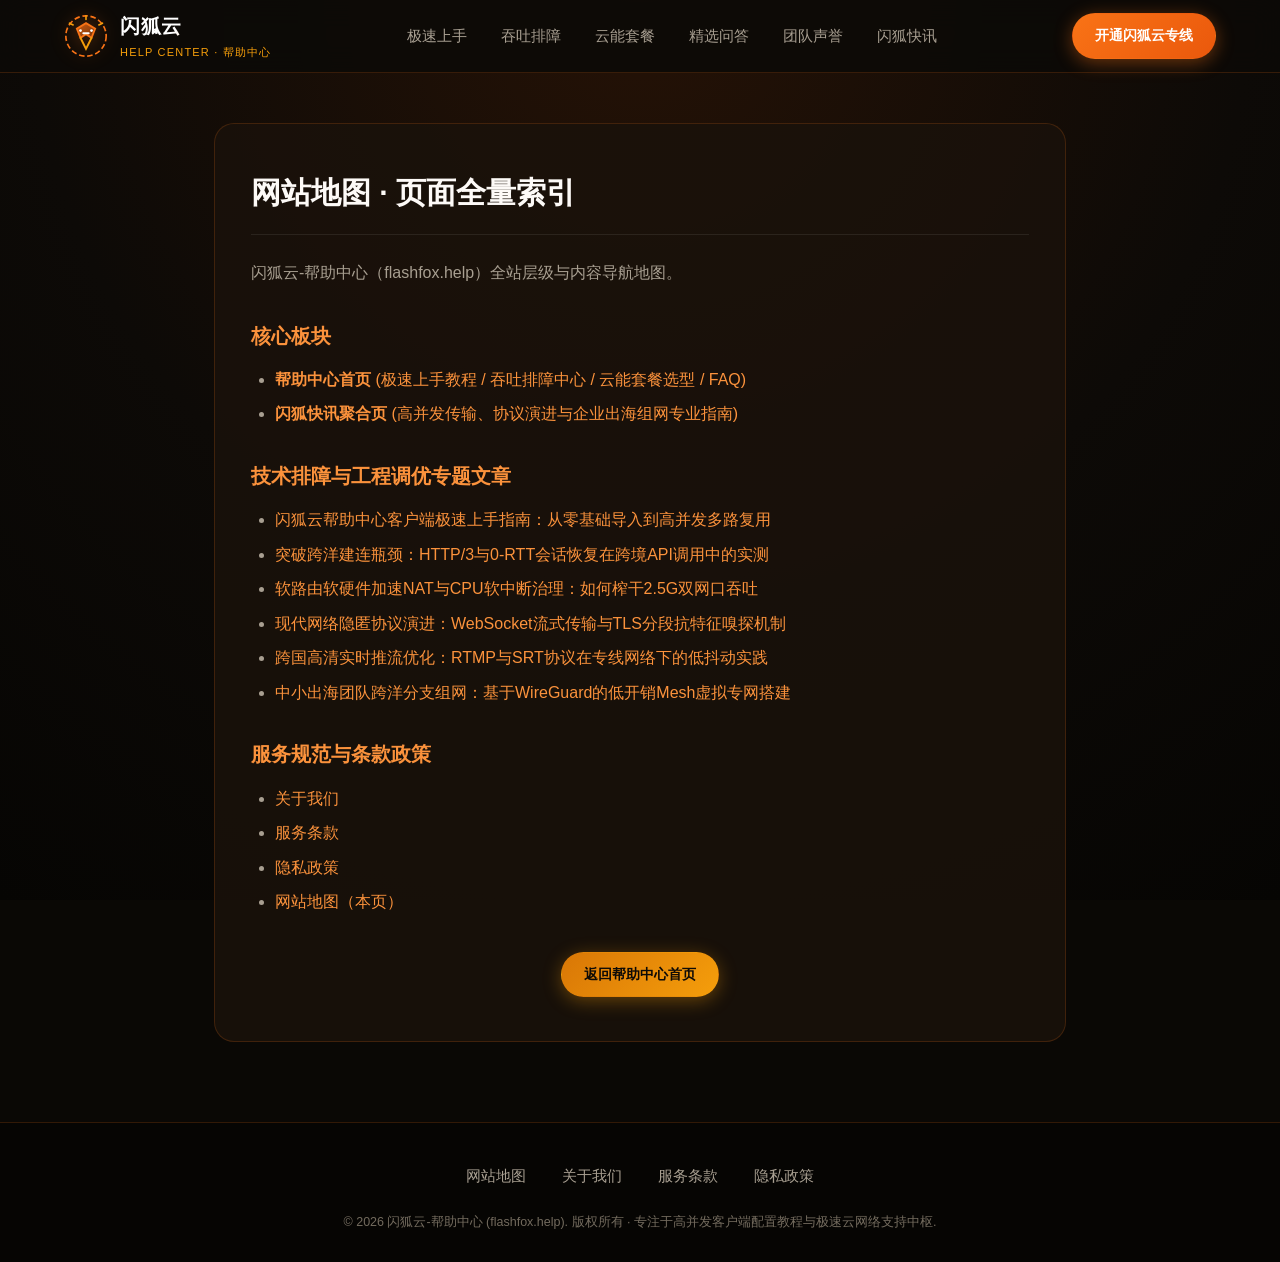
<file: sitemap.html>
﻿<!DOCTYPE html>
<html lang="zh-CN">
<head>
  <meta charset="UTF-8">
  <meta name="viewport" content="width=device-width, initial-scale=1.0">
  <title>网站地图 - 闪狐云-帮助中心</title>
  <meta name="description" content="闪狐云-帮助中心网站地图。为您清晰索引首页、专栏文章及服务协议页面，一键探索全链路网络加速节点，体验4K流媒体极速秒开与年度标杆机场推荐。">
  <link rel="stylesheet" href="style.css">
  <link rel="canonical" href="https://flashfox.help/sitemap.html">
  <meta property="og:type" content="website">
  <meta property="og:site_name" content="闪狐云-帮助中心">
  <meta property="og:title" content="网站地图 - 闪狐云-帮助中心">
  <meta property="og:description" content="闪狐云-帮助中心网站地图。为您清晰索引首页、专栏文章及服务协议页面，一键探索全链路网络加速节点，体验4K流媒体极速秒开与年度标杆机场推荐。">
  <meta property="og:url" content="https://flashfox.help/sitemap.html">
  <meta property="og:image" content="https://flashfox.help/og-preview.png">
  <meta property="og:locale" content="zh_CN">
</head>
<body>

  <!-- 吸顶导航栏 -->
  <header class="fox-nav">
    <div class="fox-container fox-nav-wrap">
      <a href="index.html" class="fox-logo-link" aria-label="返回首页">
        <svg class="fox-logo-svg" viewBox="0 0 48 48" fill="none" xmlns="http://www.w3.org/2000/svg">
          <circle cx="24" cy="24" r="22" stroke="#f97316" stroke-width="1.8" stroke-dasharray="6 3"/>
          <path d="M14 16L18 26L24 22L30 26L34 16L24 10L14 16Z" fill="url(#fox-head-grad)" stroke="#f97316" stroke-width="2"/>
          <path d="M18 26L24 38L30 26" stroke="#f59e0b" stroke-width="2.2" stroke-linecap="round"/>
          <path d="M21 21L27 21" stroke="#ffffff" stroke-width="2" stroke-linecap="round"/>
          <circle cx="18" cy="18" r="1.5" fill="#ffffff"/>
          <circle cx="30" cy="18" r="1.5" fill="#ffffff"/>
          <path d="M24 6V2M38 12L42 10M10 12L6 10" stroke="#f59e0b" stroke-width="1.8" stroke-linecap="round"/>
          <defs>
            <linearGradient id="fox-head-grad" x1="14" y1="10" x2="34" y2="38" gradientUnits="userSpaceOnUse">
              <stop stop-color="#f97316" stop-opacity="0.8"/>
              <stop offset="1" stop-color="#ea580c" stop-opacity="0.2"/>
            </linearGradient>
          </defs>
        </svg>
        <div class="fox-logo-text">
          <span class="fox-logo-title">闪狐云</span>
          <span class="fox-logo-sub">HELP CENTER · 帮助中心</span>
        </div>
      </a>

      <!-- 移动端汉堡切换器 -->
      <input type="checkbox" id="fox-nav-toggle" class="fox-nav-toggle" aria-label="切换移动端导航">
      <label for="fox-nav-toggle" class="fox-hamburger-label">
        <span></span>
        <span></span>
        <span></span>
      </label>

      <!-- 导航列表 -->
      <nav class="fox-nav-menu">
        <ul class="fox-nav-list">
          <li class="fox-nav-item"><a href="index.html#tutorials" aria-current="page">极速上手</a></li>
          <li class="fox-nav-item"><a href="index.html#diagnostics">吞吐排障</a></li>
          <li class="fox-nav-item"><a href="index.html#pricing">云能套餐</a></li>
          <li class="fox-nav-item"><a href="index.html#faq">精选问答</a></li>
          <li class="fox-nav-item"><a href="index.html#reviews">团队声誉</a></li>
          <li class="fox-nav-item"><a href="fox-bulletin.html">闪狐快讯</a></li>
        </ul>
      </nav>

      <div class="fox-nav-actions">
        <a href="https://ww012.twilightaff.com/#/?code=A56DH1Af" target="_blank" rel="nofollow" class="btn-fox btn-fox-primary">开通闪狐云专线</a>
      </div>
    </div>
  </header>

  <main class="policy-fox-page">
    <div class="policy-fox-card">
      <h1>网站地图 · 页面全量索引</h1>
      <p>
        闪狐云-帮助中心（flashfox.help）全站层级与内容导航地图。
      </p>

      <h2>核心板块</h2>
      <ul>
        <li><a href="index.html"><strong>帮助中心首页</strong> (极速上手教程 / 吞吐排障中心 / 云能套餐选型 / FAQ)</a></li>
        <li><a href="fox-bulletin.html"><strong>闪狐快讯聚合页</strong> (高并发传输、协议演进与企业出海组网专业指南)</a></li>
      </ul>

      <h2>技术排障与工程调优专题文章</h2>
      <ul>
        <li><a href="flashfox-client-speed-tuning-guide.html">闪狐云帮助中心客户端极速上手指南：从零基础导入到高并发多路复用</a></li>
        <li><a href="http3-0rtt-handshake-acceleration.html">突破跨洋建连瓶颈：HTTP/3与0-RTT会话恢复在跨境API调用中的实测</a></li>
        <li><a href="router-offloading-hardware-nat-bypass.html">软路由软硬件加速NAT与CPU软中断治理：如何榨干2.5G双网口吞吐</a></li>
        <li><a href="websocket-tls-fragmentation-anti-dpi.html">现代网络隐匿协议演进：WebSocket流式传输与TLS分段抗特征嗅探机制</a></li>
        <li><a href="cross-border-live-streaming-rtmp-srt.html">跨国高清实时推流优化：RTMP与SRT协议在专线网络下的低抖动实践</a></li>
        <li><a href="enterprise-multi-branch-sdwan-mesh.html">中小出海团队跨洋分支组网：基于WireGuard的低开销Mesh虚拟专网搭建</a></li>
      </ul>

      <h2>服务规范与条款政策</h2>
      <ul>
        <li><a href="about.html">关于我们</a></li>
        <li><a href="terms.html">服务条款</a></li>
        <li><a href="privacy.html">隐私政策</a></li>
        <li><a href="sitemap.html">网站地图（本页）</a></li>
      </ul>

      <div class="page-action-center">
        <a href="index.html" class="btn-fox btn-fox-amber">返回帮助中心首页</a>
      </div>
    </div>
  </main>

  <!-- 底部极简规范页脚：严格只有4个链接 (全中文) -->
  <footer class="fox-footer">
    <div class="fox-container">
      <ul class="fox-footer-nav">
        <li><a href="sitemap.html">网站地图</a></li>
        <li><a href="about.html">关于我们</a></li>
        <li><a href="terms.html">服务条款</a></li>
        <li><a href="privacy.html">隐私政策</a></li>
      </ul>
      <p class="fox-footer-copy">
        &copy; 2026 闪狐云-帮助中心 (flashfox.help). 版权所有 · 专注于高并发客户端配置教程与极速云网络支持中枢.
      </p>
    </div>
  </footer>

</body>
</html>
</file>
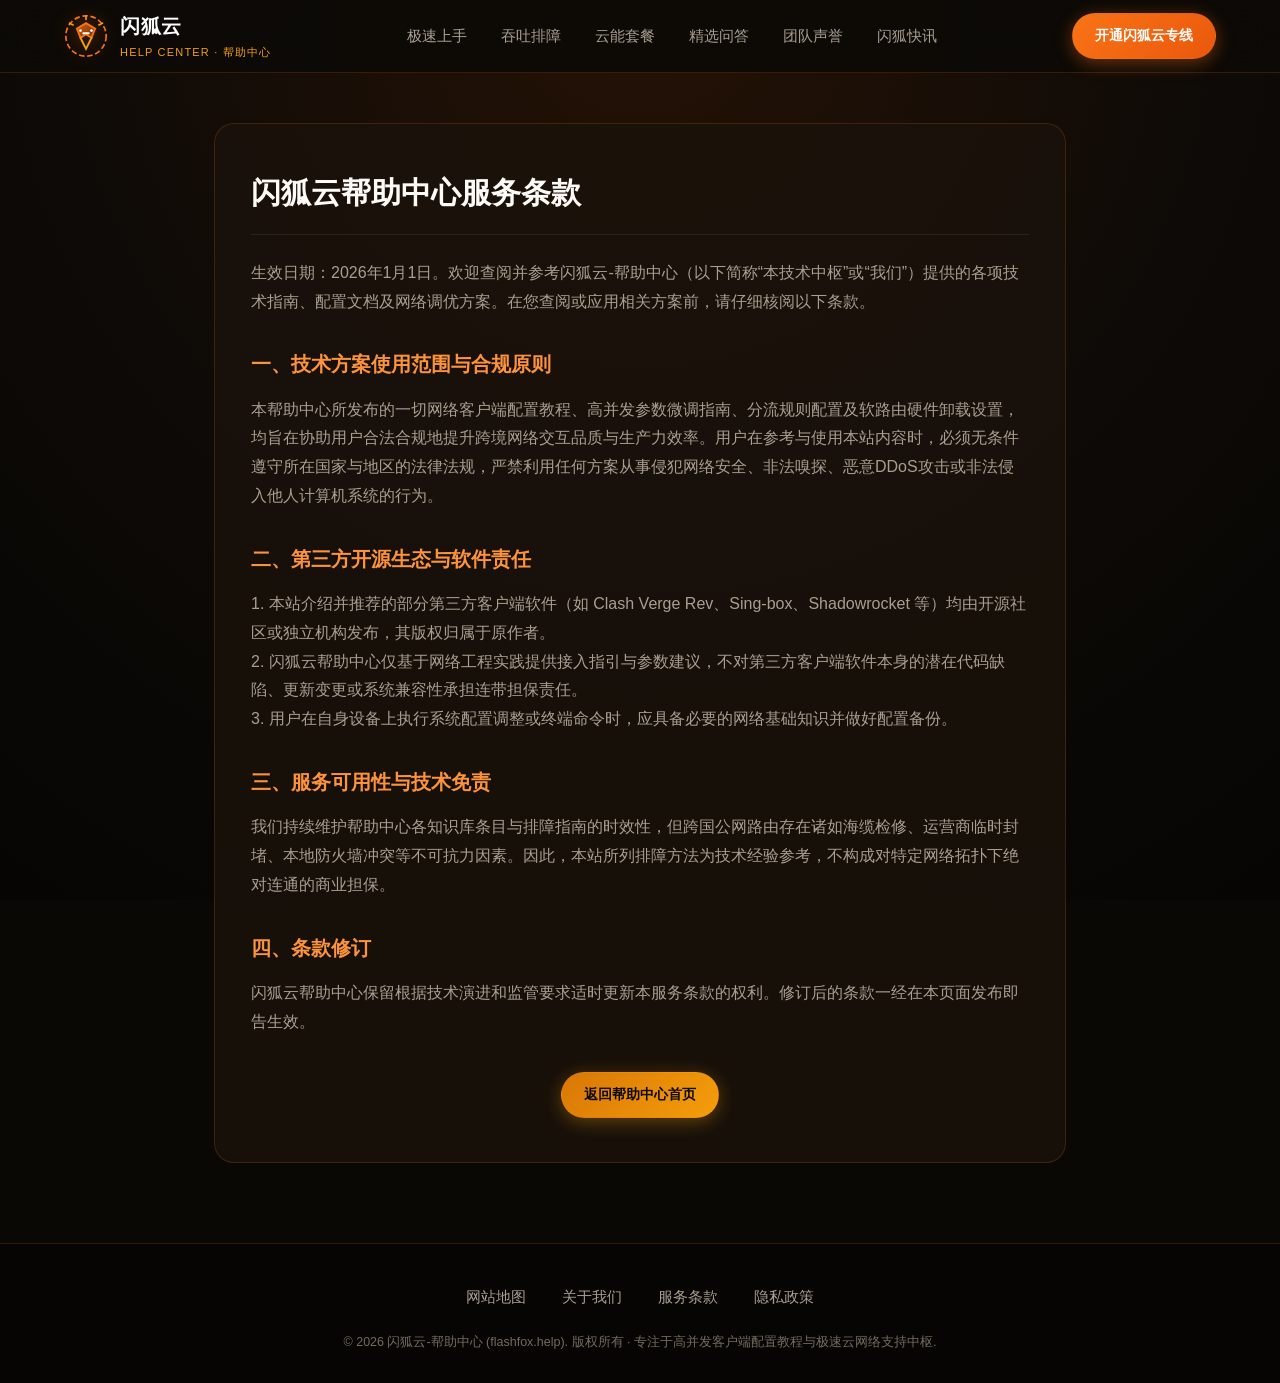
<file: terms.html>
﻿<!DOCTYPE html>
<html lang="zh-CN">
<head>
  <meta charset="UTF-8">
  <meta name="viewport" content="width=device-width, initial-scale=1.0">
  <title>服务条款 - 闪狐云-帮助中心</title>
  <meta name="description" content="闪狐云-帮助中心服务条款。明确用户规范、隐私保障承诺及网络加速节点合规使用准则，助您极速秒开享受安全无阻的年度出海机场推荐服务。">
  <link rel="stylesheet" href="style.css">
  <link rel="canonical" href="https://flashfox.help/terms.html">
  <meta property="og:type" content="website">
  <meta property="og:site_name" content="闪狐云-帮助中心">
  <meta property="og:title" content="服务条款 - 闪狐云-帮助中心">
  <meta property="og:description" content="闪狐云-帮助中心服务条款。明确用户规范、隐私保障承诺及网络加速节点合规使用准则，助您极速秒开享受安全无阻的年度出海机场推荐服务。">
  <meta property="og:url" content="https://flashfox.help/terms.html">
  <meta property="og:image" content="https://flashfox.help/og-preview.png">
  <meta property="og:locale" content="zh_CN">
</head>
<body>

  <!-- 吸顶导航栏 -->
  <header class="fox-nav">
    <div class="fox-container fox-nav-wrap">
      <a href="index.html" class="fox-logo-link" aria-label="返回首页">
        <svg class="fox-logo-svg" viewBox="0 0 48 48" fill="none" xmlns="http://www.w3.org/2000/svg">
          <circle cx="24" cy="24" r="22" stroke="#f97316" stroke-width="1.8" stroke-dasharray="6 3"/>
          <path d="M14 16L18 26L24 22L30 26L34 16L24 10L14 16Z" fill="url(#fox-head-grad)" stroke="#f97316" stroke-width="2"/>
          <path d="M18 26L24 38L30 26" stroke="#f59e0b" stroke-width="2.2" stroke-linecap="round"/>
          <path d="M21 21L27 21" stroke="#ffffff" stroke-width="2" stroke-linecap="round"/>
          <circle cx="18" cy="18" r="1.5" fill="#ffffff"/>
          <circle cx="30" cy="18" r="1.5" fill="#ffffff"/>
          <path d="M24 6V2M38 12L42 10M10 12L6 10" stroke="#f59e0b" stroke-width="1.8" stroke-linecap="round"/>
          <defs>
            <linearGradient id="fox-head-grad" x1="14" y1="10" x2="34" y2="38" gradientUnits="userSpaceOnUse">
              <stop stop-color="#f97316" stop-opacity="0.8"/>
              <stop offset="1" stop-color="#ea580c" stop-opacity="0.2"/>
            </linearGradient>
          </defs>
        </svg>
        <div class="fox-logo-text">
          <span class="fox-logo-title">闪狐云</span>
          <span class="fox-logo-sub">HELP CENTER · 帮助中心</span>
        </div>
      </a>

      <!-- 移动端汉堡切换器 -->
      <input type="checkbox" id="fox-nav-toggle" class="fox-nav-toggle" aria-label="切换移动端导航">
      <label for="fox-nav-toggle" class="fox-hamburger-label">
        <span></span>
        <span></span>
        <span></span>
      </label>

      <!-- 导航列表 -->
      <nav class="fox-nav-menu">
        <ul class="fox-nav-list">
          <li class="fox-nav-item"><a href="index.html#tutorials" aria-current="page">极速上手</a></li>
          <li class="fox-nav-item"><a href="index.html#diagnostics">吞吐排障</a></li>
          <li class="fox-nav-item"><a href="index.html#pricing">云能套餐</a></li>
          <li class="fox-nav-item"><a href="index.html#faq">精选问答</a></li>
          <li class="fox-nav-item"><a href="index.html#reviews">团队声誉</a></li>
          <li class="fox-nav-item"><a href="fox-bulletin.html">闪狐快讯</a></li>
        </ul>
      </nav>

      <div class="fox-nav-actions">
        <a href="https://ww012.twilightaff.com/#/?code=A56DH1Af" target="_blank" rel="nofollow" class="btn-fox btn-fox-primary">开通闪狐云专线</a>
      </div>
    </div>
  </header>

  <main class="policy-fox-page">
    <div class="policy-fox-card">
      <h1>闪狐云帮助中心服务条款</h1>
      <p>
        生效日期：2026年1月1日。欢迎查阅并参考闪狐云-帮助中心（以下简称“本技术中枢”或“我们”）提供的各项技术指南、配置文档及网络调优方案。在您查阅或应用相关方案前，请仔细核阅以下条款。
      </p>

      <h2>一、技术方案使用范围与合规原则</h2>
      <p>
        本帮助中心所发布的一切网络客户端配置教程、高并发参数微调指南、分流规则配置及软路由硬件卸载设置，均旨在协助用户合法合规地提升跨境网络交互品质与生产力效率。用户在参考与使用本站内容时，必须无条件遵守所在国家与地区的法律法规，严禁利用任何方案从事侵犯网络安全、非法嗅探、恶意DDoS攻击或非法侵入他人计算机系统的行为。
      </p>

      <h2>二、第三方开源生态与软件责任</h2>
      <p>
        1. 本站介绍并推荐的部分第三方客户端软件（如 Clash Verge Rev、Sing-box、Shadowrocket 等）均由开源社区或独立机构发布，其版权归属于原作者。<br>
        2. 闪狐云帮助中心仅基于网络工程实践提供接入指引与参数建议，不对第三方客户端软件本身的潜在代码缺陷、更新变更或系统兼容性承担连带担保责任。<br>
        3. 用户在自身设备上执行系统配置调整或终端命令时，应具备必要的网络基础知识并做好配置备份。
      </p>

      <h2>三、服务可用性与技术免责</h2>
      <p>
        我们持续维护帮助中心各知识库条目与排障指南的时效性，但跨国公网路由存在诸如海缆检修、运营商临时封堵、本地防火墙冲突等不可抗力因素。因此，本站所列排障方法为技术经验参考，不构成对特定网络拓扑下绝对连通的商业担保。
      </p>

      <h2>四、条款修订</h2>
      <p>
        闪狐云帮助中心保留根据技术演进和监管要求适时更新本服务条款的权利。修订后的条款一经在本页面发布即告生效。
      </p>

      <div class="page-action-center">
        <a href="index.html" class="btn-fox btn-fox-amber">返回帮助中心首页</a>
      </div>
    </div>
  </main>

  <!-- 底部极简规范页脚：严格只有4个链接 (全中文) -->
  <footer class="fox-footer">
    <div class="fox-container">
      <ul class="fox-footer-nav">
        <li><a href="sitemap.html">网站地图</a></li>
        <li><a href="about.html">关于我们</a></li>
        <li><a href="terms.html">服务条款</a></li>
        <li><a href="privacy.html">隐私政策</a></li>
      </ul>
      <p class="fox-footer-copy">
        &copy; 2026 闪狐云-帮助中心 (flashfox.help). 版权所有 · 专注于高并发客户端配置教程与极速云网络支持中枢.
      </p>
    </div>
  </footer>

</body>
</html>
</file>
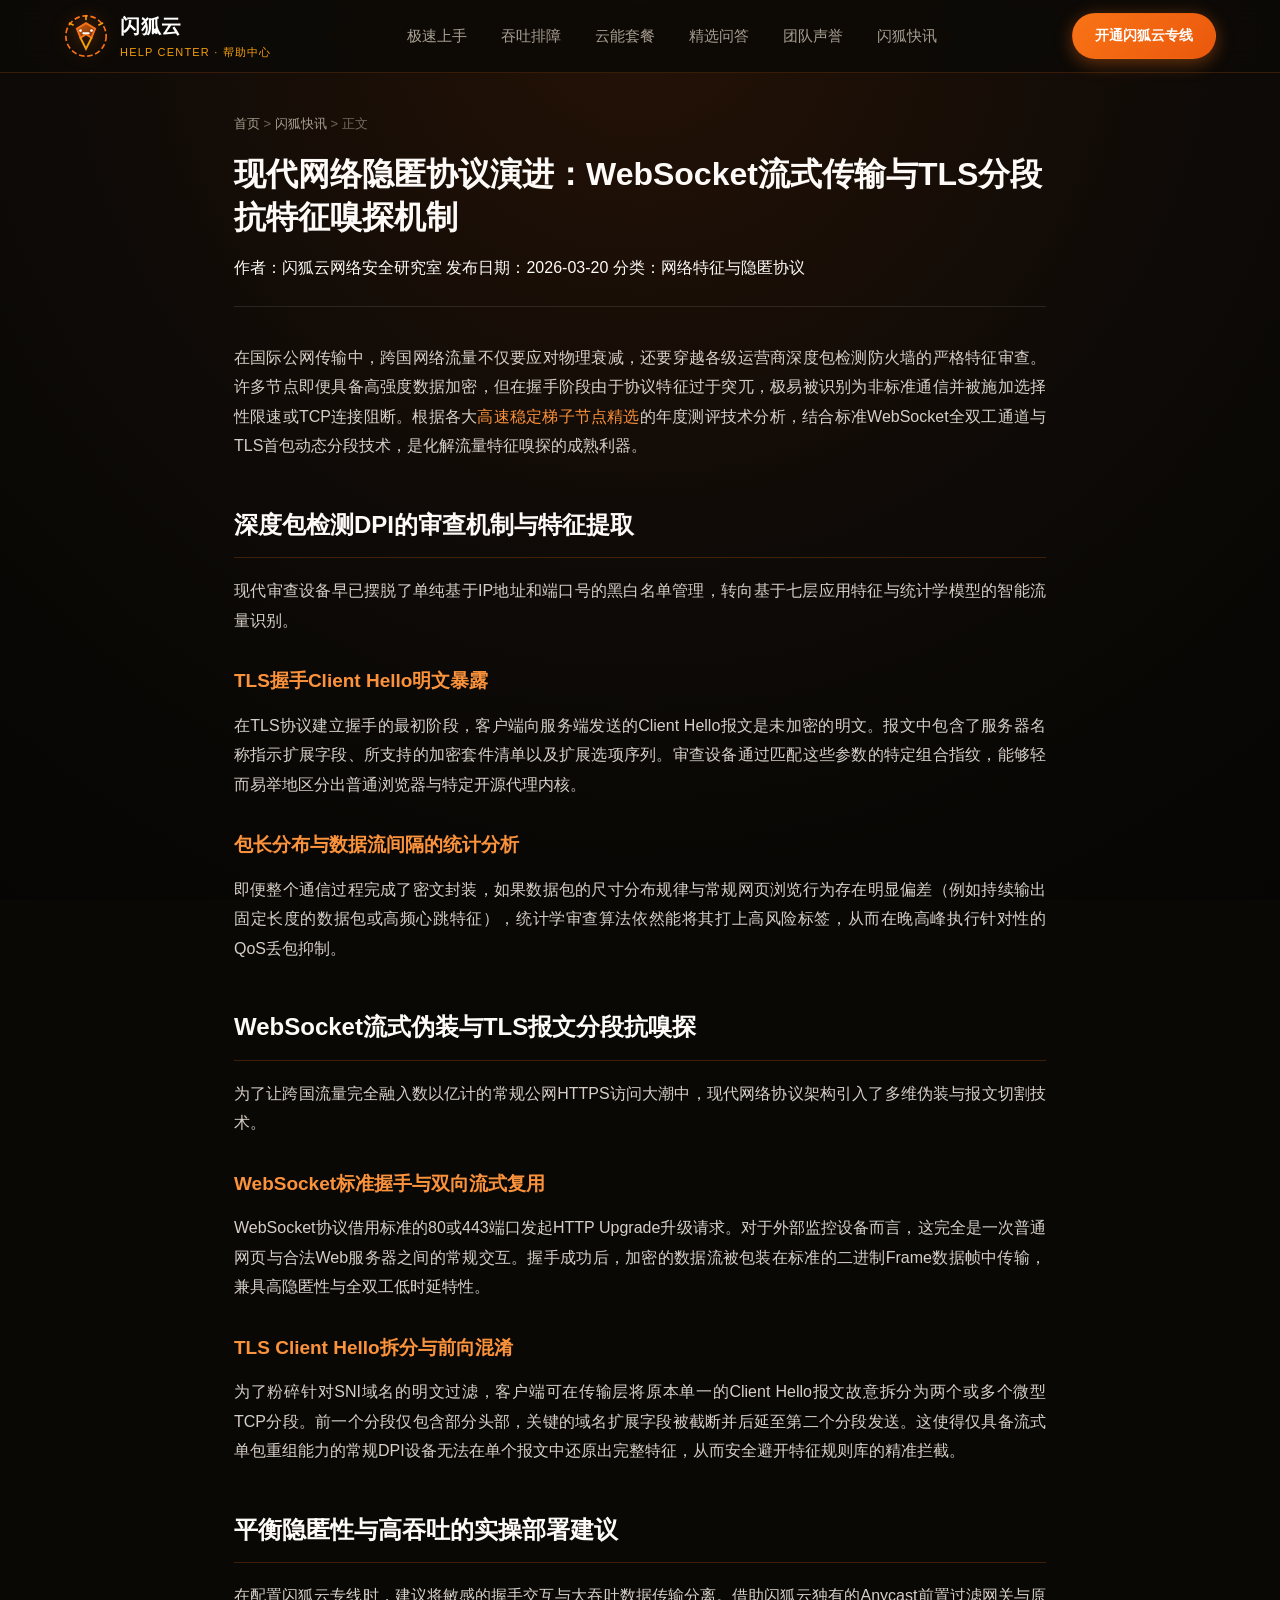
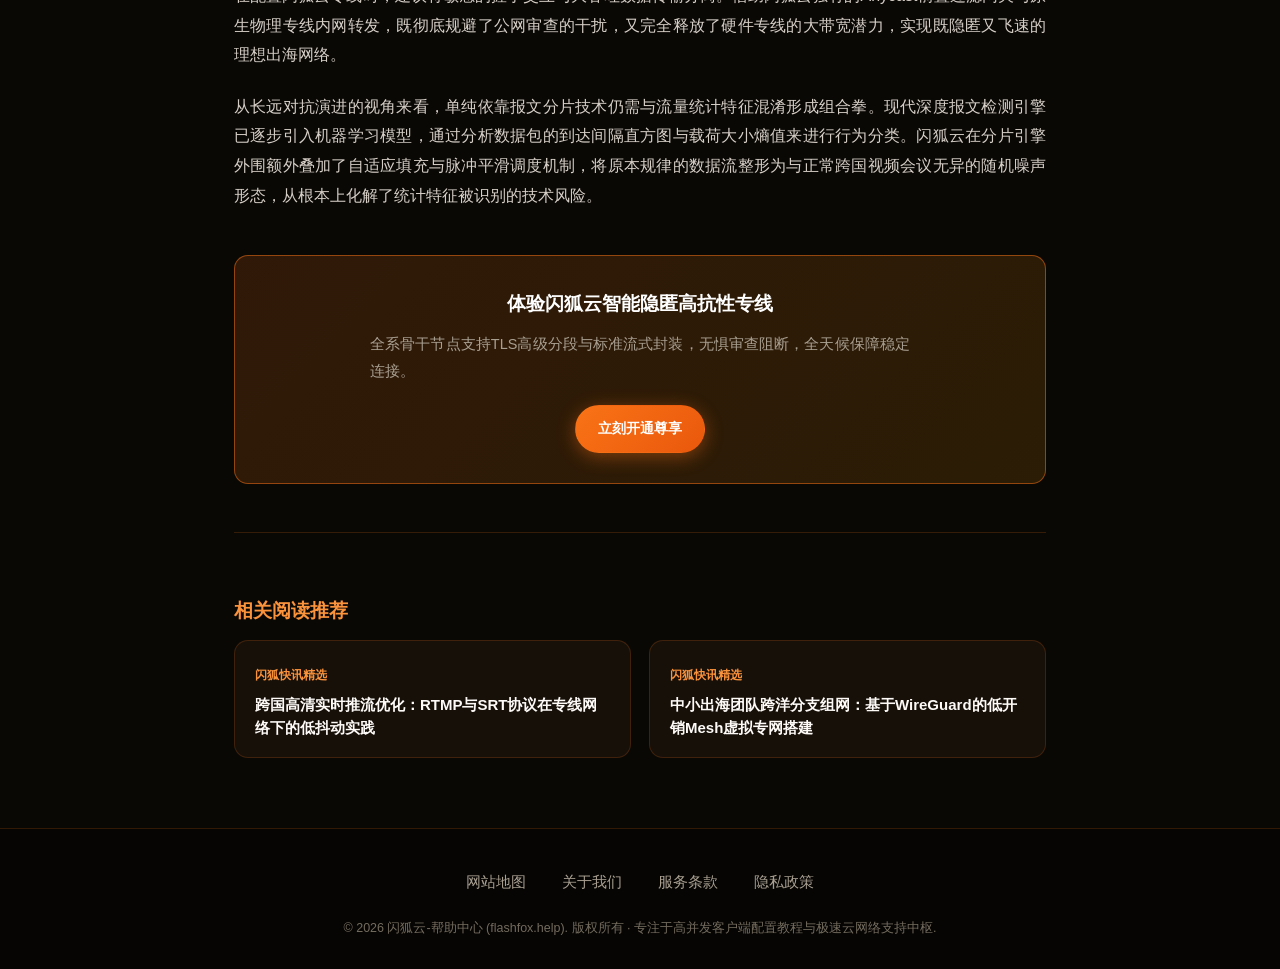
<file: websocket-tls-fragmentation-anti-dpi.html>
﻿<!DOCTYPE html>
<html lang="zh-CN">
<head>
  <meta charset="UTF-8">
  <meta name="viewport" content="width=device-width, initial-scale=1.0">
  <title>现代网络隐匿协议演进：WebSocket流式传输与TLS分段抗特征嗅探机制 - 闪狐云-帮助中心</title>
  <meta name="description" content="闪狐云专栏精选：围绕“现代网络隐匿协议演进：WebSocket流式传输与TLS分段抗特征嗅探机制”展开全面解析。依托电信级物理专线网络加速体系，保障4K高清视频与前沿AI应用极速秒开，是2026年出海互联的高品质机场推荐参考。">
  <link rel="stylesheet" href="style.css">
  <link rel="canonical" href="https://flashfox.help/websocket-tls-fragmentation-anti-dpi.html">
  <meta property="og:type" content="article">
  <meta property="og:site_name" content="闪狐云-帮助中心">
  <meta property="og:title" content="现代网络隐匿协议演进：WebSocket流式传输与TLS分段抗特征嗅探机制 - 闪狐云-帮助中心">
  <meta property="og:description" content="闪狐云专栏精选：围绕“现代网络隐匿协议演进：WebSocket流式传输与TLS分段抗特征嗅探机制”展开全面解析。依托电信级物理专线网络加速体系，保障4K高清视频与前沿AI应用极速秒开，是2026年出海互联的高品质机场推荐参考。">
  <meta property="og:url" content="https://flashfox.help/websocket-tls-fragmentation-anti-dpi.html">
  <meta property="og:image" content="https://flashfox.help/og-preview.png">
  <meta property="og:locale" content="zh_CN">
  <script type="application/ld+json">
  {
  "@context": "https://schema.org",
  "@graph": [
    {
      "@type": "Article",
      "headline": "现代网络隐匿协议演进：WebSocket流式传输与TLS分段抗特征嗅探机制",
      "description": "闪狐云专栏精选：围绕“现代网络隐匿协议演进：WebSocket流式传输与TLS分段抗特征嗅探机制”展开全面解析。依托电信级物理专线网络加速体系，保障4K高清视频与前沿AI应用极速秒开，是2026年出海互联的高品质机场推荐参考。",
      "author": {
        "@type": "Organization",
        "name": "闪狐云"
      },
      "publisher": {
        "@type": "Organization",
        "name": "闪狐云-帮助中心"
      },
      "mainEntityOfPage": "https://flashfox.help/websocket-tls-fragmentation-anti-dpi.html",
      "inLanguage": "zh-CN"
    },
    {
      "@type": "BreadcrumbList",
      "itemListElement": [
        {
          "@type": "ListItem",
          "position": 1,
          "name": "首页",
          "item": "https://flashfox.help/"
        },
        {
          "@type": "ListItem",
          "position": 2,
          "name": "闪狐快讯",
          "item": "https://flashfox.help/fox-bulletin.html"
        },
        {
          "@type": "ListItem",
          "position": 3,
          "name": "现代网络隐匿协议演进：WebSocket流式传输与TLS分段抗特征嗅探机制",
          "item": "https://flashfox.help/websocket-tls-fragmentation-anti-dpi.html"
        }
      ]
    }
  ]
}
  </script>
</head>
<body>

  <!-- 吸顶导航栏 -->
  <header class="fox-nav">
    <div class="fox-container fox-nav-wrap">
      <a href="index.html" class="fox-logo-link" aria-label="返回首页">
        <svg class="fox-logo-svg" viewBox="0 0 48 48" fill="none" xmlns="http://www.w3.org/2000/svg">
          <circle cx="24" cy="24" r="22" stroke="#f97316" stroke-width="1.8" stroke-dasharray="6 3"/>
          <path d="M14 16L18 26L24 22L30 26L34 16L24 10L14 16Z" fill="url(#fox-head-grad)" stroke="#f97316" stroke-width="2"/>
          <path d="M18 26L24 38L30 26" stroke="#f59e0b" stroke-width="2.2" stroke-linecap="round"/>
          <path d="M21 21L27 21" stroke="#ffffff" stroke-width="2" stroke-linecap="round"/>
          <circle cx="18" cy="18" r="1.5" fill="#ffffff"/>
          <circle cx="30" cy="18" r="1.5" fill="#ffffff"/>
          <path d="M24 6V2M38 12L42 10M10 12L6 10" stroke="#f59e0b" stroke-width="1.8" stroke-linecap="round"/>
          <defs>
            <linearGradient id="fox-head-grad" x1="14" y1="10" x2="34" y2="38" gradientUnits="userSpaceOnUse">
              <stop stop-color="#f97316" stop-opacity="0.8"/>
              <stop offset="1" stop-color="#ea580c" stop-opacity="0.2"/>
            </linearGradient>
          </defs>
        </svg>
        <div class="fox-logo-text">
          <span class="fox-logo-title">闪狐云</span>
          <span class="fox-logo-sub">HELP CENTER · 帮助中心</span>
        </div>
      </a>

      <!-- 移动端汉堡切换器 -->
      <input type="checkbox" id="fox-nav-toggle" class="fox-nav-toggle" aria-label="切换移动端导航">
      <label for="fox-nav-toggle" class="fox-hamburger-label">
        <span></span>
        <span></span>
        <span></span>
      </label>

      <!-- 导航列表 -->
      <nav class="fox-nav-menu">
        <ul class="fox-nav-list">
          <li class="fox-nav-item"><a href="index.html#tutorials" aria-current="page">极速上手</a></li>
          <li class="fox-nav-item"><a href="index.html#diagnostics">吞吐排障</a></li>
          <li class="fox-nav-item"><a href="index.html#pricing">云能套餐</a></li>
          <li class="fox-nav-item"><a href="index.html#faq">精选问答</a></li>
          <li class="fox-nav-item"><a href="index.html#reviews">团队声誉</a></li>
          <li class="fox-nav-item"><a href="fox-bulletin.html">闪狐快讯</a></li>
        </ul>
      </nav>

      <div class="fox-nav-actions">
        <a href="https://ww012.twilightaff.com/#/?code=A56DH1Af" target="_blank" rel="nofollow" class="btn-fox btn-fox-primary">开通闪狐云专线</a>
      </div>
    </div>
  </header>

  <main class="article-fox-container">
    <div class="article-fox-header">
      <div class="article-fox-breadcrumb">
        <a href="index.html">首页</a> &gt; <a href="fox-bulletin.html">闪狐快讯</a> &gt; 正文
      </div>
      <h1 class="article-fox-headline">现代网络隐匿协议演进：WebSocket流式传输与TLS分段抗特征嗅探机制</h1>
      <div class="article-nexus-meta">
        <span>作者：闪狐云网络安全研究室</span>
        <span>发布日期：2026-03-20</span>
        <span>分类：网络特征与隐匿协议</span>
      </div>
    </div>

    <article class="article-fox-body">
      <p>
        在国际公网传输中，跨国网络流量不仅要应对物理衰减，还要穿越各级运营商深度包检测防火墙的严格特征审查。许多节点即便具备高强度数据加密，但在握手阶段由于协议特征过于突兀，极易被识别为非标准通信并被施加选择性限速或TCP连接阻断。根据各大<a href="https://tizilab.net/" target="_blank">高速稳定梯子节点精选</a>的年度测评技术分析，结合标准WebSocket全双工通道与TLS首包动态分段技术，是化解流量特征嗅探的成熟利器。
      </p>

      <h2>深度包检测DPI的审查机制与特征提取</h2>
      <p>
        现代审查设备早已摆脱了单纯基于IP地址和端口号的黑白名单管理，转向基于七层应用特征与统计学模型的智能流量识别。
      </p>

      <h3>TLS握手Client Hello明文暴露</h3>
      <p>
        在TLS协议建立握手的最初阶段，客户端向服务端发送的Client Hello报文是未加密的明文。报文中包含了服务器名称指示扩展字段、所支持的加密套件清单以及扩展选项序列。审查设备通过匹配这些参数的特定组合指纹，能够轻而易举地区分出普通浏览器与特定开源代理内核。
      </p>

      <h3>包长分布与数据流间隔的统计分析</h3>
      <p>
        即便整个通信过程完成了密文封装，如果数据包的尺寸分布规律与常规网页浏览行为存在明显偏差（例如持续输出固定长度的数据包或高频心跳特征），统计学审查算法依然能将其打上高风险标签，从而在晚高峰执行针对性的QoS丢包抑制。
      </p>

      <h2>WebSocket流式伪装与TLS报文分段抗嗅探</h2>
      <p>
        为了让跨国流量完全融入数以亿计的常规公网HTTPS访问大潮中，现代网络协议架构引入了多维伪装与报文切割技术。
      </p>

      <h3>WebSocket标准握手与双向流式复用</h3>
      <p>
        WebSocket协议借用标准的80或443端口发起HTTP Upgrade升级请求。对于外部监控设备而言，这完全是一次普通网页与合法Web服务器之间的常规交互。握手成功后，加密的数据流被包装在标准的二进制Frame数据帧中传输，兼具高隐匿性与全双工低时延特性。
      </p>

      <h3>TLS Client Hello拆分与前向混淆</h3>
      <p>
        为了粉碎针对SNI域名的明文过滤，客户端可在传输层将原本单一的Client Hello报文故意拆分为两个或多个微型TCP分段。前一个分段仅包含部分头部，关键的域名扩展字段被截断并后延至第二个分段发送。这使得仅具备流式单包重组能力的常规DPI设备无法在单个报文中还原出完整特征，从而安全避开特征规则库的精准拦截。
      </p>

      <h2>平衡隐匿性与高吞吐的实操部署建议</h2>
      <p>
        在配置闪狐云专线时，建议将敏感的握手交互与大吞吐数据传输分离。借助闪狐云独有的Anycast前置过滤网关与原生物理专线内网转发，既彻底规避了公网审查的干扰，又完全释放了硬件专线的大带宽潜力，实现既隐匿又飞速的理想出海网络。
      </p>

      <p>从长远对抗演进的视角来看，单纯依靠报文分片技术仍需与流量统计特征混淆形成组合拳。现代深度报文检测引擎已逐步引入机器学习模型，通过分析数据包的到达间隔直方图与载荷大小熵值来进行行为分类。闪狐云在分片引擎外围额外叠加了自适应填充与脉冲平滑调度机制，将原本规律的数据流整形为与正常跨国视频会议无异的随机噪声形态，从根本上化解了统计特征被识别的技术风险。</p>
      <div class="fox-cta-card">
        <h3>体验闪狐云智能隐匿高抗性专线</h3>
        <p>全系骨干节点支持TLS高级分段与标准流式封装，无惧审查阻断，全天候保障稳定连接。</p>
        <a href="https://ww012.twilightaff.com/#/?code=A56DH1Af" target="_blank" rel="nofollow" class="btn-fox btn-fox-primary">立刻开通尊享</a>
      </div>
          <!-- 相关阅读推荐 -->
      <section class="related-articles-sec">
        <h3 class="related-title">相关阅读推荐</h3>
        <div class="related-grid">
          <a href="cross-border-live-streaming-rtmp-srt.html" class="related-card">
            <span class="related-cat">闪狐快讯精选</span>
            <h4 class="related-heading">跨国高清实时推流优化：RTMP与SRT协议在专线网络下的低抖动实践</h4>
          </a>
          <a href="enterprise-multi-branch-sdwan-mesh.html" class="related-card">
            <span class="related-cat">闪狐快讯精选</span>
            <h4 class="related-heading">中小出海团队跨洋分支组网：基于WireGuard的低开销Mesh虚拟专网搭建</h4>
          </a>
        </div>
      </section>
    </article>
  </main>

  <!-- 底部极简规范页脚：严格只有4个链接 (全中文) -->
  <footer class="fox-footer">
    <div class="fox-container">
      <ul class="fox-footer-nav">
        <li><a href="sitemap.html">网站地图</a></li>
        <li><a href="about.html">关于我们</a></li>
        <li><a href="terms.html">服务条款</a></li>
        <li><a href="privacy.html">隐私政策</a></li>
      </ul>
      <p class="fox-footer-copy">
        &copy; 2026 闪狐云-帮助中心 (flashfox.help). 版权所有 · 专注于高并发客户端配置教程与极速云网络支持中枢.
      </p>
    </div>
  </footer>

</body>
</html>
</file>
<file: style.css>
/* ==========================================================================
   flashfox.help - 闪狐云-帮助中心 样式系统
   设计风格：敏捷电弧赤狐 / 极速动能云支持中枢风 (Agile Kinetic Fox / Amber Lightning)
   主色调：暗曜黑夜 (#0d0a07) · 烈焰赤狐橙 (#f97316) · 电弧琥珀金 (#f59e0b) · 动能翡翠绿 (#10b981)
   ========================================================================== */

:root {
  --fox-bg-deep: #0a0805;
  --fox-bg-surface: #140f09;
  --fox-bg-card: rgba(26, 18, 11, 0.86);
  --fox-bg-card-hover: rgba(38, 26, 16, 0.96);
  --fox-border-subtle: rgba(249, 115, 22, 0.18);
  --fox-border-bright: rgba(249, 115, 22, 0.5);
  --fox-border-amber: rgba(245, 158, 11, 0.45);
  --fox-primary: #f97316;
  --fox-primary-hover: #fb923c;
  --fox-primary-glow: rgba(249, 115, 22, 0.4);
  --fox-accent-amber: #f59e0b;
  --fox-accent-emerald: #10b981;
  --fox-text-primary: #fdfaf7;
  --fox-text-secondary: #a89f91;
  --fox-text-muted: #736b5e;
  --fox-radius-sm: 8px;
  --fox-radius-md: 14px;
  --fox-radius-lg: 20px;
  --fox-radius-full: 9999px;
  --fox-shadow-card: 0 12px 32px -10px rgba(0, 0, 0, 0.7), 0 0 20px -4px rgba(249, 115, 22, 0.16);
  --fox-shadow-glow: 0 0 28px rgba(249, 115, 22, 0.35);
  --fox-transition: all 0.28s cubic-bezier(0.4, 0, 0.2, 1);
  --fox-font: -apple-system, BlinkMacSystemFont, "Segoe UI", Roboto, "PingFang SC", "Hiragino Sans GB", "Microsoft YaHei", sans-serif;
}

* {
  box-sizing: border-box;
  margin: 0;
  padding: 0;
}

html {
  scroll-behavior: smooth;
  font-family: var(--fox-font);
  background-color: var(--fox-bg-deep);
  color: var(--fox-text-primary);
  line-height: 1.66;
  -webkit-font-smoothing: antialiased;
}

body {
  position: relative;
  min-height: 100vh;
  overflow-x: hidden;
  background: radial-gradient(circle at 50% 0%, #251206 0%, #0d0a07 55%, #060503 100%);
  background-attachment: fixed;
}

/* 统一超链接规范：强调整体高亮，访问前后保持一致，绝不显示默认蓝/紫 */
a {
  color: var(--fox-primary-hover);
  text-decoration: none;
  transition: var(--fox-transition);
}

a:visited {
  color: var(--fox-primary-hover);
}

a:hover, a:focus {
  color: var(--fox-accent-amber);
  text-decoration: none;
}

a:focus-visible {
  outline: 2px solid var(--fox-primary);
  outline-offset: 3px;
  border-radius: 2px;
}

img, svg {
  vertical-align: middle;
}

/* 容器与版心 */
.fox-container {
  width: 100%;
  max-width: 1200px;
  margin-left: auto;
  margin-right: auto;
  padding-left: 24px;
  padding-right: 24px;
}

/* 顶部状态公告条 */
.fox-topbar {
  background: linear-gradient(90deg, rgba(249, 115, 22, 0.2), rgba(245, 158, 11, 0.18), rgba(249, 115, 22, 0.2));
  border-bottom: 1px solid var(--fox-border-subtle);
  padding: 8px 16px;
  font-size: 13px;
  text-align: center;
  color: var(--fox-text-secondary);
}
.fox-topbar-flex {
  display: flex;
  justify-content: center;
  align-items: center;
  gap: 16px;
  flex-wrap: wrap;
}
.fox-beacon {
  display: inline-flex;
  align-items: center;
  gap: 6px;
  color: var(--fox-primary-hover);
  font-weight: 600;
}
.beacon-dot {
  width: 8px;
  height: 8px;
  background-color: var(--fox-primary);
  border-radius: 50%;
  box-shadow: 0 0 10px var(--fox-primary);
  animation: foxPulse 2s infinite;
}
@keyframes foxPulse {
  0%, 100% { opacity: 1; transform: scale(1); }
  50% { opacity: 0.35; transform: scale(0.85); }
}

/* 吸顶导航栏 */
.fox-nav {
  position: sticky;
  top: 0;
  z-index: 999;
  background: rgba(13, 10, 7, 0.92);
  backdrop-filter: blur(14px);
  -webkit-backdrop-filter: blur(14px);
  border-bottom: 1px solid var(--fox-border-subtle);
  transition: var(--fox-transition);
}

.fox-nav-wrap {
  display: flex;
  align-items: center;
  justify-content: space-between;
  height: 72px;
}

.fox-logo-link {
  display: flex;
  align-items: center;
  gap: 12px;
  color: var(--fox-text-primary);
}
.fox-logo-link:hover {
  color: var(--fox-text-primary);
}

.fox-logo-svg {
  width: 44px;
  height: 44px;
  filter: drop-shadow(0 0 8px var(--fox-primary-glow));
}

.fox-logo-text {
  display: flex;
  flex-direction: column;
}
.fox-logo-title {
  font-size: 20px;
  font-weight: 700;
  letter-spacing: 0.5px;
  background: linear-gradient(135deg, #ffffff 40%, #fb923c 100%);
  -webkit-background-clip: text;
  -webkit-text-fill-color: transparent;
}
.fox-logo-sub {
  font-size: 11px;
  color: var(--fox-accent-amber);
  letter-spacing: 1.2px;
  text-transform: uppercase;
}

/* 导航链接 */
.fox-nav-menu {
  display: flex;
  align-items: center;
}
.fox-nav-list {
  display: flex;
  align-items: center;
  list-style: none;
  gap: 26px;
}
.fox-nav-item a {
  color: var(--fox-text-secondary);
  font-size: 14.5px;
  font-weight: 500;
  padding: 8px 4px;
  position: relative;
}
.fox-nav-item a:hover {
  color: var(--fox-primary-hover);
}
.fox-nav-item a::after {
  content: "";
  position: absolute;
  bottom: 0;
  left: 0;
  width: 0;
  height: 2px;
  background: linear-gradient(90deg, var(--fox-primary), var(--fox-accent-amber));
  transition: width 0.25s ease;
}
.fox-nav-item a:hover::after {
  width: 100%;
}

/* 导航右侧 CTA */
.fox-nav-actions {
  display: flex;
  align-items: center;
  gap: 14px;
}

/* 按钮体系 */
.btn-fox {
  display: inline-flex;
  align-items: center;
  justify-content: center;
  padding: 10px 22px;
  border-radius: var(--fox-radius-full);
  font-size: 14px;
  font-weight: 600;
  cursor: pointer;
  transition: var(--fox-transition);
  text-decoration: none !important;
  white-space: nowrap;
  border: 1px solid transparent;
}
.btn-fox-primary {
  background: linear-gradient(135deg, #f97316, #ea580c);
  color: #ffffff !important;
  box-shadow: 0 4px 18px rgba(249, 115, 22, 0.4);
}
.btn-fox-primary:hover {
  background: linear-gradient(135deg, #fb923c, #f97316);
  box-shadow: 0 6px 24px rgba(249, 115, 22, 0.6);
  transform: translateY(-1px);
}
.btn-fox-amber {
  background: linear-gradient(135deg, #d97706, #f59e0b);
  color: #0d0a07 !important;
  font-weight: 700;
  box-shadow: 0 4px 18px rgba(245, 158, 11, 0.35);
}
.btn-fox-amber:hover {
  background: linear-gradient(135deg, #f59e0b, #fbbf24);
  box-shadow: 0 6px 24px rgba(245, 158, 11, 0.55);
  transform: translateY(-1px);
}
.btn-fox-outline {
  background: rgba(26, 18, 11, 0.6);
  color: var(--fox-primary-hover) !important;
  border: 1px solid var(--fox-border-bright);
}
.btn-fox-outline:hover {
  background: rgba(249, 115, 22, 0.12);
  border-color: var(--fox-accent-amber);
  color: #ffffff !important;
  transform: translateY(-1px);
}
.btn-fox-sm {
  padding: 7px 16px;
  font-size: 13px;
}
.btn-fox-lg {
  padding: 13px 30px;
  font-size: 16px;
}

/* 移动端汉堡菜单 (纯 CSS) */
.fox-nav-toggle {
  display: none;
}
.fox-hamburger-label {
  display: none;
  width: 36px;
  height: 36px;
  flex-direction: column;
  justify-content: center;
  align-items: center;
  gap: 5px;
  cursor: pointer;
  border-radius: var(--fox-radius-sm);
  background: rgba(255, 255, 255, 0.05);
  border: 1px solid var(--fox-border-subtle);
}
.fox-hamburger-label span {
  display: block;
  width: 20px;
  height: 2px;
  background-color: var(--fox-text-primary);
  transition: var(--fox-transition);
}

/* Hero 区域：电弧动能引航台 (Kinetic Arc Cockpit) */
.fox-hero {
  position: relative;
  padding: 80px 0 70px;
  overflow: hidden;
}
.fox-hero-grid {
  display: grid;
  grid-template-columns: 1.15fr 0.85fr;
  align-items: center;
  gap: 48px;
}
.fox-tag-hub {
  display: inline-flex;
  align-items: center;
  gap: 8px;
  padding: 6px 16px;
  background: rgba(249, 115, 22, 0.15);
  border: 1px solid var(--fox-border-bright);
  border-radius: var(--fox-radius-full);
  font-size: 13px;
  color: var(--fox-primary-hover);
  margin-bottom: 22px;
}
.fox-tag-badge {
  background: var(--fox-accent-amber);
  color: #0d0a07;
  font-weight: 700;
  font-size: 11px;
  padding: 2px 7px;
  border-radius: var(--fox-radius-full);
}
.fox-hero-title {
  font-size: 44px;
  font-weight: 800;
  line-height: 1.22;
  letter-spacing: -0.5px;
  margin-bottom: 20px;
}
.fox-title-gradient {
  background: linear-gradient(135deg, #fed7aa 0%, #fb923c 45%, #f59e0b 100%);
  -webkit-background-clip: text;
  -webkit-text-fill-color: transparent;
}
.fox-hero-desc {
  font-size: 16.5px;
  color: var(--fox-text-secondary);
  line-height: 1.75;
  margin-bottom: 32px;
  max-width: 580px;
}
.fox-hero-cta-group {
  display: flex;
  align-items: center;
  gap: 16px;
  flex-wrap: wrap;
  margin-bottom: 36px;
}
.fox-metrics-row {
  display: flex;
  align-items: center;
  gap: 28px;
  padding-top: 24px;
  border-top: 1px solid rgba(255, 255, 255, 0.08);
}
.fox-metric-col {
  display: flex;
  flex-direction: column;
}
.fox-metric-val {
  font-size: 24px;
  font-weight: 700;
  color: var(--fox-text-primary);
}
.fox-metric-val span {
  color: var(--fox-primary-hover);
  font-size: 18px;
}
.fox-metric-lbl {
  font-size: 12px;
  color: var(--fox-text-muted);
}

/* Hero 右侧：极速金狐电弧折跃闪现动效 */
.fox-stage {
  position: relative;
  display: flex;
  flex-direction: column;
  justify-content: center;
  align-items: center;
}
.fox-svg {
  width: 100%;
  max-width: 440px;
  height: auto;
  filter: drop-shadow(0 0 34px rgba(249, 115, 22, 0.28));
}
.fox-energy-aura {
  transform-origin: 220px 180px;
  animation: foxAuraPulse 4s ease-in-out infinite;
}
@keyframes foxAuraPulse {
  0%, 100% { transform: scale(1); opacity: 0.7; }
  50% { transform: scale(1.08); opacity: 0.95; }
}
.fox-warp-rings {
  transform-origin: 220px 180px;
  animation: warpRingSpin 24s linear infinite;
}
@keyframes warpRingSpin {
  from { transform: rotate(0deg); }
  to { transform: rotate(360deg); }
}
.flash-fox-runner {
  transform-origin: 220px 180px;
  animation: foxFlashTeleport 4s ease-in-out infinite;
}
@keyframes foxFlashTeleport {
  0% { transform: translateX(0) scale(1); opacity: 1; }
  28% { transform: translateX(6px) scale(1.02); opacity: 1; }
  34% { transform: translateX(-15px) scale(0.96); opacity: 1; }
  37% { transform: translateX(50px) scaleX(1.35) skewX(-18deg); opacity: 0.08; }
  41% { transform: translateX(35px) scale(1); opacity: 1; }
  48% { transform: translateX(28px) scale(1); opacity: 1; }
  68% { transform: translateX(12px) scale(1); opacity: 1; }
  85% { transform: translateX(0) scale(1); opacity: 1; }
  100% { transform: translateX(0) scale(1); opacity: 1; }
}
.teleport-shockwave-circle {
  transform-origin: 220px 175px;
  animation: shockwaveBurst 4s ease-out infinite;
}
@keyframes shockwaveBurst {
  0%, 34% { transform: scale(0.3); opacity: 0; }
  37% { transform: scale(0.7); opacity: 0.95; stroke-width: 3.5px; }
  46% { transform: scale(1.6); opacity: 0; stroke-width: 1px; }
  100% { transform: scale(0.3); opacity: 0; }
}
.fox-ghost-trail-1 {
  transform-origin: 220px 180px;
  animation: ghostTrail1 4s ease-out infinite;
}
@keyframes ghostTrail1 {
  0%, 34% { opacity: 0; transform: translateX(0); }
  38% { opacity: 0.65; transform: translateX(-12px); }
  48% { opacity: 0.25; transform: translateX(-24px); }
  58% { opacity: 0; transform: translateX(-30px); }
  100% { opacity: 0; }
}
.fox-ghost-trail-2 {
  transform-origin: 220px 180px;
  animation: ghostTrail2 4s ease-out infinite;
}
@keyframes ghostTrail2 {
  0%, 34% { opacity: 0; transform: translateX(0); }
  38% { opacity: 0.45; transform: translateX(-26px); }
  50% { opacity: 0.15; transform: translateX(-42px); }
  60% { opacity: 0; transform: translateX(-48px); }
  100% { opacity: 0; }
}
.fox-tail-waving {
  transform-origin: 165px 180px;
  animation: tailWave 2s ease-in-out infinite;
}
@keyframes tailWave {
  0%, 100% { transform: rotate(0deg); }
  50% { transform: rotate(-7deg); }
}
.lightning-flicker-1 {
  animation: lightningFlicker 1.8s ease-in-out infinite;
}
.lightning-flicker-2 {
  animation: lightningFlicker 2.2s ease-in-out infinite 0.5s;
}
.lightning-flicker-3 {
  animation: lightningFlicker 1.6s ease-in-out infinite 0.9s;
}
@keyframes lightningFlicker {
  0%, 100% { opacity: 0.2; }
  25% { opacity: 0.9; }
  35% { opacity: 0.3; }
  70% { opacity: 1; }
  75% { opacity: 0.2; }
}
.fox-dot-blink {
  transform-origin: 140px 393px;
  animation: foxDotBlink 2s ease-in-out infinite;
}
@keyframes foxDotBlink {
  0%, 100% { opacity: 1; transform: scale(1); }
  50% { opacity: 0.35; transform: scale(0.75); }
}


/* 通用 Section 头部 */
.fox-section {
  padding: 80px 0;
  position: relative;
}
.fox-sec-header {
  text-align: center;
  margin-bottom: 54px;
}
.fox-sec-pill {
  display: inline-block;
  padding: 4px 14px;
  border-radius: var(--fox-radius-full);
  background: rgba(249, 115, 22, 0.12);
  border: 1px solid var(--fox-border-subtle);
  color: var(--fox-primary-hover);
  font-size: 13px;
  font-weight: 600;
  letter-spacing: 1px;
  text-transform: uppercase;
  margin-bottom: 14px;
}
.fox-sec-title {
  font-size: 34px;
  font-weight: 700;
  letter-spacing: -0.5px;
  margin-bottom: 14px;
}
.fox-sec-desc {
  font-size: 16px;
  color: var(--fox-text-secondary);
  max-width: 620px;
  margin: 0 auto;
}

/* 教程网格 (4张) */
.tutorials-grid {
  display: grid;
  grid-template-columns: repeat(4, 1fr);
  gap: 22px;
}
.tutorial-card {
  background: var(--fox-bg-card);
  border: 1px solid var(--fox-border-subtle);
  border-top: 3px solid var(--fox-primary);
  border-radius: var(--fox-radius-md);
  padding: 28px 20px;
  transition: var(--fox-transition);
}
.tutorial-card:hover {
  background: var(--fox-bg-card-hover);
  border-color: var(--fox-primary-hover);
  transform: translateY(-4px);
  box-shadow: var(--fox-shadow-card);
}
.tutorial-icon-box {
  width: 48px;
  height: 48px;
  border-radius: var(--fox-radius-sm);
  background: rgba(249, 115, 22, 0.16);
  border: 1px solid var(--fox-border-subtle);
  display: flex;
  align-items: center;
  justify-content: center;
  margin-bottom: 18px;
  color: var(--fox-primary-hover);
}
.tutorial-card-title {
  font-size: 17.5px;
  font-weight: 700;
  margin-bottom: 10px;
}
.tutorial-card-text {
  font-size: 13.8px;
  color: var(--fox-text-secondary);
  line-height: 1.65;
}

/* 吞吐排障四格 (4张) */
.speed-grid {
  display: grid;
  grid-template-columns: repeat(4, 1fr);
  gap: 22px;
}
.speed-card {
  background: var(--fox-bg-card);
  border: 1px solid var(--fox-border-subtle);
  border-radius: var(--fox-radius-md);
  padding: 26px 20px;
  transition: var(--fox-transition);
}
.speed-card:hover {
  border-color: var(--fox-accent-amber);
  transform: translateY(-3px);
  box-shadow: 0 0 20px rgba(245, 158, 11, 0.2);
}
.speed-badge {
  display: inline-block;
  padding: 3px 10px;
  border-radius: var(--fox-radius-full);
  font-size: 11px;
  font-weight: 700;
  background: rgba(245, 158, 11, 0.15);
  color: var(--fox-accent-amber);
  border: 1px solid rgba(245, 158, 11, 0.4);
  margin-bottom: 14px;
}
.speed-title {
  font-size: 17px;
  font-weight: 600;
  margin-bottom: 10px;
}
.speed-desc {
  font-size: 13.5px;
  color: var(--fox-text-secondary);
  line-height: 1.6;
}

/* 闪狐云能级套餐 (3个套餐) */
.cloud-pricing-grid {
  display: grid;
  grid-template-columns: repeat(3, 1fr);
  gap: 28px;
  align-items: stretch;
}
.cloud-price-card {
  background: var(--fox-bg-card);
  border: 1px solid var(--fox-border-subtle);
  border-radius: var(--fox-radius-lg);
  padding: 38px 28px;
  position: relative;
  display: flex;
  flex-direction: column;
  transition: var(--fox-transition);
}
.cloud-price-card:hover {
  transform: translateY(-6px);
  box-shadow: var(--fox-shadow-card);
}
.cloud-price-featured {
  background: linear-gradient(180deg, rgba(249, 115, 22, 0.15) 0%, rgba(26, 18, 11, 0.95) 100%);
  border: 1.5px solid var(--fox-primary);
  box-shadow: 0 0 35px rgba(249, 115, 22, 0.25);
}
.cloud-price-flag {
  position: absolute;
  top: -14px;
  left: 50%;
  transform: translateX(-50%);
  background: linear-gradient(90deg, #f97316, #f59e0b);
  color: #0d0a07;
  padding: 4px 16px;
  border-radius: var(--fox-radius-full);
  font-size: 12px;
  font-weight: 700;
  letter-spacing: 0.5px;
}
.cloud-p-name {
  font-size: 20px;
  font-weight: 700;
  margin-bottom: 8px;
}
.cloud-p-intro {
  font-size: 13.5px;
  color: var(--fox-text-muted);
  margin-bottom: 24px;
  min-height: 40px;
}
.cloud-p-box {
  display: flex;
  align-items: baseline;
  gap: 4px;
  margin-bottom: 26px;
}
.cloud-p-curr {
  font-size: 20px;
  color: var(--fox-primary-hover);
  font-weight: 600;
}
.cloud-p-val {
  font-size: 44px;
  font-weight: 800;
  color: var(--fox-text-primary);
}
.cloud-p-period {
  font-size: 14px;
  color: var(--fox-text-muted);
}
.cloud-p-list {
  list-style: none;
  margin-bottom: 32px;
  flex-grow: 1;
}
.cloud-p-list li {
  display: flex;
  align-items: center;
  gap: 10px;
  font-size: 14px;
  color: var(--fox-text-secondary);
  padding: 8px 0;
  border-bottom: 1px solid rgba(255, 255, 255, 0.05);
}
.cloud-p-list li svg {
  width: 16px;
  height: 16px;
  color: var(--fox-primary-hover);
  flex-shrink: 0;
}
.cloud-p-action {
  margin-top: auto;
}
.cloud-p-action .btn-fox {
  width: 100%;
}

/* FAQ 常见问答 (4个) */
.fox-faq-grid {
  display: grid;
  grid-template-columns: repeat(2, 1fr);
  gap: 24px;
}
details.fox-faq-box {
  background: var(--fox-bg-card);
  border: 1px solid var(--fox-border-subtle);
  border-radius: var(--fox-radius-md);
  padding: 22px 26px;
  transition: var(--fox-transition);
  cursor: pointer;
}
details.fox-faq-box:hover, details.fox-faq-box[open] {
  border-color: var(--fox-border-bright);
}
summary.fox-faq-q {
  list-style: none;
  cursor: pointer;
  display: flex;
  align-items: center;
  justify-content: space-between;
  gap: 12px;
  font-size: 16.5px;
  font-weight: 600;
  color: var(--fox-text-primary);
  user-select: none;
}
summary.fox-faq-q::-webkit-details-marker {
  display: none;
}
.fox-faq-q-text {
  display: flex;
  align-items: center;
  gap: 10px;
  flex: 1;
}
.fox-faq-badge {
  color: var(--fox-primary-hover);
  font-weight: 700;
  font-size: 17px;
}
.fox-faq-arrow {
  font-size: 11px;
  color: var(--fox-primary-hover);
  transition: transform 0.25s ease;
}
details[open] .fox-faq-arrow {
  transform: rotate(180deg);
}
details.fox-faq-box .fox-faq-a {
  margin-top: 14px;
  font-size: 14px;
  color: var(--fox-text-secondary);
  line-height: 1.7;
  padding-left: 24px;
}

.page-action-center {
  margin-top: 36px;
  text-align: center;
}
.table-row-alt {
  background: rgba(20, 15, 9, 0.45);
}
.text-primary {
  color: var(--fox-primary-hover);
}

/* 团队声誉 (3位用户) */
.reviews-grid {
  display: grid;
  grid-template-columns: repeat(3, 1fr);
  gap: 24px;
}
.review-card {
  background: var(--fox-bg-card);
  border: 1px solid var(--fox-border-subtle);
  border-radius: var(--fox-radius-md);
  padding: 26px 22px;
  display: flex;
  flex-direction: column;
  justify-content: space-between;
  transition: var(--fox-transition);
}
.review-card:hover {
  border-color: var(--fox-border-bright);
  transform: translateY(-3px);
}
.review-quote {
  font-size: 13.8px;
  color: var(--fox-text-secondary);
  line-height: 1.7;
  margin-bottom: 18px;
}
.review-user {
  display: flex;
  align-items: center;
  gap: 12px;
  padding-top: 14px;
  border-top: 1px solid rgba(255, 255, 255, 0.06);
}
.review-avatar {
  width: 36px;
  height: 36px;
  border-radius: 50%;
  background: linear-gradient(135deg, var(--fox-primary), var(--fox-accent-amber));
  display: flex;
  align-items: center;
  justify-content: center;
  font-weight: 700;
  font-size: 14px;
  color: #0d0a07;
}
.review-name {
  font-size: 14px;
  font-weight: 600;
  color: var(--fox-text-primary);
}
.review-role {
  font-size: 12px;
  color: var(--fox-text-muted);
}

/* 底部极简规范页脚：严格只有4个链接 (全中文) */
.fox-footer {
  background: #060503;
  border-top: 1px solid var(--fox-border-subtle);
  padding: 40px 0 30px;
  margin-top: 60px;
}
.fox-footer-nav {
  display: flex;
  justify-content: center;
  align-items: center;
  list-style: none;
  gap: 36px;
  margin-bottom: 22px;
  flex-wrap: wrap;
}
.fox-footer-nav a {
  color: var(--fox-text-secondary);
  font-size: 14.5px;
  font-weight: 500;
  transition: var(--fox-transition);
}
.fox-footer-nav a:hover {
  color: var(--fox-primary-hover);
}
.fox-footer-copy {
  text-align: center;
  font-size: 12.5px;
  color: var(--fox-text-muted);
}

/* 资讯聚合页专属样式 */
.bulletin-header {
  padding: 60px 0 40px;
  text-align: center;
}
.bulletin-grid {
  display: grid;
  grid-template-columns: repeat(3, 1fr);
  gap: 28px;
  margin-bottom: 60px;
}
.bulletin-card {
  background: var(--fox-bg-card);
  border: 1px solid var(--fox-border-subtle);
  border-radius: var(--fox-radius-md);
  padding: 28px 24px;
  display: flex;
  flex-direction: column;
  transition: var(--fox-transition);
}
.bulletin-card:hover {
  border-color: var(--fox-primary);
  transform: translateY(-4px);
  box-shadow: var(--fox-shadow-card);
}
.bulletin-card-meta {
  display: flex;
  align-items: center;
  gap: 12px;
  font-size: 12px;
  color: var(--fox-text-muted);
  margin-bottom: 14px;
}
.bulletin-card-tag {
  background: rgba(249, 115, 22, 0.16);
  color: var(--fox-primary-hover);
  padding: 2px 8px;
  border-radius: var(--fox-radius-sm);
  font-weight: 600;
}
.bulletin-card-title {
  font-size: 18px;
  font-weight: 700;
  line-height: 1.45;
  margin-bottom: 14px;
  color: var(--fox-text-primary);
}
.bulletin-card:hover .bulletin-card-title {
  color: var(--fox-primary-hover);
}
.bulletin-card-excerpt {
  font-size: 14px;
  color: var(--fox-text-secondary);
  line-height: 1.68;
  margin-bottom: 20px;
  flex-grow: 1;
}
.bulletin-card-readmore {
  display: inline-flex;
  align-items: center;
  gap: 6px;
  font-size: 13.5px;
  font-weight: 600;
  color: var(--fox-primary-hover);
}
.bulletin-card:hover .bulletin-card-readmore {
  color: var(--fox-accent-amber);
}

/* 独立文章详情排版 */
.article-fox-container {
  max-width: 860px;
  margin: 40px auto 70px;
  padding: 0 24px;
}
.article-fox-header {
  margin-bottom: 36px;
  padding-bottom: 24px;
  border-bottom: 1px solid rgba(255, 255, 255, 0.1);
}
.article-fox-breadcrumb {
  font-size: 13px;
  color: var(--fox-text-muted);
  margin-bottom: 18px;
}
.article-fox-breadcrumb a {
  color: var(--fox-text-secondary);
}
.article-fox-breadcrumb a:hover {
  color: var(--fox-primary-hover);
}
.article-fox-headline {
  font-size: 32px;
  font-weight: 800;
  line-height: 1.35;
  margin-bottom: 16px;
  color: var(--fox-text-primary);
}
.article-fox-meta {
  display: flex;
  align-items: center;
  gap: 18px;
  font-size: 13px;
  color: var(--fox-text-muted);
  flex-wrap: wrap;
}
.article-fox-meta span {
  display: inline-flex;
  align-items: center;
  gap: 6px;
}
.article-fox-body {
  font-size: 16px;
  color: #d6cfc7;
  line-height: 1.85;
}
.article-fox-body h2 {
  font-size: 24px;
  font-weight: 700;
  color: var(--fox-text-primary);
  margin: 42px 0 18px;
  padding-bottom: 10px;
  border-bottom: 1px solid rgba(249, 115, 22, 0.22);
}
.article-fox-body h3 {
  font-size: 19px;
  font-weight: 600;
  color: var(--fox-primary-hover);
  margin: 28px 0 12px;
}
.article-fox-body p {
  margin-bottom: 22px;
  text-align: justify;
}
.article-fox-body ul, .article-fox-body ol {
  margin: 18px 0 24px 24px;
  color: var(--fox-text-secondary);
}
.article-fox-body li {
  margin-bottom: 8px;
}
.fox-cta-card {
  background: linear-gradient(135deg, rgba(249, 115, 22, 0.16), rgba(245, 158, 11, 0.14));
  border: 1px solid var(--fox-border-bright);
  border-radius: var(--fox-radius-md);
  padding: 30px 24px;
  margin: 45px 0 20px;
  text-align: center;
}
.fox-cta-card h3 {
  color: #ffffff;
  margin-top: 0;
  margin-bottom: 10px;
}
.fox-cta-card p {
  color: var(--fox-text-secondary);
  max-width: 540px;
  margin: 0 auto 20px;
  font-size: 14.5px;
}

/* 条款与政策排版 */
.policy-fox-page {
  max-width: 900px;
  margin: 50px auto 80px;
  padding: 0 24px;
}
.policy-fox-card {
  background: var(--fox-bg-card);
  border: 1px solid var(--fox-border-subtle);
  border-radius: var(--fox-radius-lg);
  padding: 44px 36px;
}
.policy-fox-card h1 {
  font-size: 30px;
  font-weight: 700;
  margin-bottom: 24px;
  color: var(--fox-text-primary);
  border-bottom: 1px solid rgba(255, 255, 255, 0.08);
  padding-bottom: 16px;
}
.policy-fox-card h2 {
  font-size: 20px;
  color: var(--fox-primary-hover);
  margin: 32px 0 14px;
}
.policy-fox-card p {
  color: var(--fox-text-secondary);
  line-height: 1.8;
  margin-bottom: 18px;
}
.policy-fox-card ul {
  margin: 14px 0 22px 24px;
  color: var(--fox-text-secondary);
}
.policy-fox-card li {
  margin-bottom: 8px;
}

/* 响应式断点 */
@media (max-width: 1024px) {
  .tutorials-grid, .speed-grid {
    grid-template-columns: repeat(2, 1fr);
  }
  .cloud-pricing-grid, .bulletin-grid, .reviews-grid {
    grid-template-columns: repeat(2, 1fr);
  }
}

@media (max-width: 768px) {
  .fox-hamburger-label {
    display: flex;
  }
  .fox-nav-menu {
    position: absolute;
    top: 72px;
    left: 0;
    width: 100%;
    background: rgba(13, 10, 7, 0.98);
    border-bottom: 1px solid var(--fox-border-subtle);
    padding: 20px 24px;
    display: none;
    flex-direction: column;
    align-items: flex-start;
  }
  .fox-nav-list {
    flex-direction: column;
    align-items: flex-start;
    gap: 16px;
    width: 100%;
  }
  .fox-nav-toggle:checked ~ .fox-nav-menu {
    display: flex;
  }
  .fox-hero-grid {
    grid-template-columns: 1fr;
    gap: 40px;
    text-align: center;
  }
  .fox-hero-desc {
    margin-left: auto;
    margin-right: auto;
  }
  .fox-hero-cta-group {
    justify-content: center;
  }
  .fox-metrics-row {
    justify-content: center;
  }
  .tutorials-grid, .speed-grid, .cloud-pricing-grid, .fox-faq-grid, .bulletin-grid, .reviews-grid {
    grid-template-columns: 1fr;
  }
  .policy-fox-card {
    padding: 28px 20px;
  }
}


/* 相关阅读推荐 */
.related-articles-sec {
  margin-top: 48px;
  padding-top: 32px;
  border-top: 1px solid var(--fox-border-subtle);
}
.related-title {
  font-size: 20px;
  font-weight: 700;
  margin-bottom: 20px;
  color: var(--fox-text-primary);
}
.related-grid {
  display: grid;
  grid-template-columns: repeat(2, 1fr);
  gap: 18px;
}
.related-card {
  display: block;
  background: var(--fox-bg-card);
  border: 1px solid var(--fox-border-subtle);
  border-radius: var(--fox-radius-md);
  padding: 18px 20px;
  text-decoration: none;
  transition: var(--fox-transition);
}
.related-card:hover {
  border-color: var(--fox-border-bright);
  transform: translateY(-2px);
}
.related-cat {
  font-size: 12px;
  font-weight: 600;
  color: var(--fox-primary-hover);
  display: inline-block;
  margin-bottom: 8px;
}
.related-heading {
  font-size: 15px;
  font-weight: 600;
  color: var(--fox-text-primary);
  line-height: 1.5;
  margin: 0;
}
</file>
